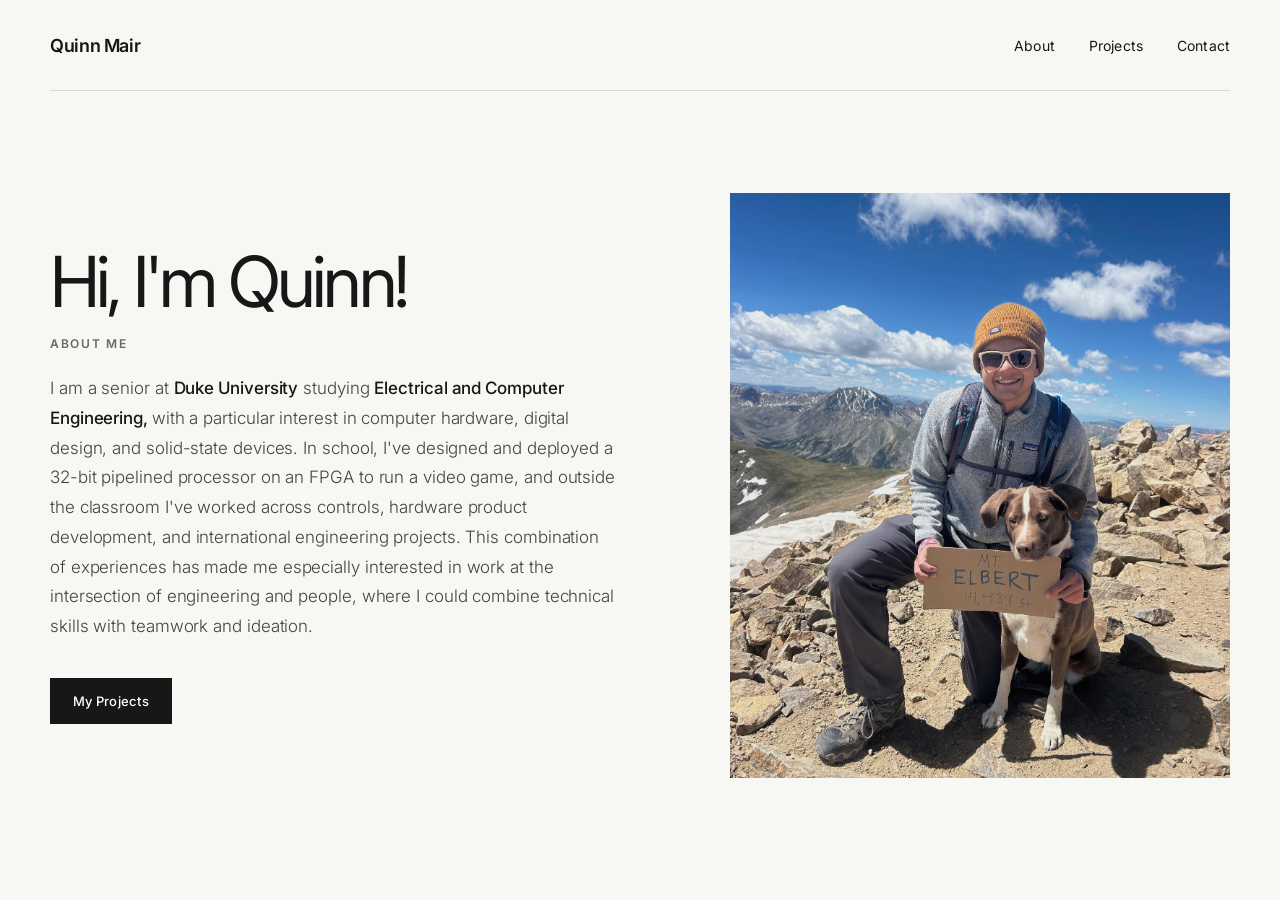
<file: index.html>
<!DOCTYPE html>
<html lang="en">


<head>
    <title>quinnmair.com</title>
    <link rel="stylesheet" href="stylesheetV2.css"> 
    <link href="https://fonts.googleapis.com/css2?family=Inter:wght@300;400;600&display=swap" rel="stylesheet">
    <link rel="icon" type="image/png" href="HDRHeadshot.jpg">
</head>


<body>
 <!--Header-->
    <div class="header" id="homepageHeader">
        <h5>Quinn Mair</h5>
        <div class="bannerButtons">
            <a href="index.html" class="navLink">About</a>
            <a href="projectspage.html" class="navLink">Projects</a>
            <a href="contactlinks.html" class="navLink">Contact</a>    
        </div>
    </div>
<!--About with image-->
    <div class="homepagePanelV2">
        <div class="panelText">
            <h3 class="pageHeadText"> Hi, I'm Quinn!</h3>
            <h4 id="aboutMeTitle">About Me</h4>
            <p id="aboutMeText">
                I am a senior at <strong>Duke University</strong> studying <strong> Electrical and Computer Engineering, </strong> with a particular interest in computer hardware, digital design, and solid-state devices.
                In school, I've designed and deployed a 32-bit pipelined processor on an FPGA to run a video game, and outside the classroom I've worked across controls, hardware product development, and international engineering projects.
                This combination of experiences has made me especially interested in work at the intersection of engineering and people, where I could combine technical skills with teamwork and ideation.

            </p>
            <a href="projectspage.html"> 
                <button class="bannerButton">My Projects</button> 
            </a>
        </div>
        <div class="panelImage">
            <img class="image-fixed" src="mtElbert.jpeg"/>
        </div>
    </div>

</body>


</html>
</file>
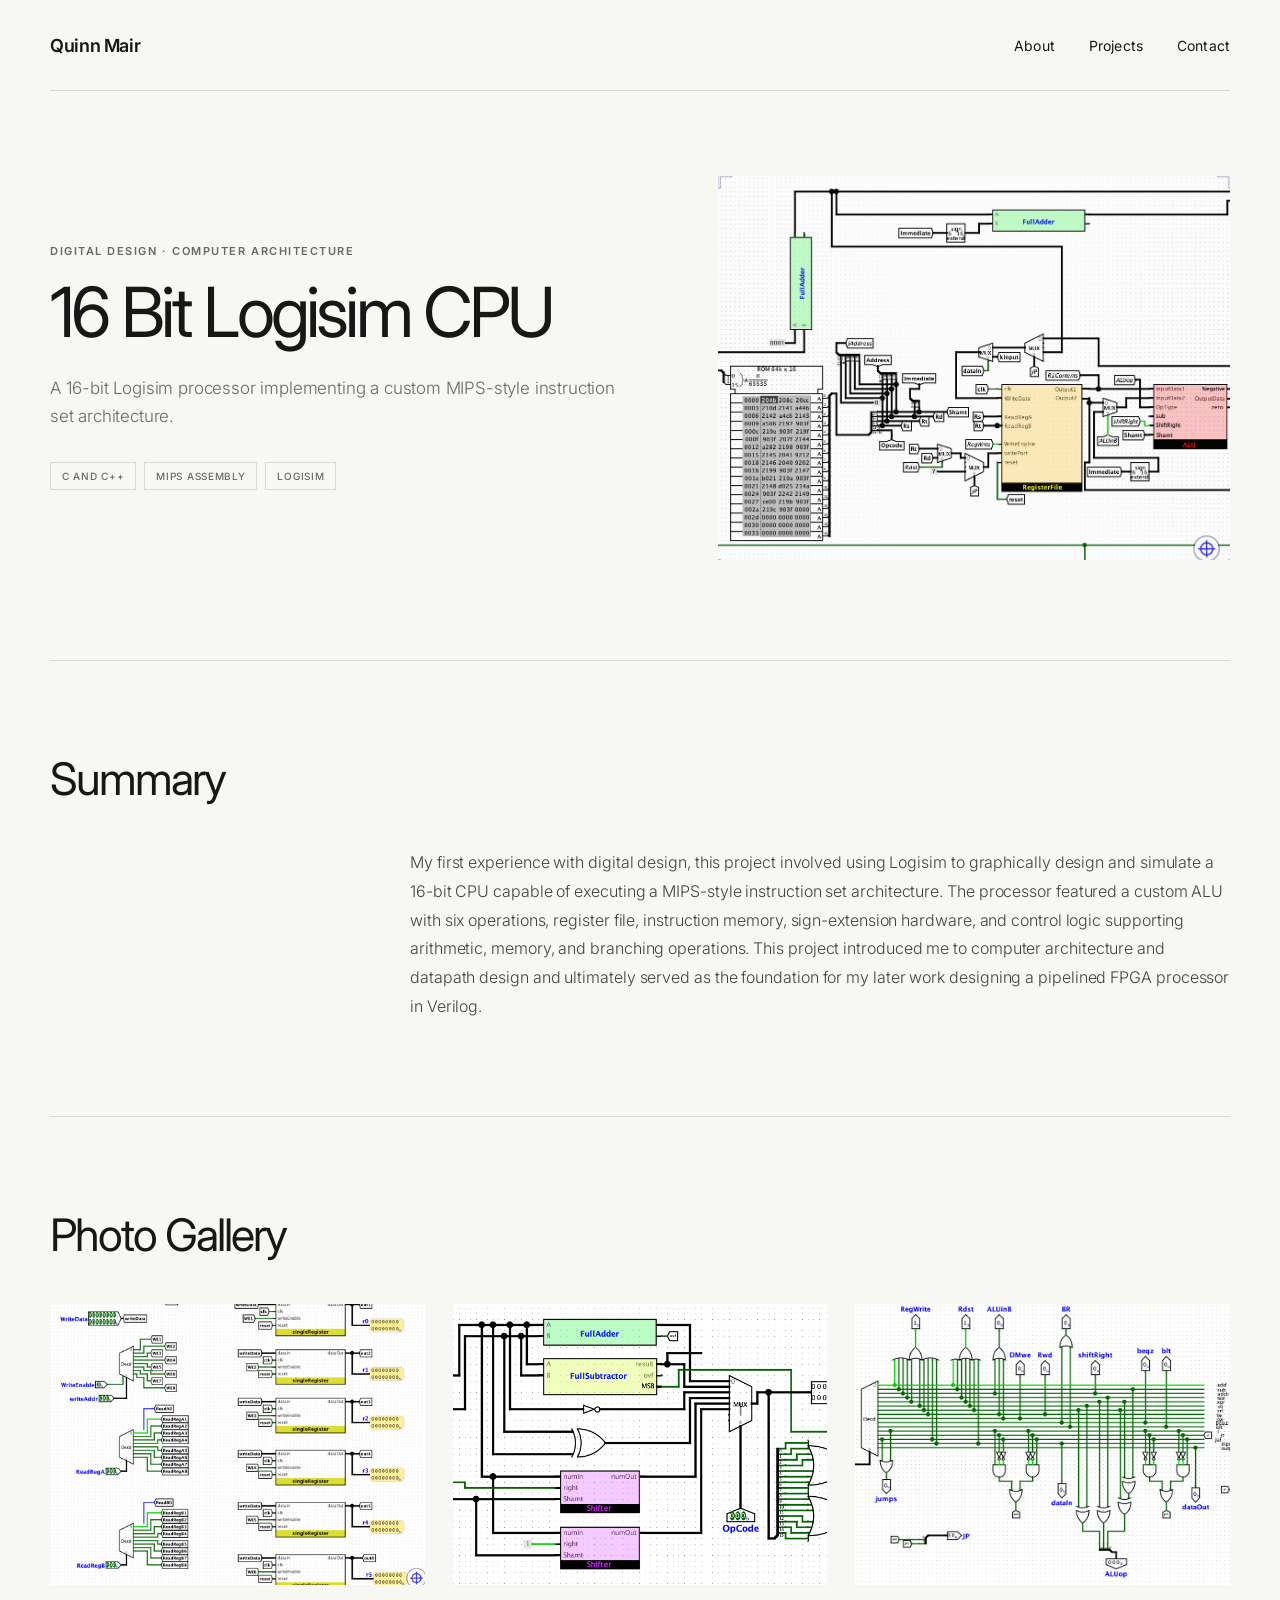
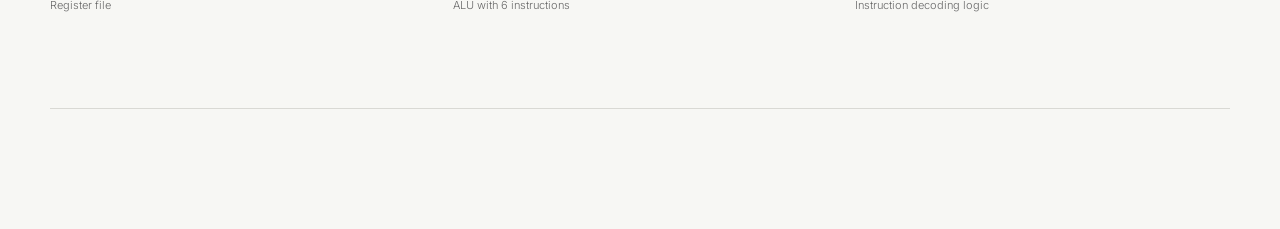
<file: 250CPU.html>
<!DOCTYPE html>
<html lang="en">


<head>
    <title>quinnmair.com</title>
    <link rel="stylesheet" href="stylesheetV2.css"> 
    <link href="https://fonts.googleapis.com/css2?family=Inter:wght@300;400;600&display=swap" rel="stylesheet">
    <link rel="icon" type="image/png" href="HDRHeadshot.jpg">
</head>

<body>
    <!--Header-->
    <div class="header" id="homepageHeader">
        <h5>Quinn Mair</h5>
        <div class="bannerButtons">
            <a href="index.html" class="navLink">About</a>
            <a href="projectspage.html" class="navLink">Projects</a>
            <a href="contactlinks.html" class="navLink">Contact</a>    
        </div>
    </div>
    
    <main>

        <section class="hero">
          <div class="hero-text">
            <p class="eyebrow">Digital Design · Computer Architecture</p>
            <h1>16 Bit Logisim CPU</h1>
            <p class="subtitle">
                A 16-bit Logisim processor implementing a custom MIPS-style instruction set architecture.
            </p>
    
            <div class="tags">
              <span>C and C++</span>
              <span>MIPS Assembly</span>
              <span>Logisim</span>
            </div>
          </div>
    
          <img src="fullCPU.png" alt="Maze game running on FPGA" class="hero-image" />
        </section>
    
        <section class="section">
          <h2>Summary</h2>
          <p class="projectAbstractText">
            My first experience with digital design, this project involved using Logisim to graphically design and simulate a 
            16-bit CPU capable of executing a MIPS-style instruction set architecture. The processor featured a custom ALU with
            six operations, register file, instruction memory, sign-extension hardware, and control logic supporting arithmetic, memory, and 
            branching operations. This project introduced me to computer architecture and datapath design and ultimately served 
            as the foundation for my later work designing a pipelined FPGA processor in Verilog. 
          </p>
    

    
        </section>
          
          <!-- PHOTO GALLERY -->


        <section class="section">
        <h2>Photo Gallery</h2>

        <div class="gallery">

            <figure class="gallery-item">
            <img src="regFile.png" alt="Register File" />
            <figcaption>
                Register file
            </figcaption>
            </figure>

            <figure class="gallery-item">
            <img src="250ALU.png" alt="ALU" />
            <figcaption>
                ALU with 6 instructions
            </figcaption>
            </figure>

            <figure class="gallery-item">
            <img src="250InstructionDecode.png" alt="Decoder Circuit" />
            <figcaption>
                Instruction decoding logic
            </figcaption>
            </figure>

        </div>
        </section>
    
        
    

    
      </main>

</body>


</html>
</file>
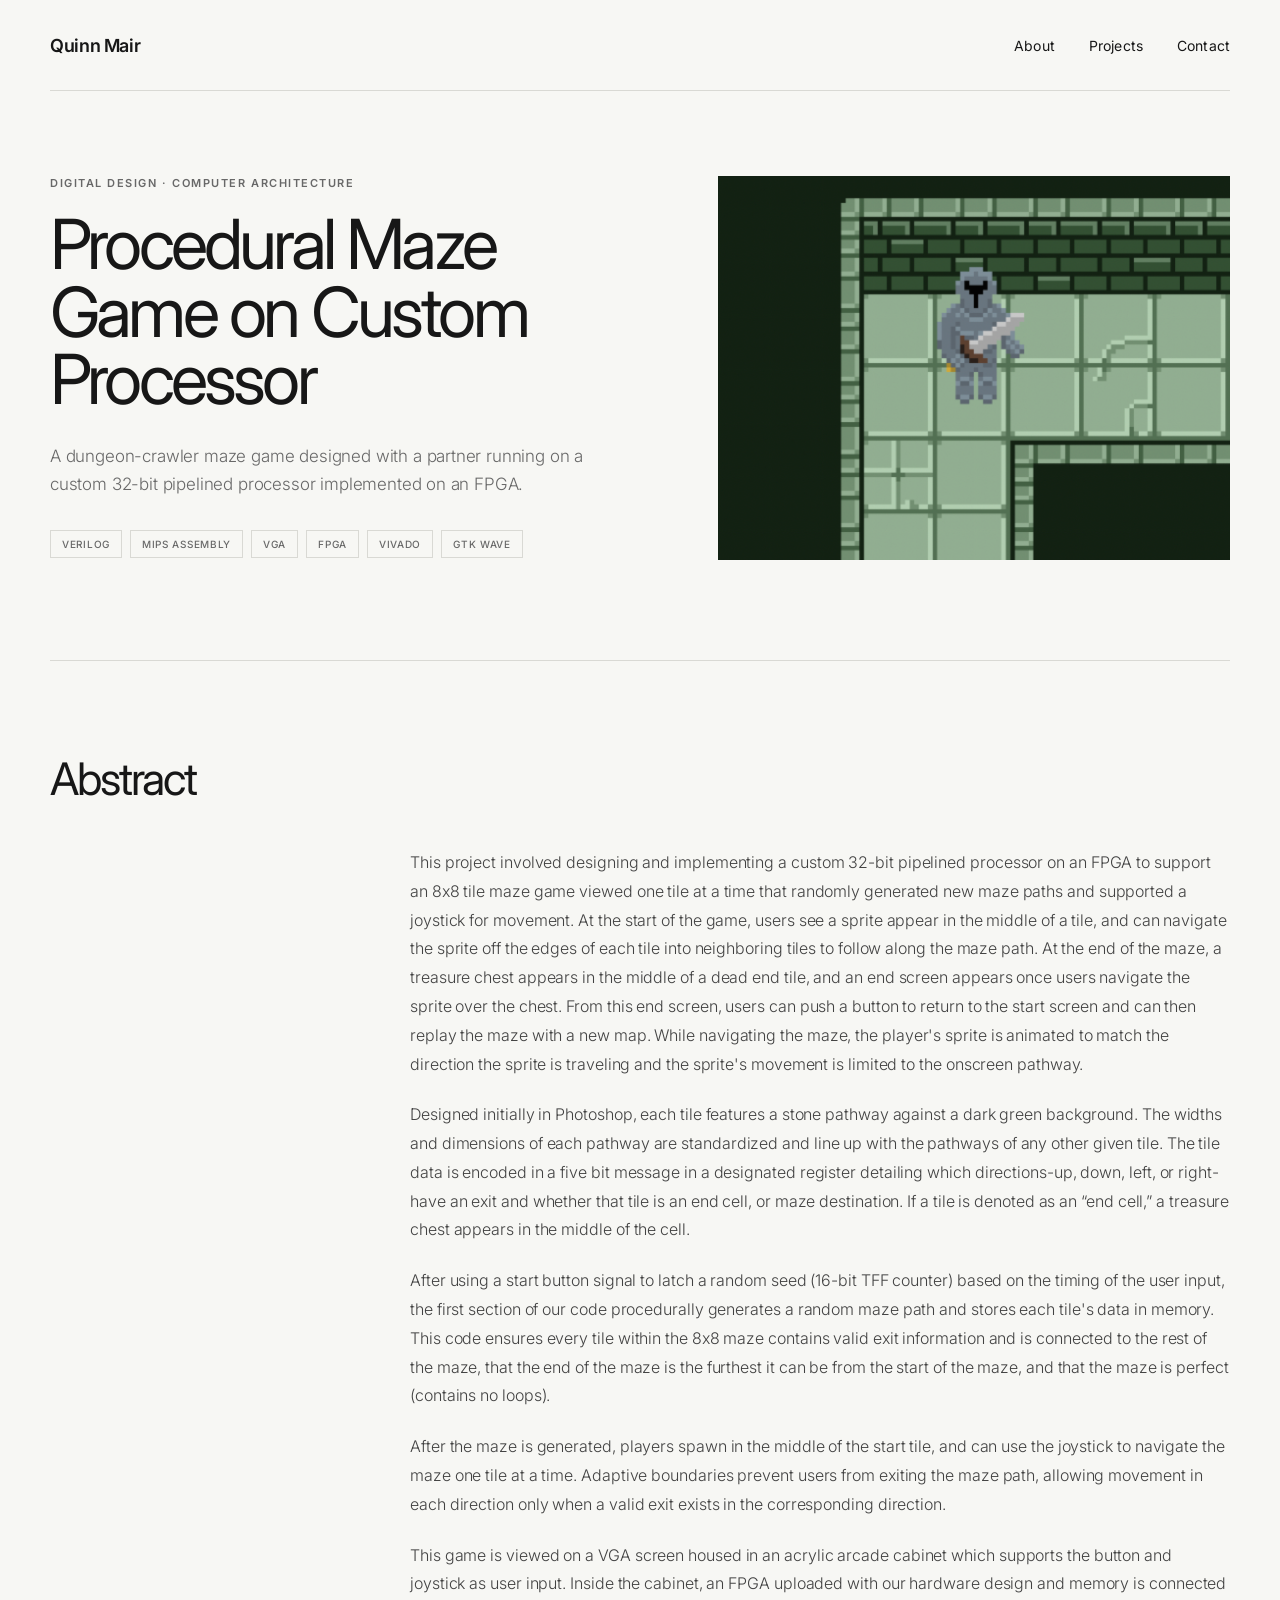
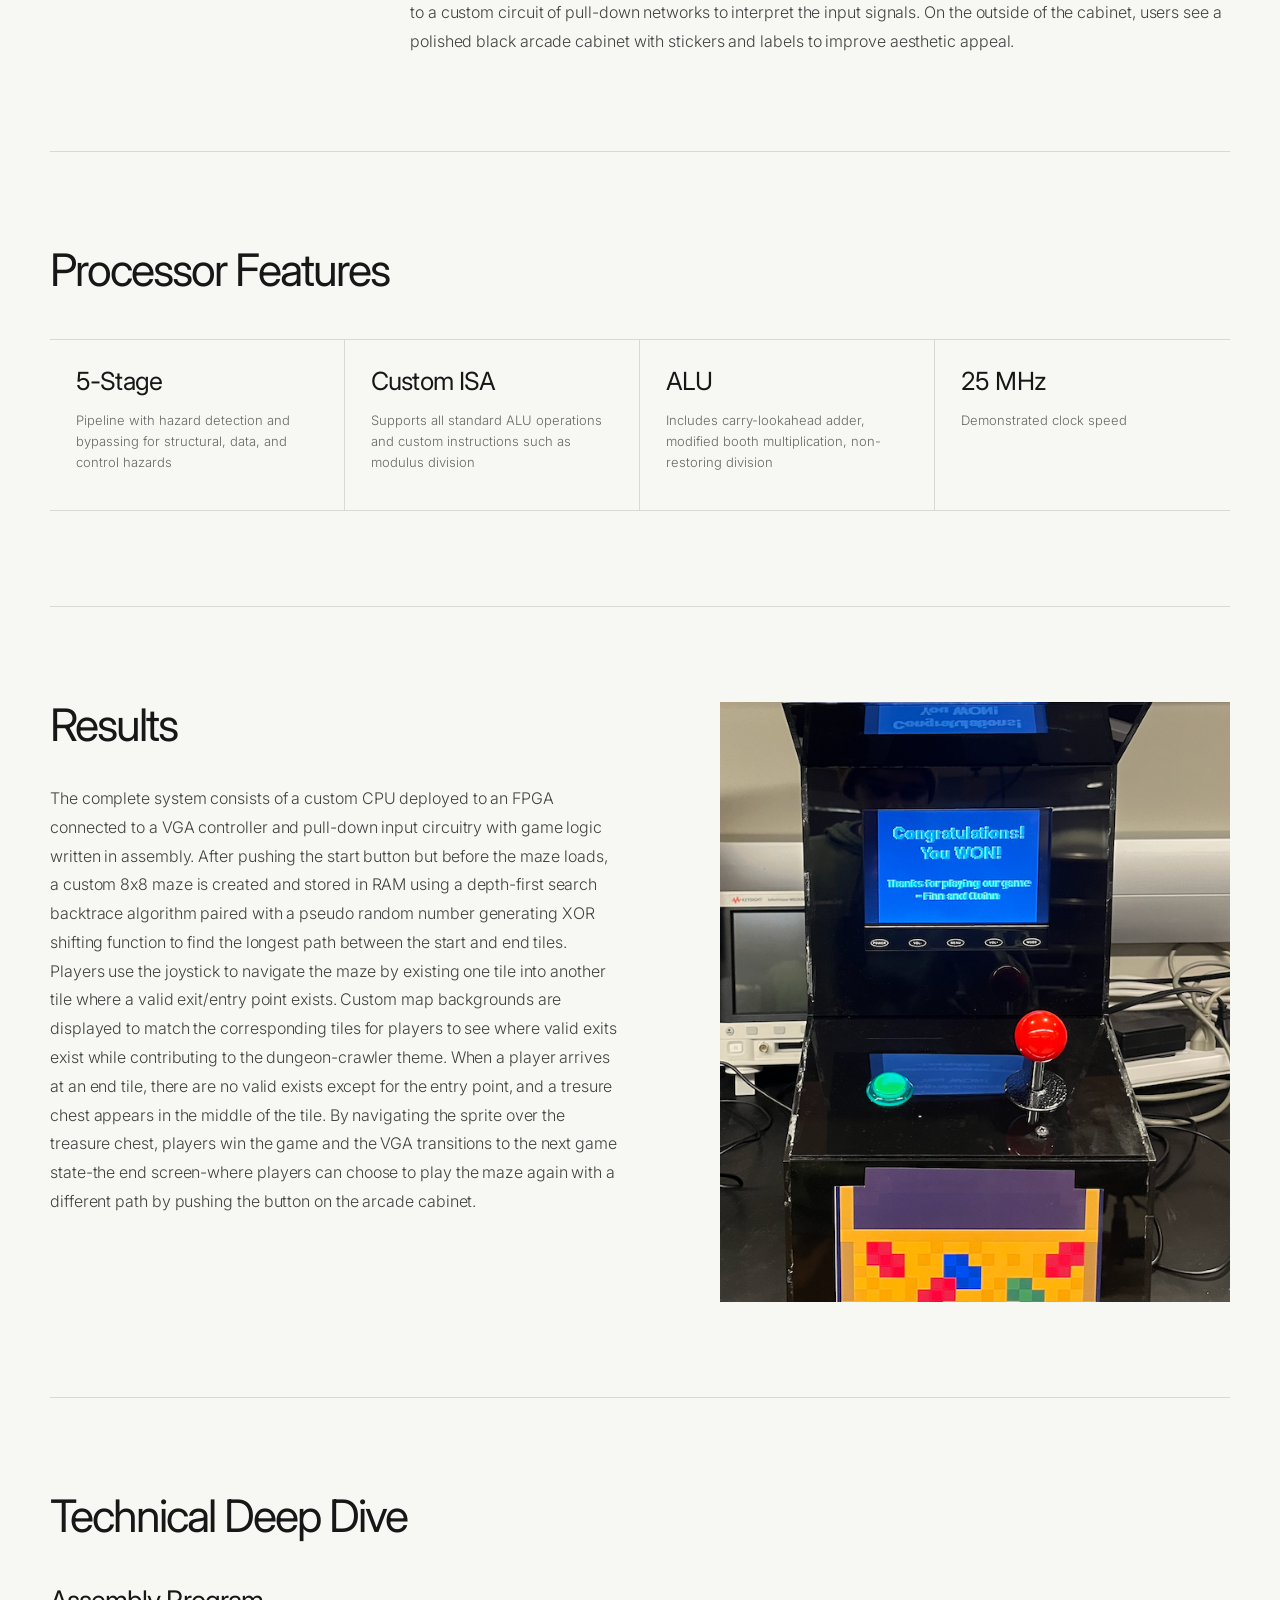
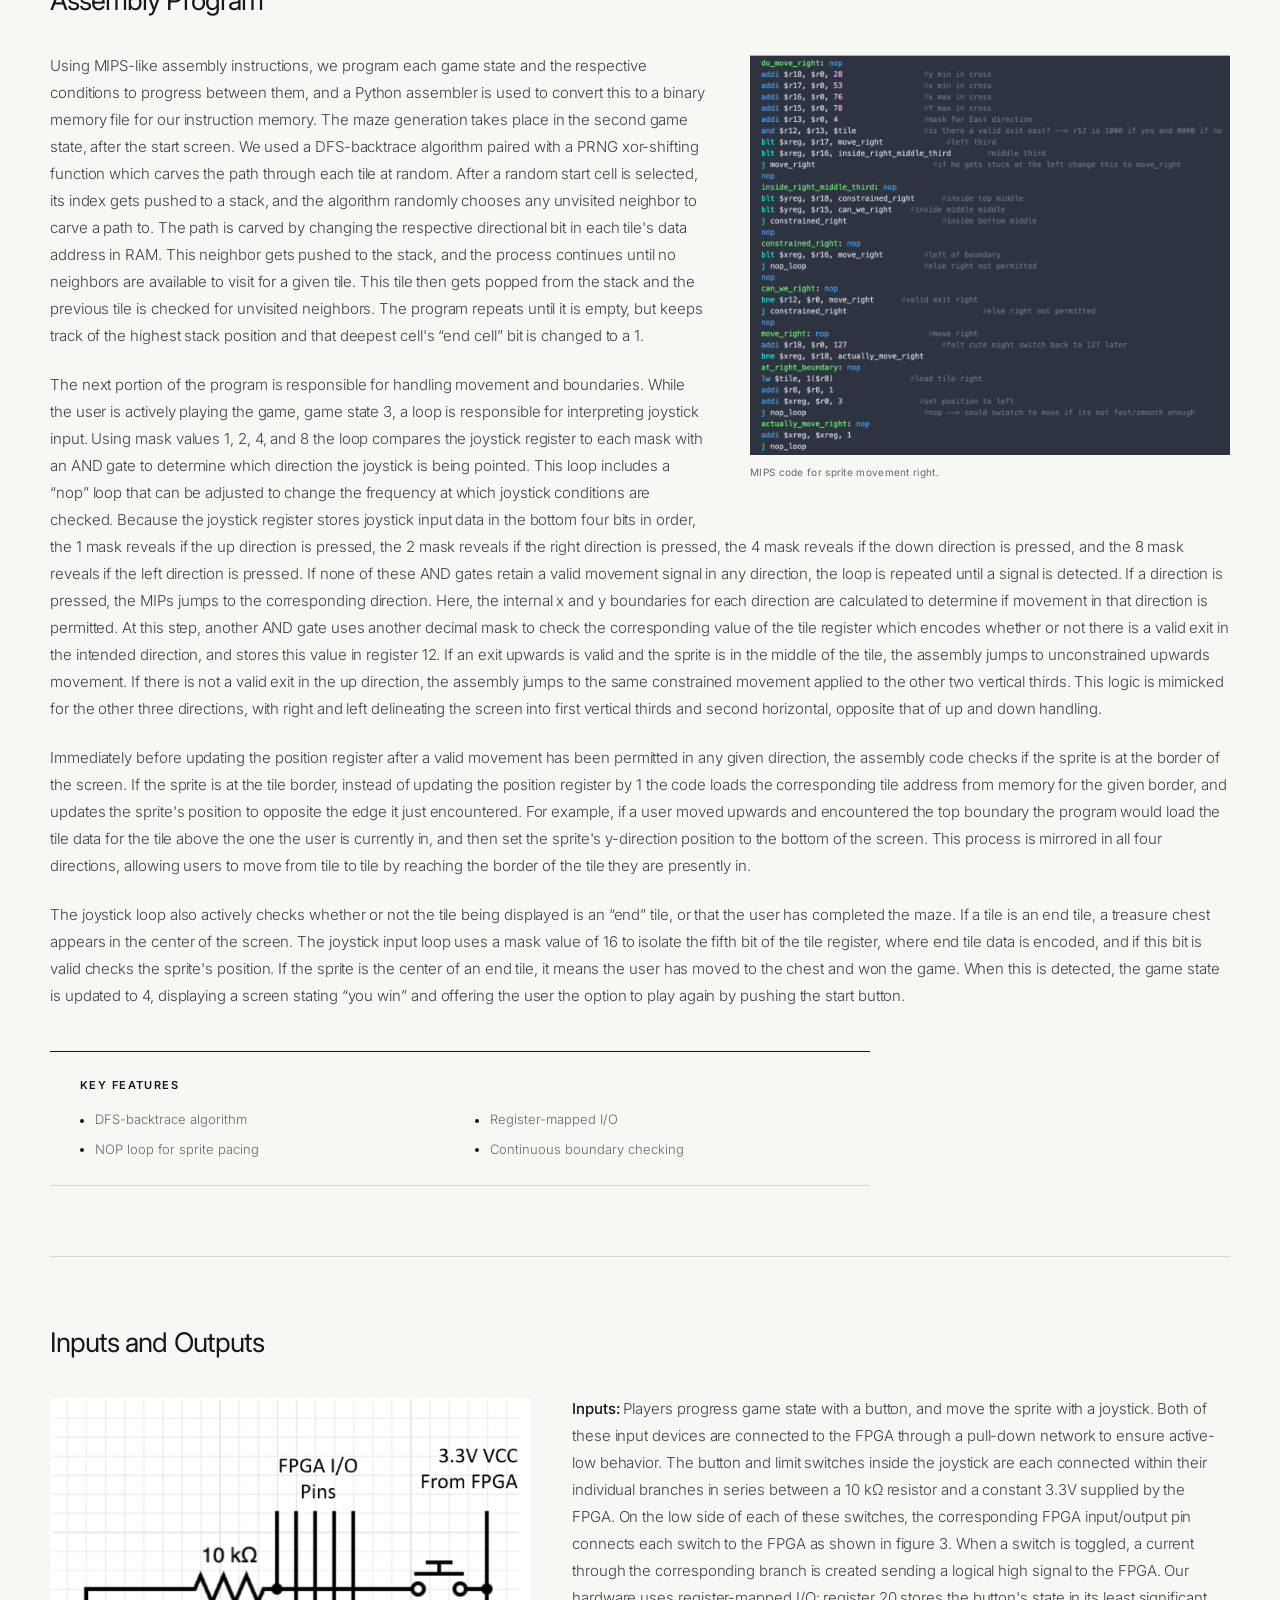
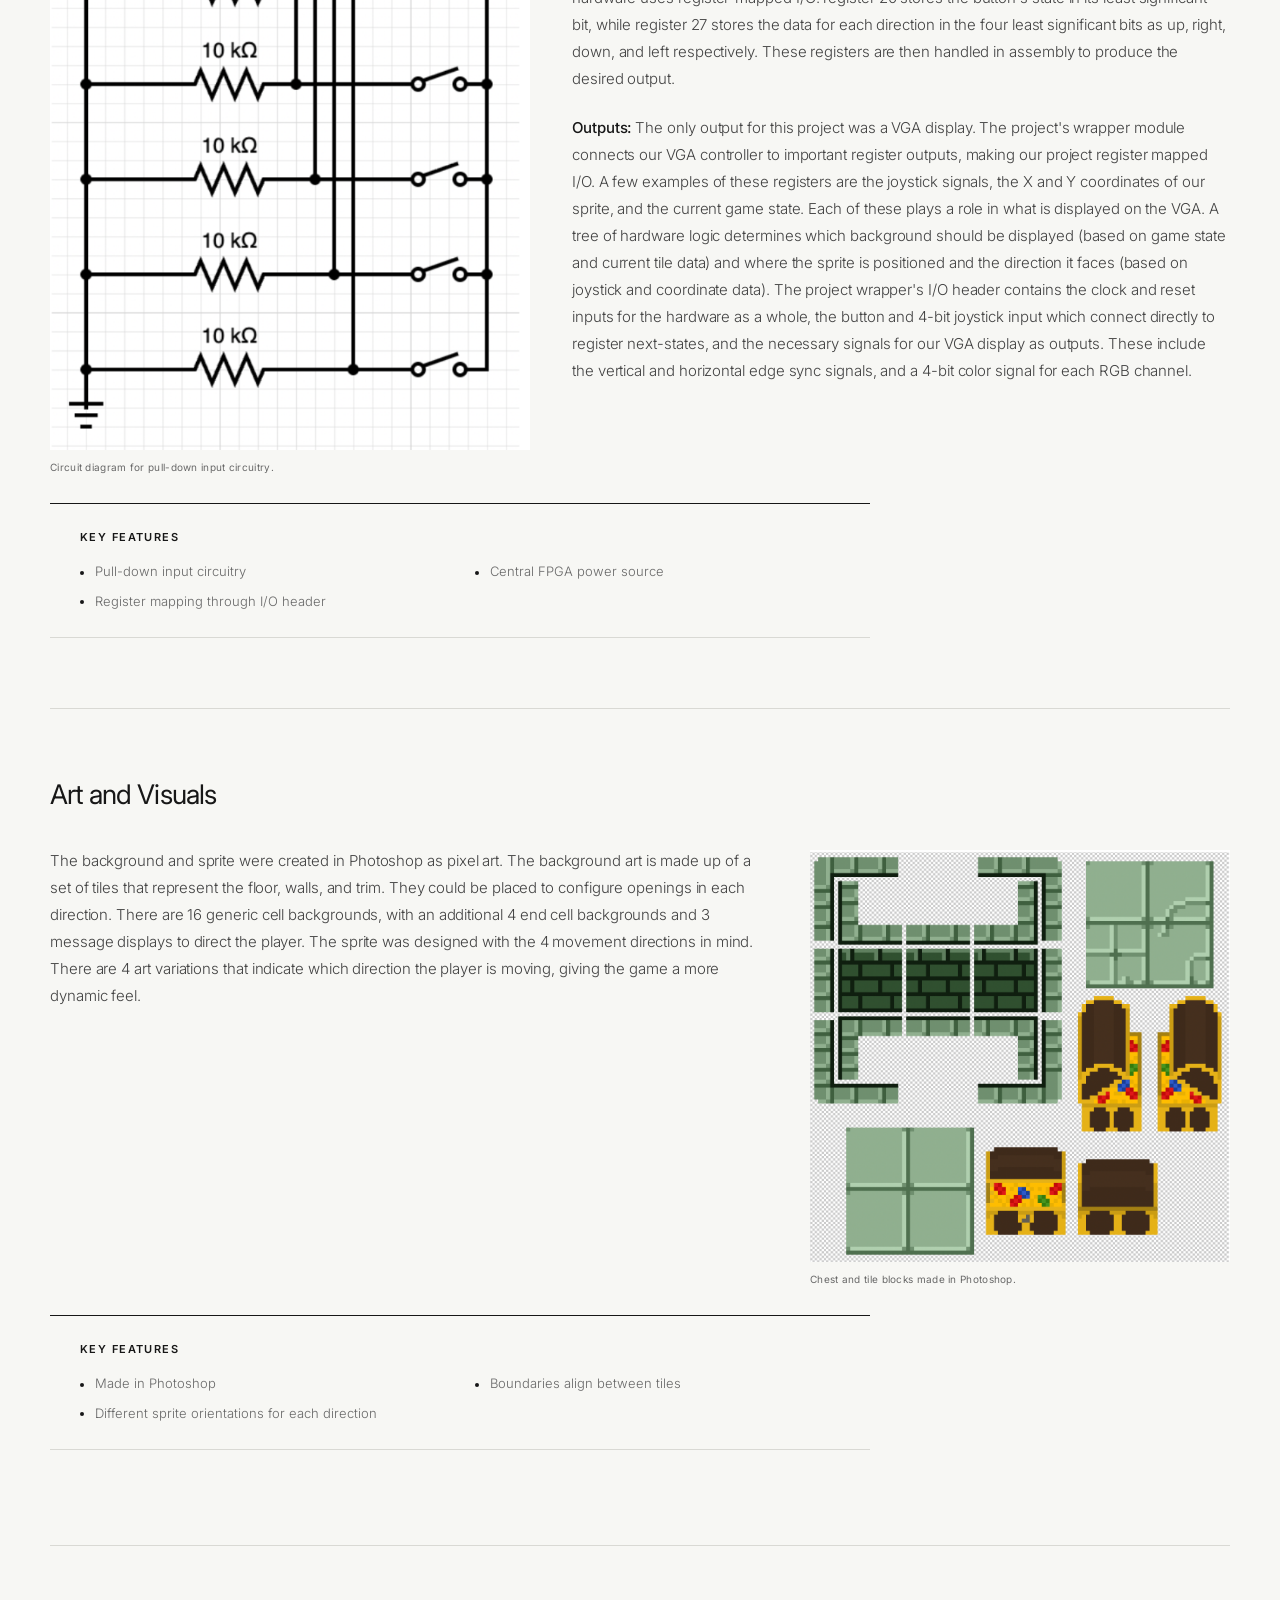
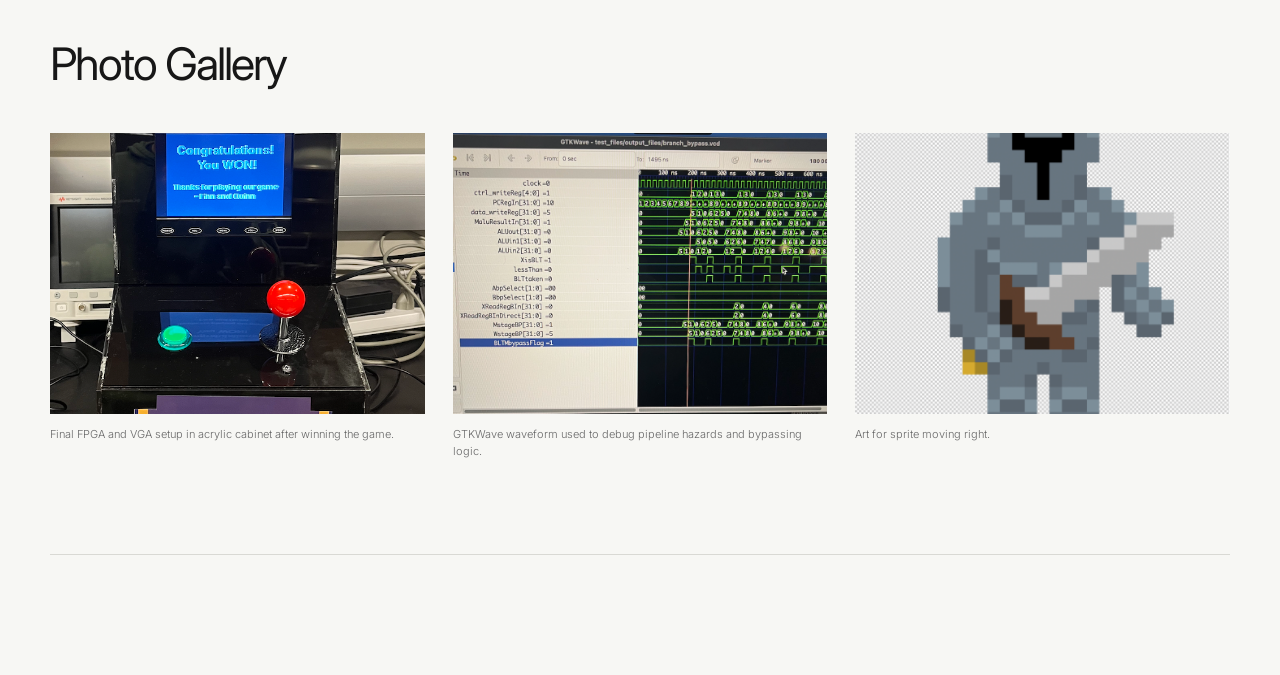
<file: 350CPU.html>
<!DOCTYPE html>
<html lang="en">


<head>
    <title>quinnmair.com</title>
    <link rel="stylesheet" href="stylesheetV2.css"> 
    <link href="https://fonts.googleapis.com/css2?family=Inter:wght@300;400;600&display=swap" rel="stylesheet">
    <link rel="icon" type="image/png" href="HDRHeadshot.jpg">
</head>

<body>
    <!--Header-->
    <div class="header" id="homepageHeader">
        <h5>Quinn Mair</h5>
        <div class="bannerButtons">
            <a href="index.html" class="navLink">About</a>
            <a href="projectspage.html" class="navLink">Projects</a>
            <a href="contactlinks.html" class="navLink">Contact</a>    
        </div>
    </div>
    
    <main>

        <section class="hero">
          <div class="hero-text">
            <p class="eyebrow">Digital Design · Computer Architecture</p>
            <h1>Procedural Maze Game on Custom Processor</h1>
            <p class="subtitle">
              A dungeon-crawler maze game designed with a partner running on a custom 32-bit 
              pipelined processor implemented on an FPGA.
            </p>
    
            <div class="tags">
              <span>Verilog</span>
              <span>MIPS Assembly</span>
              <span>VGA</span>
              <span>FPGA</span>
              <span>Vivado</span>
              <span>GTK Wave</span>
            </div>
          </div>
    
          <img src="mazeTile.ong.png" alt="Maze game running on FPGA" class="hero-image" />
        </section>
    
        <section class="section">
          <h2>Abstract</h2>
          <p class="projectAbstractText">
            This project involved designing and implementing a custom 32-bit pipelined processor on an FPGA to
            support an 8x8 tile maze game viewed one tile at a time that randomly generated new maze paths and 
            supported a joystick for movement. At the start of the game, users see a sprite appear in the 
            middle of a tile, and can navigate the sprite off the edges of each tile into neighboring tiles to follow 
            along the maze path. At the end of the maze, a treasure chest appears in the middle of a dead end tile, and 
            an end screen appears once users navigate the sprite over the chest. From this end screen, users can 
            push a button to return to the start screen and can then replay the maze with a new map. While navigating 
            the maze, the player's sprite is animated to match the direction the sprite is traveling and the sprite's 
            movement is limited to the onscreen pathway.
          </p>
          <p class="projectAbstractText">
            Designed initially in Photoshop, each tile features a stone pathway against a dark green background. 
            The widths and dimensions of each pathway are standardized and line up with the pathways of any other 
            given tile. The tile data is encoded in a five bit message in a designated register detailing which 
            directions-up, down, left, or right-have an exit and whether that tile is an end cell, or maze destination. 
            If a tile is denoted as an “end cell,” a treasure chest appears in the middle of the cell.
          </p>
          <p class="projectAbstractText">
            After using a start button signal to latch a random seed (16-bit TFF counter) based on the timing of the 
            user input, the first section of our code procedurally generates a random maze path and stores each tile's 
            data in memory. This code ensures every tile within the 8x8 maze contains valid exit information and is 
            connected to the rest of the maze, that the end of the maze is the furthest it can be from the start of the 
            maze, and that the maze is perfect (contains no loops). 
          </p>
          <p class="projectAbstractText">
            After the maze is generated, players spawn in the middle of the start tile, and can use the joystick 
            to navigate the maze one tile at a time. Adaptive boundaries prevent users from exiting the maze path, 
            allowing movement in each direction only when a valid exit exists in the corresponding direction. 
          </p>
          <p class="projectAbstractText">
            This game is viewed on a VGA screen housed in an acrylic arcade cabinet which supports the button and 
            joystick as user input. Inside the cabinet, an FPGA uploaded with our hardware design and memory is 
            connected to a custom circuit of pull-down networks to interpret the input signals. On the outside of 
            the cabinet, users see a polished black arcade cabinet with stickers and labels to improve aesthetic appeal. 
          </p>
        </section>
    
        <section class="section">
          <h2>Processor Features</h2>
    
          <div class="results-grid">
            <div class="result-card">
              <h3>5-Stage</h3>
              <p>Pipeline with hazard detection and bypassing for structural, data, and control hazards</p>
            </div>
            <div class="result-card">
              <h3>Custom ISA</h3>
              <p>Supports all standard ALU operations and custom instructions such as modulus division</p>
            </div>
            <div class="result-card">
              <h3>ALU</h3>
              <p>Includes carry-lookahead adder, modified booth multiplication, non-restoring division</p>
            </div>
            <div class="result-card">
              <h3>25 MHz</h3>
              <p>Demonstrated clock speed</p>
            </div>
          </div>
        </section>
    
        <section class="ThreeFiftyresultsSectionSplit">  <!-- class was originally hero-img we think?-->
          <div>
            <h2>Results</h2>
            <p class="projectAbstractText">
              The complete system consists of a custom CPU deployed to an FPGA connected to a VGA controller and
              pull-down input circuitry with game logic written in assembly. After pushing the start button but before the maze loads,
              a custom 8x8 maze is created and stored in RAM using a depth-first search backtrace algorithm paired with a pseudo random 
              number generating XOR shifting function to find the longest path between the start and end tiles. Players use the joystick
              to navigate the maze by existing one tile into another tile where a valid exit/entry point exists. Custom map backgrounds
              are displayed to match the corresponding tiles for players to see where valid exits exist while contributing to the 
              dungeon-crawler theme. When a player arrives at an end tile, there are no valid exists except for the entry point, and a 
              tresure chest appears in the middle of the tile. By navigating the sprite over the treasure chest, players win the game 
              and the VGA transitions to the next game state-the end screen-where players can choose to play the maze again with a 
              different path by pushing the button on the arcade cabinet.
            </p>
            <!-- BULLET POINTS IN RESULTS
            <ul>
              <li>Five-stage instruction pipeline</li>
              <li>Hazard detection and forwarding</li>
              <li>Memory-mapped graphics interface</li>
              <li>VGA timing and pixel generation</li>
            </ul>
            -->
          </div>
    
          <img src="mazePic.png" alt="Full maze arcade cabinet" class="results-image" />
        </section>
    
        <section class="section">
            <h2>Technical Deep Dive</h2>
          
            <div class="deep-dive">
          
              <!-- BLOCK 1 -->
          
              <div class="deep-dive-block">
          
                <div class="deep-dive-text">
                  <h3>Assembly Program</h3>

                  <figure class="wrapped-figure">
                    <img src="movementRightMIPS.png" alt="Assembly code screenshot" />
                    <figcaption>
                      MIPS code for sprite movement right.
                    </figcaption>
                  </figure>
          
                  <p class="techDeepDiveJustify">
                    Using MIPS-like assembly instructions, we program each game state and the respective conditions to progress 
                    between them, and a Python assembler is used to convert this to a binary memory file for our instruction memory. 
                    The maze generation takes place in the second game state, after the start screen. We used a DFS-backtrace algorithm 
                    paired with a PRNG xor-shifting function which carves the path through each tile at random. After a random start 
                    cell is selected, its index gets pushed to a stack, and the algorithm randomly chooses any unvisited neighbor 
                    to carve a path to. The path is carved by changing the respective directional bit in each tile's data address 
                    in RAM. This neighbor gets pushed to the stack, and the process continues until no neighbors are available to 
                    visit for a given tile. This tile then gets popped from the stack and the previous tile is checked for unvisited 
                    neighbors. The program repeats until it is empty, but keeps track of the highest stack position and that deepest 
                    cell's “end cell” bit is changed to a 1.
                  </p>
                  <p class="techDeepDiveJustify">
                    The next portion of the program is responsible for handling movement and boundaries. While the user is actively 
                    playing the game, game state 3, a loop is responsible for interpreting joystick input. Using mask values 1, 2, 4, 
                    and 8 the loop compares the joystick register to each mask with an AND gate to determine which direction the 
                    joystick is being pointed. This loop includes a “nop” loop that can be adjusted to change the frequency at which 
                    joystick conditions are checked. Because the joystick register stores joystick input data in the bottom four bits 
                    in order, the 1 mask reveals if the up direction is pressed, the 2 mask reveals if the right direction is pressed, 
                    the 4 mask reveals if the down direction is pressed, and the 8 mask reveals if the left direction is pressed. If 
                    none of these AND gates retain a valid movement signal in any direction, the loop is repeated until a signal is 
                    detected. If a direction is pressed, the MIPs jumps to the corresponding direction. Here, the internal x and y 
                    boundaries for each direction are calculated to determine if movement in that direction is permitted. At this step, 
                    another AND gate uses another decimal mask to check the corresponding value of the tile register which encodes 
                    whether or not there is a valid exit in the intended direction, and stores this value in register 12.
                    If an exit upwards is valid and the sprite is in the middle of the tile, the assembly jumps to 
                    unconstrained upwards movement. If there is not a valid exit in the up direction, the assembly jumps to the same 
                    constrained movement applied to the other two vertical thirds. This logic is mimicked for the other three directions, 
                    with right and left delineating the screen into first vertical thirds and second horizontal, opposite that of up and 
                    down handling. 
                  </p>
                  <p class="techDeepDiveJustify">
                    Immediately before updating the position register after a valid movement has been permitted in any given direction, 
                    the assembly code checks if the sprite is at the border of the screen. If the sprite is at the tile border, 
                    instead of updating the position register by 1 the code loads the corresponding tile address from memory for the 
                    given border, and updates the sprite's position to opposite the edge it just encountered. For example, if a user 
                    moved upwards and encountered the top boundary the program would load the tile data for the tile above the one the 
                    user is currently in, and then set the sprite's y-direction position to the bottom of the screen. This process is 
                    mirrored in all four directions, allowing users to move from tile to tile by reaching the border of the tile they 
                    are presently in. 
                  </p>
                  <p class="techDeepDiveJustify">
                    The joystick loop also actively checks whether or not the tile being displayed is an “end” tile, or that the user 
                    has completed the maze. If a tile is an end tile, a treasure chest appears in the center of the screen. The joystick 
                    input loop uses a mask value of 16 to isolate the fifth bit of the tile register, where end tile data is encoded, 
                    and if this bit is valid checks the sprite's position. If the sprite is the center of an end tile, it means the user 
                    has moved to the chest and won the game. When this is detected, the game state is updated to 4, displaying a screen 
                    stating “you win” and offering the user the option to play again by pushing the start button. 
                  </p>
          
                  <div class="highlight-box">
                    <h4>Key Features</h4>
                    <ul class="feature-list">
                      <li>DFS-backtrace algorithm</li>
                      <li>Register-mapped I/O</li>
                      <li>NOP loop for sprite pacing</li>
                      <li>Continuous boundary checking</li>
                    </ul>
                  </div>
                </div>
          
          
              </div>
          
              <!-- BLOCK 2 -->
          
              <div class="deep-dive-block reverse">
        
          
                <div class="deep-dive-text">
                  <h3>Inputs and Outputs</h3>

                  <figure class="wrapped-figure left">
                    <img src="350MazeIODiagram.png" alt="I/O circuit diagram" />
                    <figcaption>
                      Circuit diagram for pull-down input circuitry.
                    </figcaption>
                  </figure>
          
                  <p class="techDeepDiveJustify">
                    <strong>Inputs:</strong> Players progress game state with a button, and move the sprite with a joystick. Both of 
                    these input devices are connected to the FPGA through a pull-down network to ensure active-low behavior. The button 
                    and limit switches inside the joystick are each connected within their individual branches in series between a 10 kΩ 
                    resistor and a constant 3.3V supplied by the FPGA. On the low side of each of these switches, the corresponding FPGA 
                    input/output pin connects each switch to the FPGA as shown in figure 3. When a switch is toggled, a current through 
                    the corresponding branch is created sending a logical high signal to the FPGA. Our hardware uses register-mapped I/O: 
                    register 20 stores the button's state in its least significant bit, while register 27 stores the data for each 
                    direction in the four least significant bits as up, right, down, and left respectively. These registers are then 
                    handled in assembly to produce the desired output.
                  </p>
          
                  <p class="techDeepDiveJustify">
                    <strong>Outputs:</strong> The only output for this project was a VGA display. The project's wrapper module 
                    connects our VGA controller to important register outputs, making our project register mapped I/O. A few examples 
                    of these registers are the joystick signals, the X and Y coordinates of our sprite, and the current game state. 
                    Each of these plays a role in what is displayed on the VGA. A tree of hardware logic determines which background 
                    should be displayed (based on game state and current tile data) and where the sprite is positioned and the direction 
                    it faces (based on joystick and coordinate data). The project wrapper's I/O header contains the clock and reset 
                    inputs for the hardware as a whole, the button and 4-bit joystick input which connect directly to register 
                    next-states, and the necessary signals for our VGA display as outputs. These include the vertical and horizontal 
                    edge sync signals, and a 4-bit color signal for each RGB channel.
                  </p>

          
                  <div class="highlight-box">
                    <h4>Key Features</h4>
                    <ul class="feature-list">
                      <li>Pull-down input circuitry</li>
                      <li>Central FPGA power source</li>
                      <li>Register mapping through I/O header</li>
                    </ul>
                  </div>
                </div>

          
              </div>

              <!-- BLOCK 3 -->
          
              <div class="deep-dive-block">
          
                <div class="deep-dive-text">
                  <h3>Art and Visuals</h3>

                  <figure class="wrapped-figure art">
                    <img src="350CPUArt.png" alt="Sample chest and tile blocks" />
                    <figcaption>
                      Chest and tile blocks made in Photoshop.
                    </figcaption>
                  </figure>
          
                  <p>
                    The background and sprite were created in Photoshop as pixel art. The background art is made up of a set of 
                    tiles that represent the floor, walls, and trim. They could be placed to configure openings in each direction. 
                    There are 16 generic cell backgrounds, with an additional 4 end cell backgrounds and 3 message displays to direct 
                    the player. The sprite was designed with the 4 movement directions in mind. There are 4 art variations that 
                    indicate which direction the player is moving, giving the game a more dynamic feel.
                  </p>
          
                  <div class="highlight-box">
                    <h4>Key Features</h4>
                    <ul class="feature-list">
                      <li>Made in Photoshop</li>
                      <li>Boundaries align between tiles</li>
                      <li>Different sprite orientations for each direction</li>
                    </ul>
                  </div>
                </div>
          
          
              </div>

            </div>
          </section>

          
          <!-- PHOTO GALLERY -->


        <section class="section">
        <h2>Photo Gallery</h2>

        <div class="gallery">

            <figure class="gallery-item">
            <img src="mazePic.png" alt="Full VGA setup and display cabinet" />
            <figcaption>
                Final FPGA and VGA setup in acrylic cabinet after winning the game.
            </figcaption>
            </figure>

            <figure class="gallery-item">
            <img src="GTKwaveSS.png" alt="Simulation waveform" />
            <figcaption>
                GTKWave waveform used to debug pipeline hazards and bypassing logic.
            </figcaption>
            </figure>

            <figure class="gallery-item">
            <img src="350SpriteRight.png" alt="Sample sprite image" />
            <figcaption>
                Art for sprite moving right.
            </figcaption>
            </figure>

        </div>
        </section>
    

    
      </main>

</body>


</html>
</file>
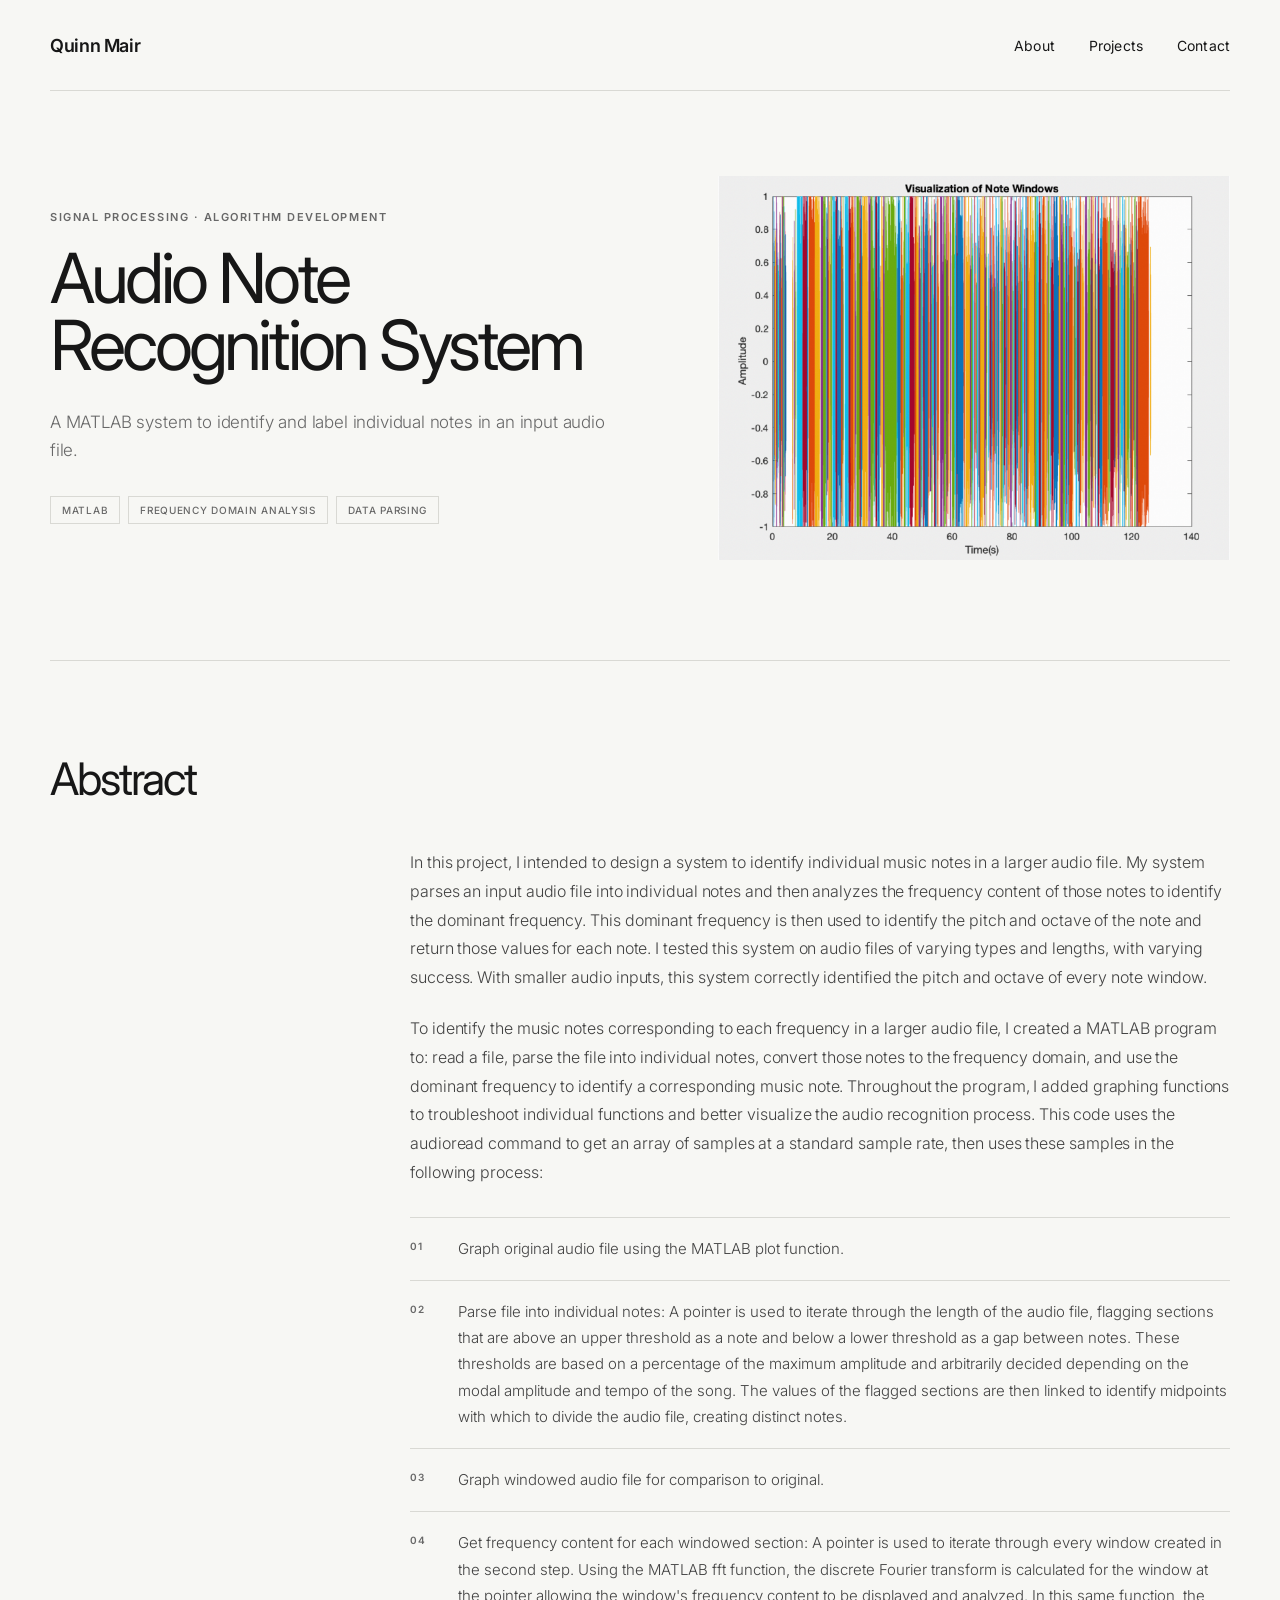
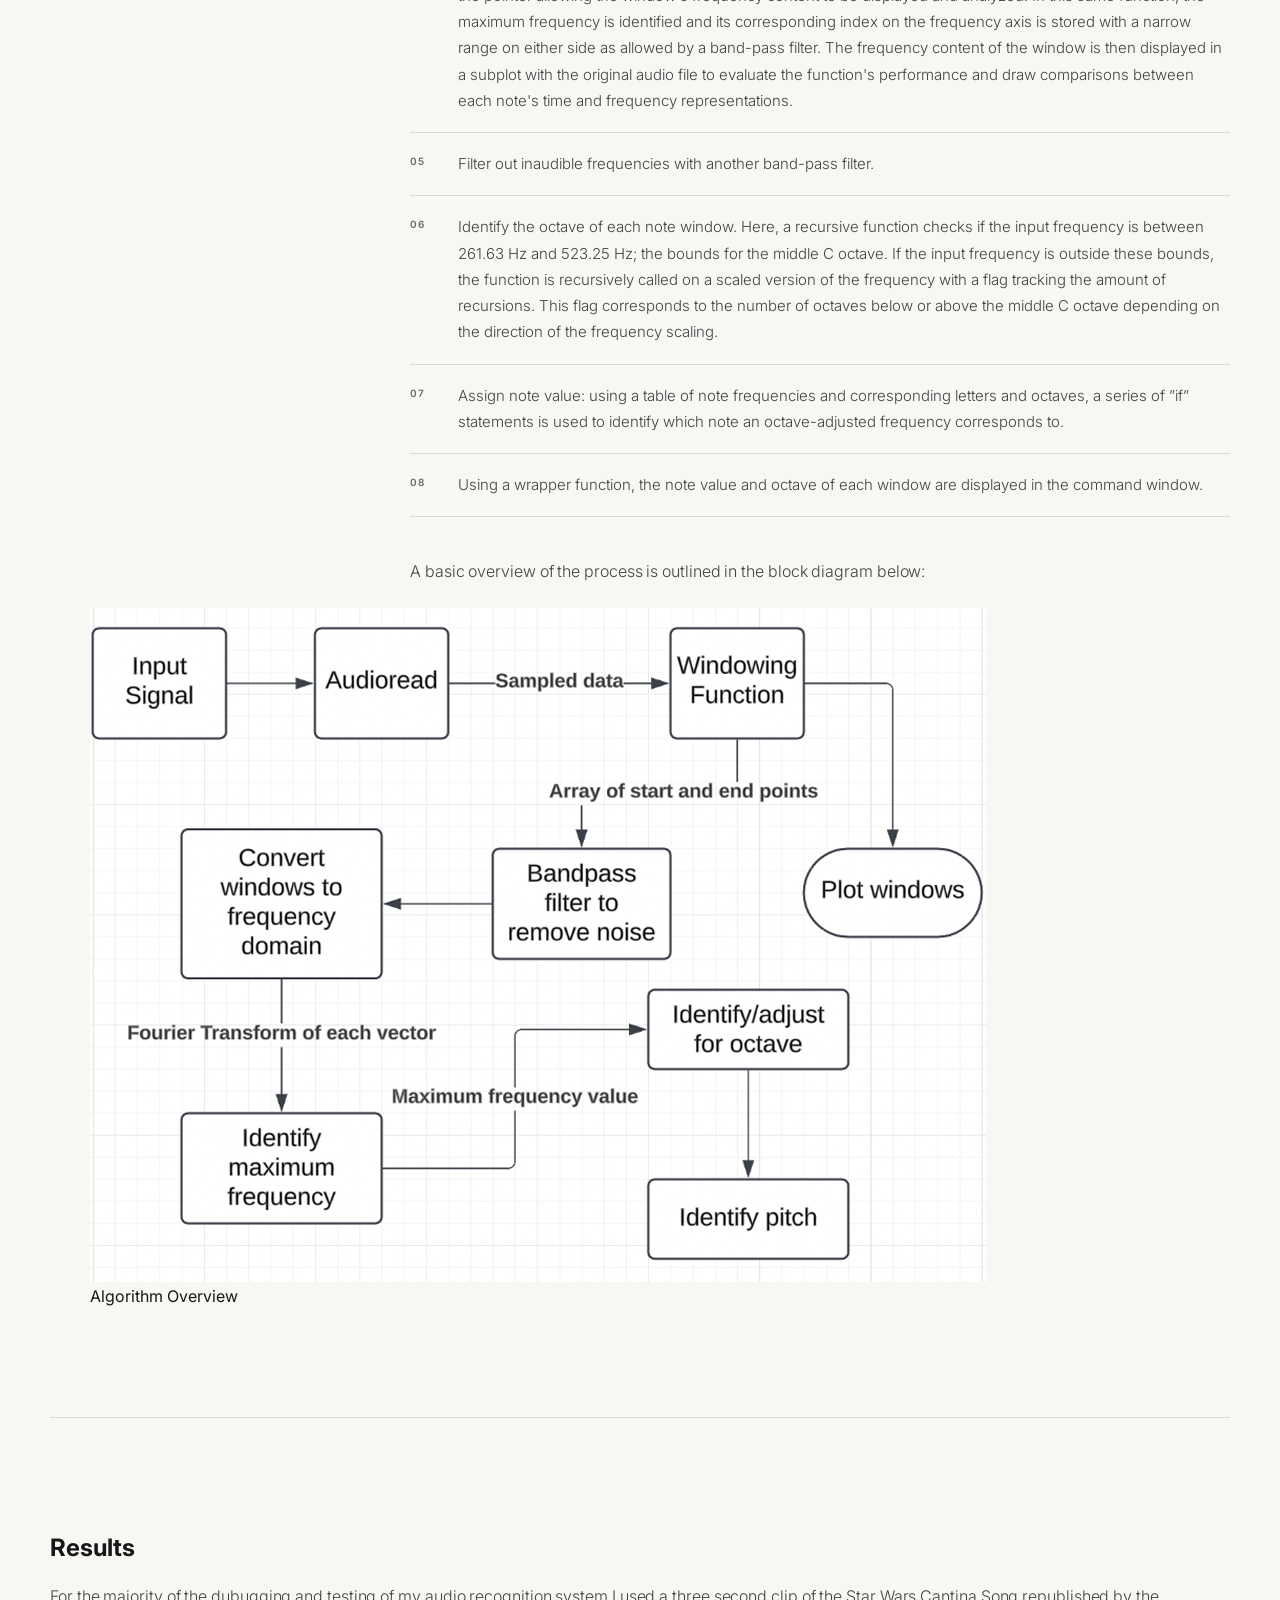
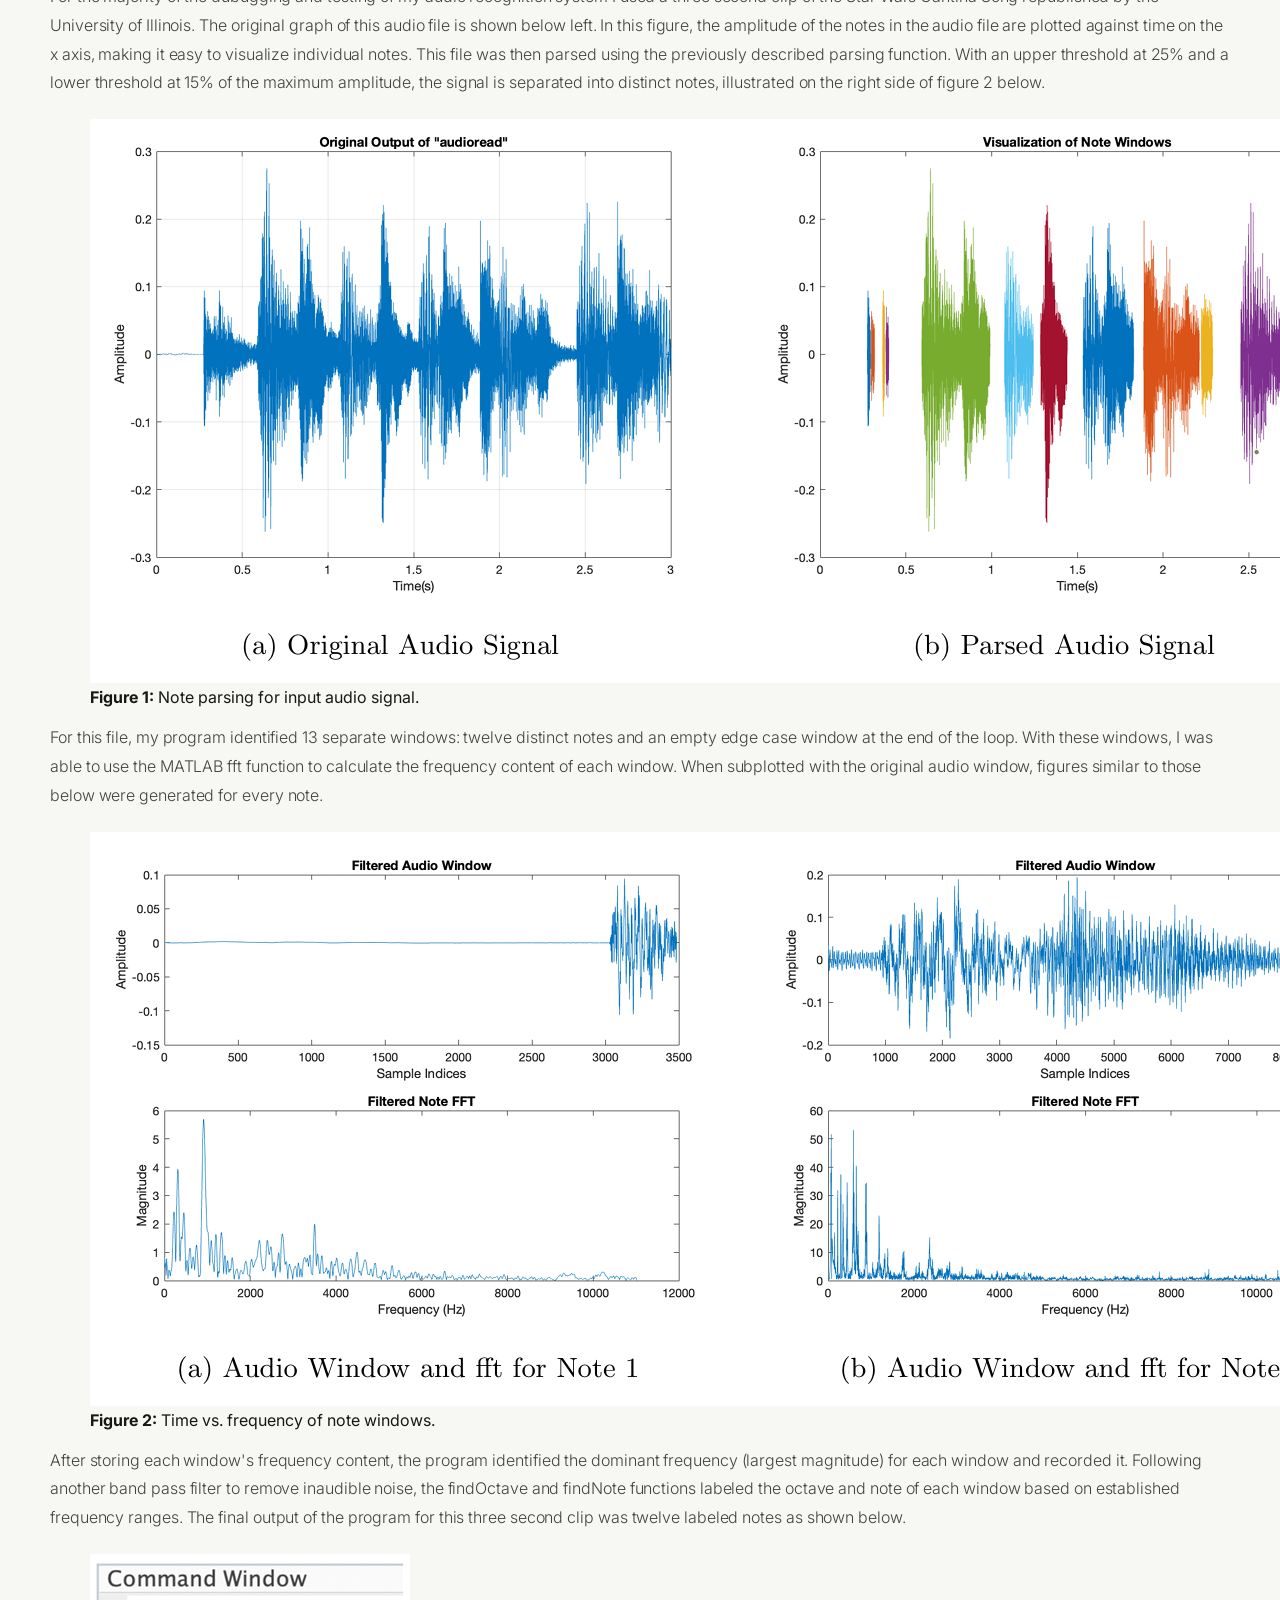
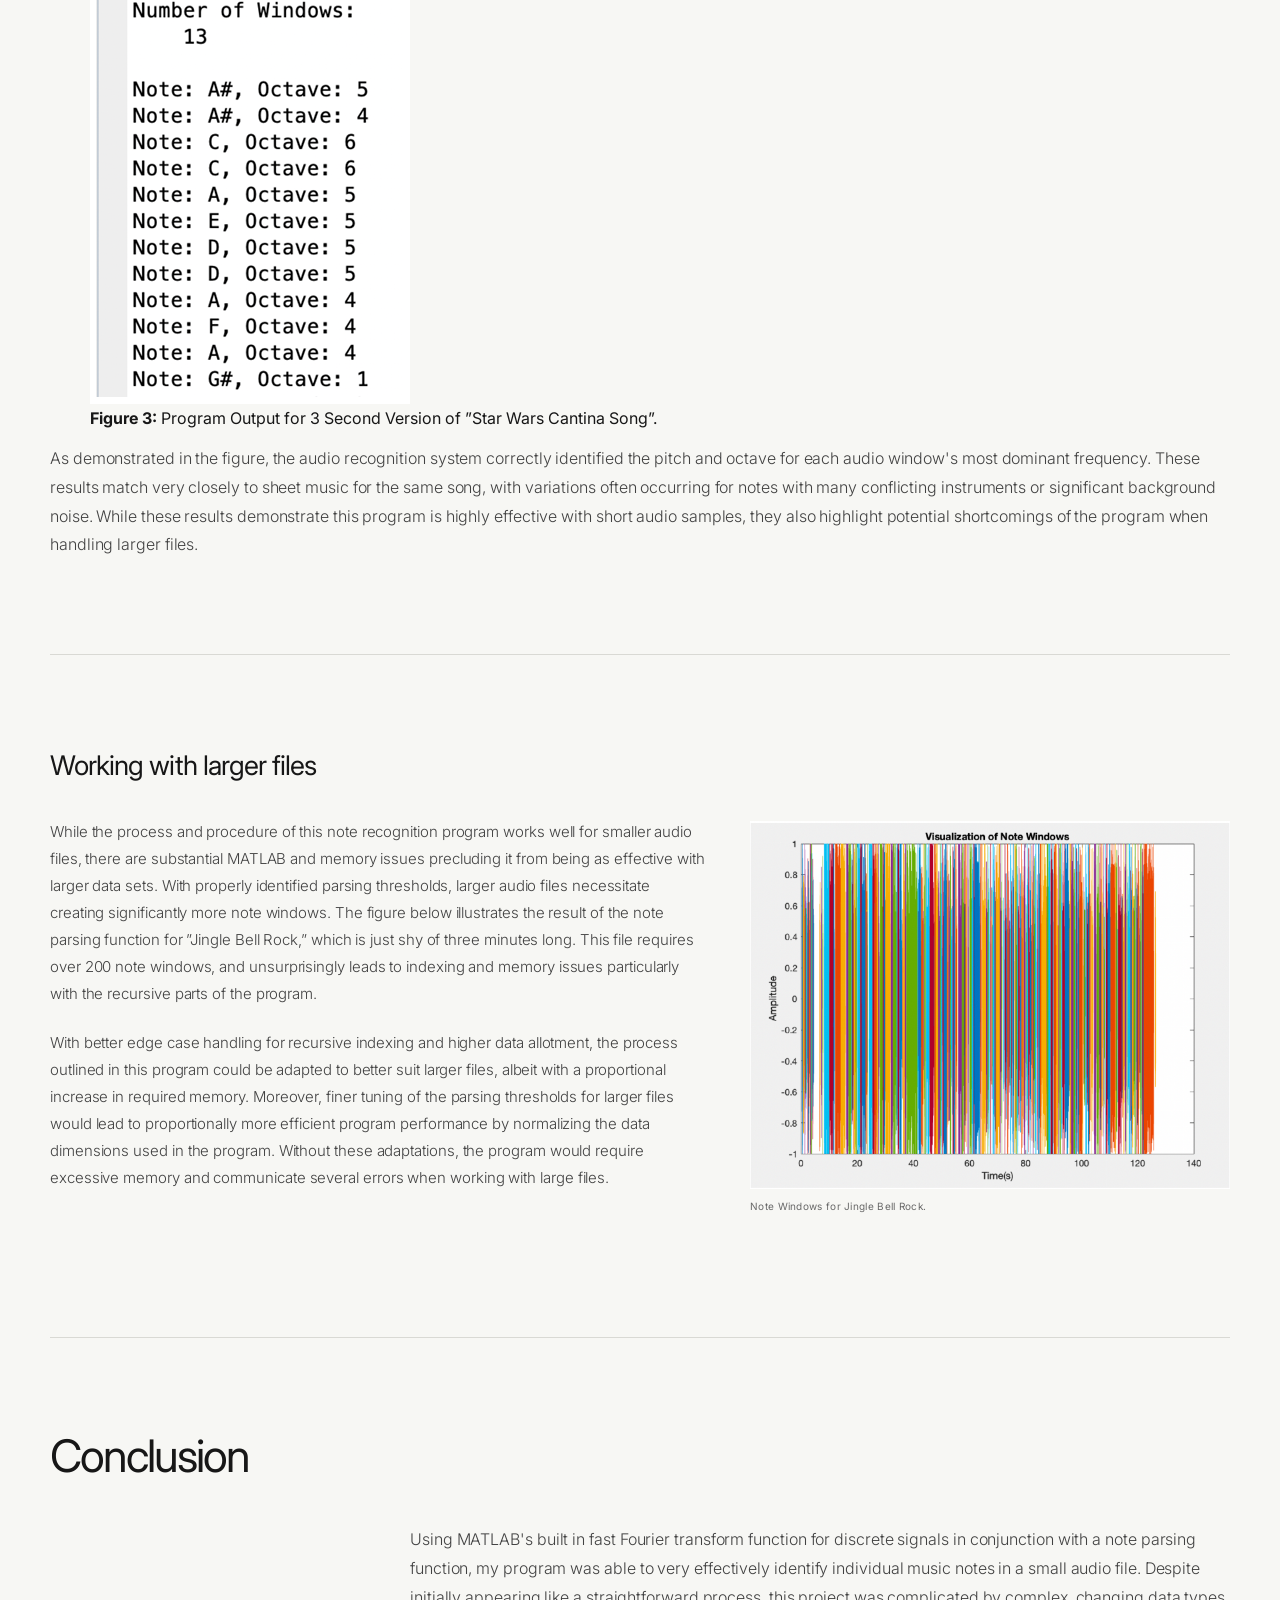
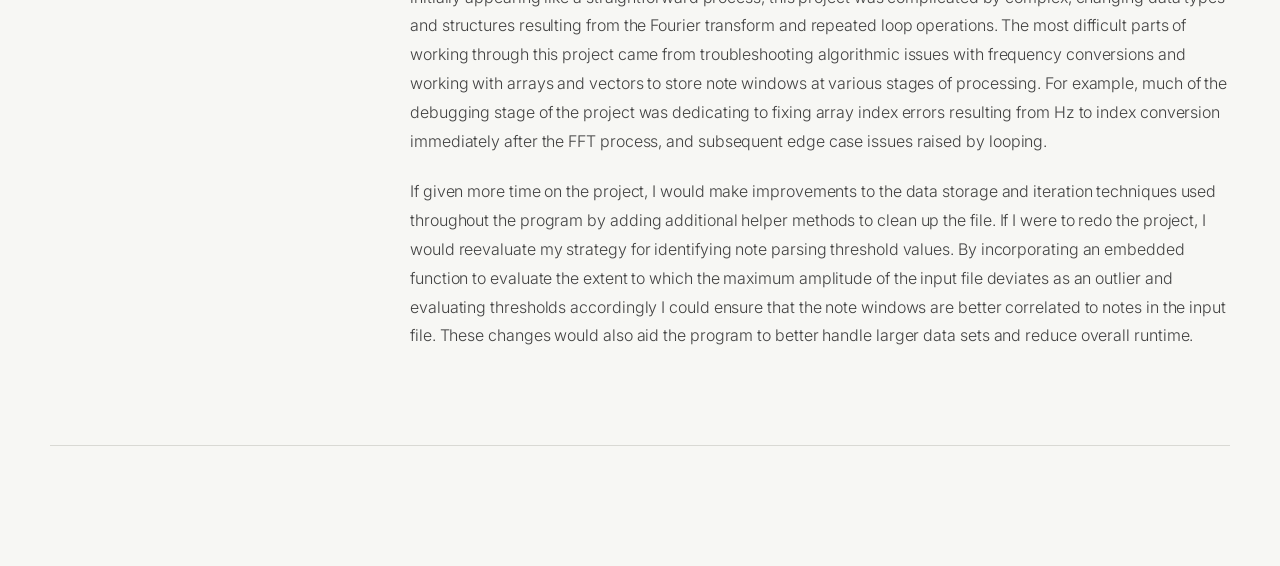
<file: AudioWindow.html>
<!DOCTYPE html>
<html lang="en">


<head>
    <title>quinnmair.com</title>
    <link rel="stylesheet" href="stylesheetV2.css"> 
    <link href="https://fonts.googleapis.com/css2?family=Inter:wght@300;400;600&display=swap" rel="stylesheet">
    <link rel="icon" type="image/png" href="HDRHeadshot.jpg">
</head>

<body>
    <!--Header-->
    <div class="header" id="homepageHeader">
        <h5>Quinn Mair</h5>
        <div class="bannerButtons">
            <a href="index.html" class="navLink">About</a>
            <a href="projectspage.html" class="navLink">Projects</a>
            <a href="contactlinks.html" class="navLink">Contact</a>    
        </div>
    </div>
    
    <main>

        <section class="hero">
          <div class="hero-text">
            <p class="eyebrow">Signal Processing · Algorithm Development</p>
            <h1>Audio Note Recognition System</h1>
            <p class="subtitle">
              A MATLAB system to identify and label individual notes in an input audio file.
            </p>
    
            <div class="tags">
              <span>MATLAB</span>
              <span>Frequency Domain Analysis</span>
              <span>Data Parsing</span>
            </div>
          </div>
    
          <img src="AudioWindow.png" alt="MATLAB windowing output graph" class="hero-image" />
        </section>
    
        <section class="section">
          <h2>Abstract</h2>
          <p class="projectAbstractText">
            In this project, I intended to design a system to identify individual music notes in a larger audio file. 
            My system parses an input audio file into individual notes and then analyzes the frequency content of those 
            notes to identify the dominant frequency. This dominant frequency is then used to identify the pitch and 
            octave of the note and return those values for each note. I tested this system on audio files of varying 
            types and lengths, with varying success. With smaller audio inputs, this system correctly identified the 
            pitch and octave of every note window.
          </p>
          <p class="projectAbstractText">
            To identify the music notes corresponding to each frequency in a larger audio file, I created a MATLAB program 
            to: read a file, parse the file into individual notes, convert those notes to the frequency domain, and use the 
            dominant frequency to identify a corresponding music note. Throughout the program, I added graphing functions 
            to troubleshoot individual functions and better visualize the audio recognition process. This code uses the 
            audioread command to get an array of samples at a standard sample rate, then uses these samples in the following process:
          </p>
            <ul class="audioUL">
                <li>Graph original audio file using the MATLAB plot function.</li>
                <li>Parse file into individual notes: A pointer is used to iterate through the length of the audio file, 
                    flagging sections that are above an upper threshold as a note and below a lower threshold as a gap between 
                    notes. These thresholds are based on a percentage of the maximum amplitude and arbitrarily decided depending 
                    on the modal amplitude and tempo of the song. The values of the flagged sections are then linked to identify 
                    midpoints with which to divide the audio file, creating distinct notes.</li>
                <li>Graph windowed audio file for comparison to original.</li>
                <li>Get frequency content for each windowed section: A pointer is used to iterate through every window created in 
                    the second step. Using the MATLAB fft function, the discrete Fourier transform is calculated for the window at 
                    the pointer allowing the window's frequency content to be displayed and analyzed. In this same function, the 
                    maximum frequency is identified and its corresponding index on the frequency axis is stored with a narrow range 
                    on either side as allowed by a band-pass filter. The frequency content of the window is then displayed in a subplot 
                    with the original audio file to evaluate the function's performance and draw comparisons between each note's time 
                    and frequency representations.</li>
                <li>Filter out inaudible frequencies with another band-pass filter.</li>
                <li>Identify the octave of each note window. Here, a recursive function checks if the input frequency is between 
                    261.63 Hz and 523.25 Hz; the bounds for the middle C octave. If the input frequency is outside these bounds, the 
                    function is recursively called on a scaled version of the frequency with a flag tracking the amount of recursions. 
                    This flag corresponds to the number of octaves below or above the middle C octave depending on the direction of 
                    the frequency scaling.</li>
                <li>Assign note value: using a table of note frequencies and corresponding letters and octaves, a series of ”if” 
                    statements is used to identify which note an octave-adjusted frequency corresponds to.</li>
                <li>Using a wrapper function, the note value and octave of each window are displayed in the command window.</li>

              </ul>
          <p class="projectAbstractText">
            A basic overview of the process is outlined in the block diagram below:
          </p>
            <figure class="audioProcessFigure">
                <img src="audioWProcess.png" alt="Assembly code screenshot" />
                <figcaption>
                  Algorithm Overview
                </figcaption>
              </figure>
        </section>
    
    
        <section class="section">  <!-- class was originally hero-img we think?-->
          <div>
            <h2>Results</h2>
            <p class="projectAbstractText">
                For the majority of the dubugging and testing of my audio recognition system I used a three second clip of the 
                Star Wars Cantina Song republished by the University of Illinois. The original graph of this audio file is shown 
                below left. In this figure, the amplitude of the notes in the audio file are plotted against time on the x axis, 
                making it easy to visualize individual notes. This file was then parsed using the previously described parsing 
                function. With an upper threshold at 25% and a lower threshold at 15% of the maximum amplitude, the signal is 
                separated into distinct notes, illustrated on the right side of figure 2 below.
            </p>
            <figure class="audio-results-figure-single">
                <img src="noteParsingVs.png" alt="Audio note parsing results">
              
                <figcaption>
                  <strong>Figure 1:</strong> Note parsing for input audio signal.
                </figcaption>
            </figure> 
            <p class="projectAbstractText">
                For this file, my program identified 13 separate windows: twelve distinct notes and an empty edge case window at the 
                end of the loop. With these windows, I was able to use the MATLAB fft function to calculate the frequency content of 
                each window. When subplotted with the original audio window, figures similar to those below were generated for every 
                note.
            </p>       
            <figure class="audio-results-figure-single">
                <img src="TvFreq.png" alt="Audio note parsing results">
              
                <figcaption>
                  <strong>Figure 2:</strong> Time vs. frequency of note windows.
                </figcaption>
            </figure>     
            <p class="projectAbstractText">
                After storing each window's frequency content, the program identified the dominant frequency (largest magnitude) for 
                each window and recorded it. Following another band pass filter to remove inaudible noise, the findOctave and findNote 
                functions labeled the octave and note of each window based on established frequency ranges. The 
                final output of the program for this three second clip was twelve labeled notes as shown below.
            </p>  
            <figure class="audio-results-figure-single" id="audioFig4">
                <img src="audioFig4.png" alt="Audio note parsing results">
              
                <figcaption>
                  <strong>Figure 3:</strong> Program Output for 3 Second Version of ”Star Wars Cantina Song”.
                </figcaption>
            </figure>  
            <p class="projectAbstractText">
                As demonstrated in the figure, the audio recognition system correctly identified the pitch and octave for each audio 
                window's most dominant frequency. These results match very closely to sheet music for the same song, with variations 
                often occurring for notes with many conflicting instruments or significant background noise. While these results 
                demonstrate this program is highly effective with short audio samples, they also highlight potential shortcomings of the 
                program when handling larger files.
            </p>             
          </div>
    
        </section>
    
        <section class="section">
            <!--<h2>Working with larger files</h2> -->
          
            <div class="deep-dive">
          
              <!-- BLOCK 1 -->
          
              <div class="deep-dive-block">
          
                <div class="deep-dive-text">
                  <h3>Working with larger files</h3>

                  <figure class="wrapped-figure">
                    <img src="AudioWindow.png" alt="Assembly code screenshot" />
                    <figcaption>
                        Note Windows for Jingle Bell Rock.
                    </figcaption>
                  </figure>
          
                  <p class="projectAbstractText">
                    While the process and procedure of this note recognition program works well for smaller audio files, there are 
                    substantial MATLAB and memory issues precluding it from being as effective with larger data sets. With properly 
                    identified parsing thresholds, larger audio files necessitate creating significantly more note windows. The figure 
                    below illustrates the result of the note parsing function for ”Jingle Bell Rock,” which is just shy of three minutes 
                    long. This file requires over 200 note windows, and unsurprisingly leads to indexing and memory issues particularly 
                    with the recursive parts of the program.
                  </p>
                  <p class="projectAbstractText">
                    With better edge case handling for recursive indexing and higher data allotment, the process outlined in this 
                    program could be adapted to better suit larger files, albeit with a proportional increase in required memory. 
                    Moreover, finer tuning of the parsing thresholds for larger files would lead to proportionally more efficient 
                    program performance by normalizing the data dimensions used in the program. Without these adaptations, the program 
                    would require excessive memory and communicate several errors when working with large files.
                  </p>
        
                </div>
          
          
              </div>        

            </div>
          </section>



    
        <section class="section">
          <h2>Conclusion</h2>
          <p class="projectAbstractText">
            Using MATLAB's built in fast Fourier transform function for discrete signals in conjunction with a note parsing 
            function, my program was able to very effectively identify individual music notes in a small audio file. Despite 
            initially appearing like a straightforward process, this project was complicated by complex, changing data types and 
            structures resulting from the Fourier transform and repeated loop operations. The most difficult parts of working through 
            this project came from troubleshooting algorithmic issues with frequency conversions and working with arrays and vectors 
            to store note windows at various stages of processing. For example, much of the debugging stage of the project was 
            dedicating to fixing array index errors resulting from Hz to index conversion immediately after the FFT process, and 
            subsequent edge case issues raised by looping.
          </p>
          <p class="projectAbstractText">
            If given more time on the project, I would make improvements to the data storage and iteration techniques used throughout 
            the program by adding additional helper methods to clean up the file. If I were to redo the project, I would reevaluate my 
            strategy for identifying note parsing threshold values. By incorporating an embedded function to evaluate the extent to 
            which the maximum amplitude of the input file deviates as an outlier and evaluating thresholds accordingly I could ensure 
            that the note windows are better correlated to notes in the input file. These changes would also aid the program to better 
            handle larger data sets and reduce overall runtime.
          </p>
        </section>
    
    
      </main>

</body>


</html>
</file>
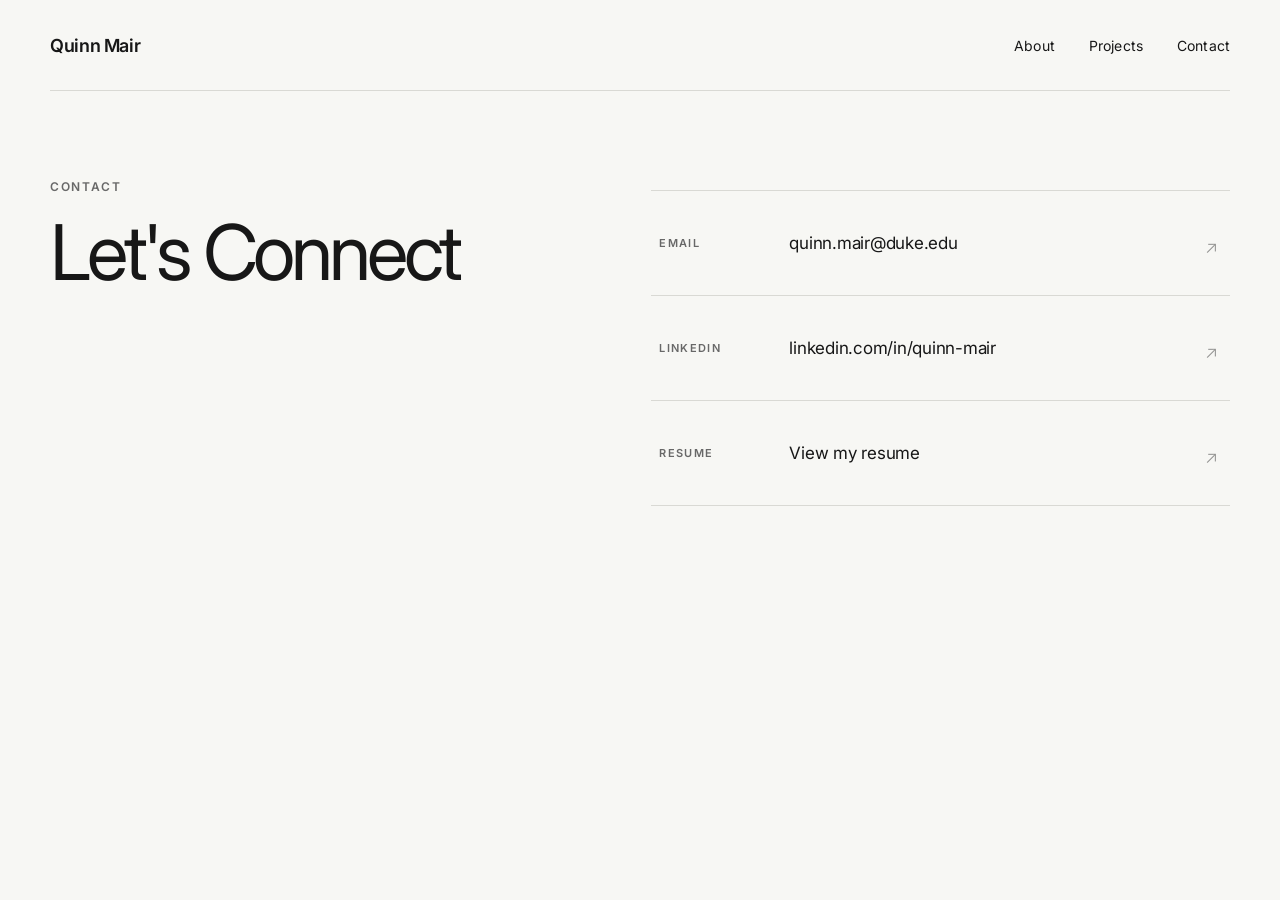
<file: contactlinks.html>
<!DOCTYPE html>
<html lang="en">


<head>
    <title>quinnmair.com</title>
    <link rel="stylesheet" href="stylesheetV2.css"> 
    <link href="https://fonts.googleapis.com/css2?family=Inter:wght@300;400;600&display=swap" rel="stylesheet">
    <link rel="icon" type="image/png" href="HDRHeadshot.jpg">
</head>

<body>
    <!--Header-->
    <div class="header" id="homepageHeader">
        <h5>Quinn Mair</h5>
        <div class="bannerButtons">
            <a href="index.html" class="navLink">About</a>
            <a href="projectspage.html" class="navLink">Projects</a>
            <a href="contactlinks.html" class="navLink">Contact</a>    
        </div>
    </div>

    <main>
            <!--Header-->

        <section class="contact-section">
      
          <div class="contact-text">
            <p class="eyebrow">Contact</p>
            <h1>Let's Connect</h1>
          </div>
      
          <div class="contact-card">
      
            <a href="mailto:quinn.mair@duke.edu" class="contact-link">
              <span>Email</span>
              <p>quinn.mair@duke.edu</p>
            </a>
      
            <a href="https://www.linkedin.com/in/quinn-mair" target="_blank" class="contact-link">
              <span>LinkedIn</span>
              <p>linkedin.com/in/quinn-mair</p>
            </a>
      
            <a href="Quinn.Mair.Resume.pdf" target="_blank" class="contact-link">
              <span>Resume</span>
              <p>View my resume</p>
            </a>
      
          </div>
      
        </section>
      </main>

</body>


</html>
</file>
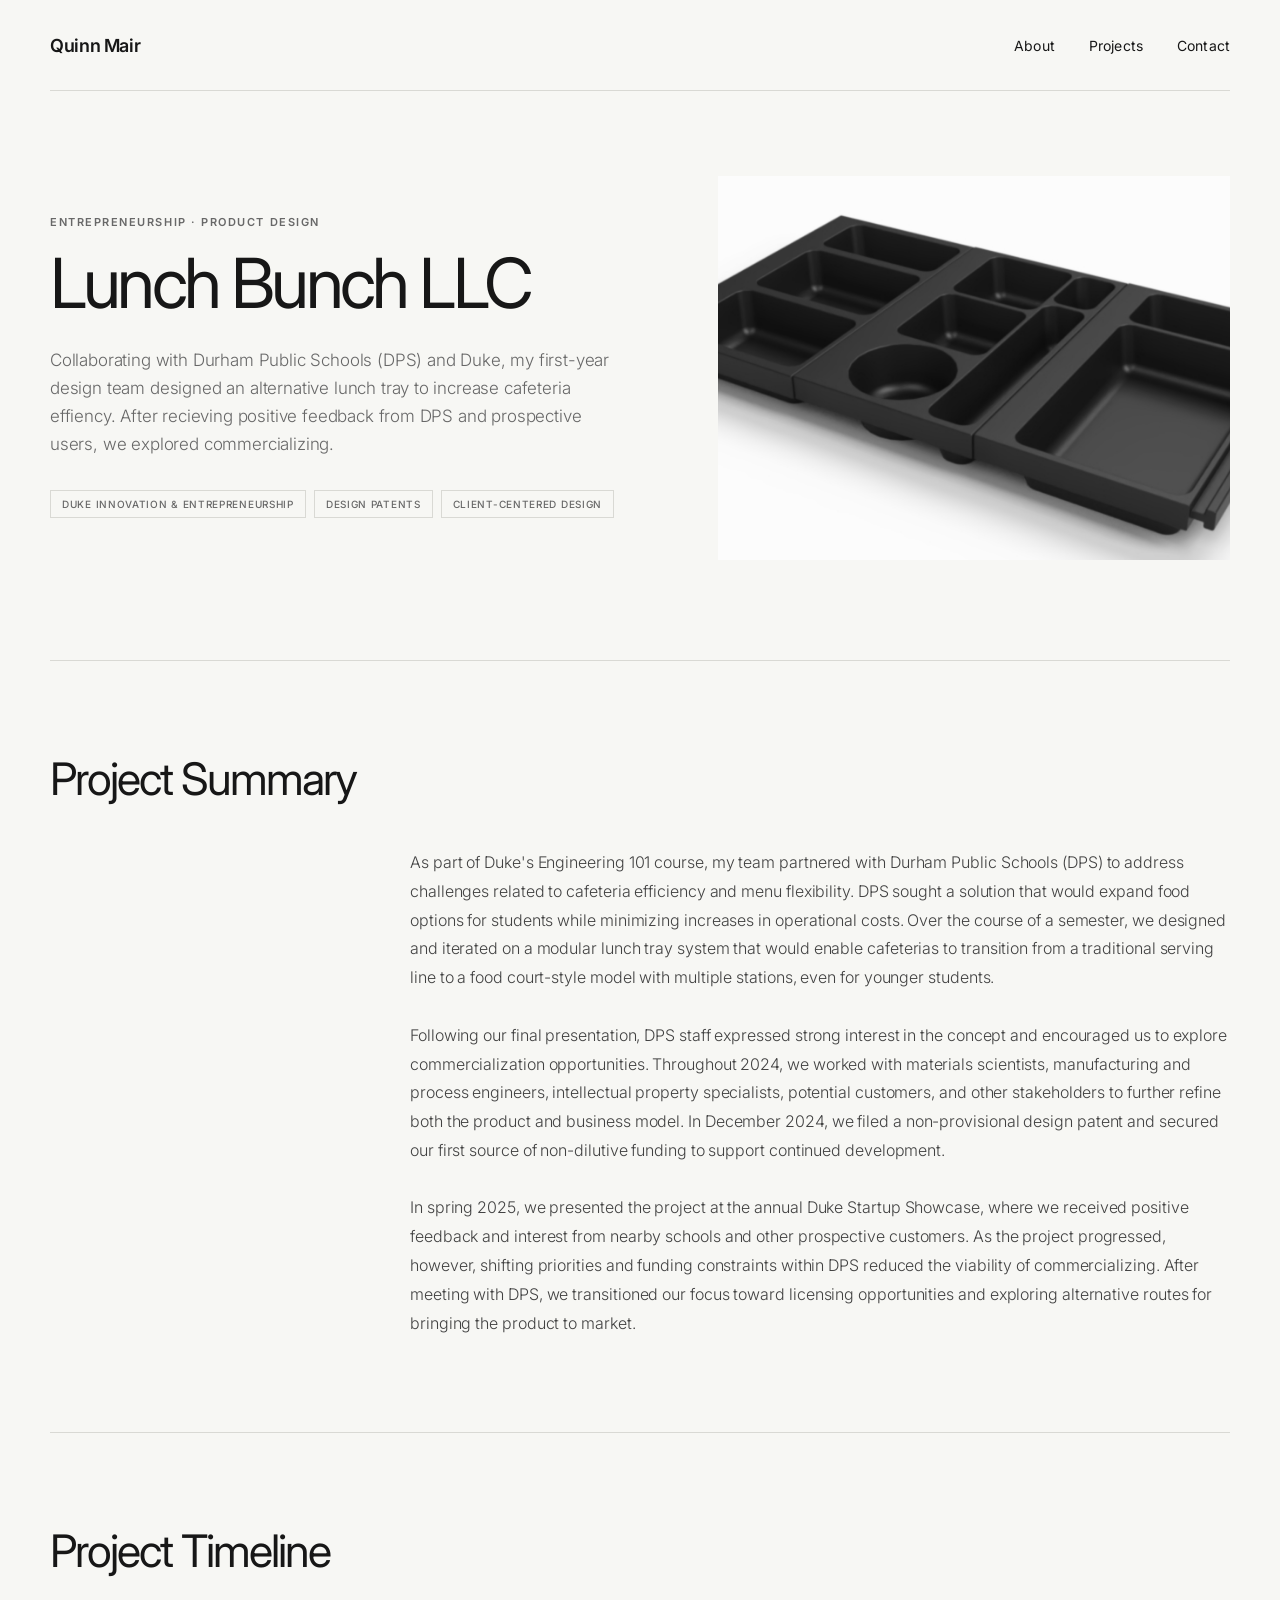
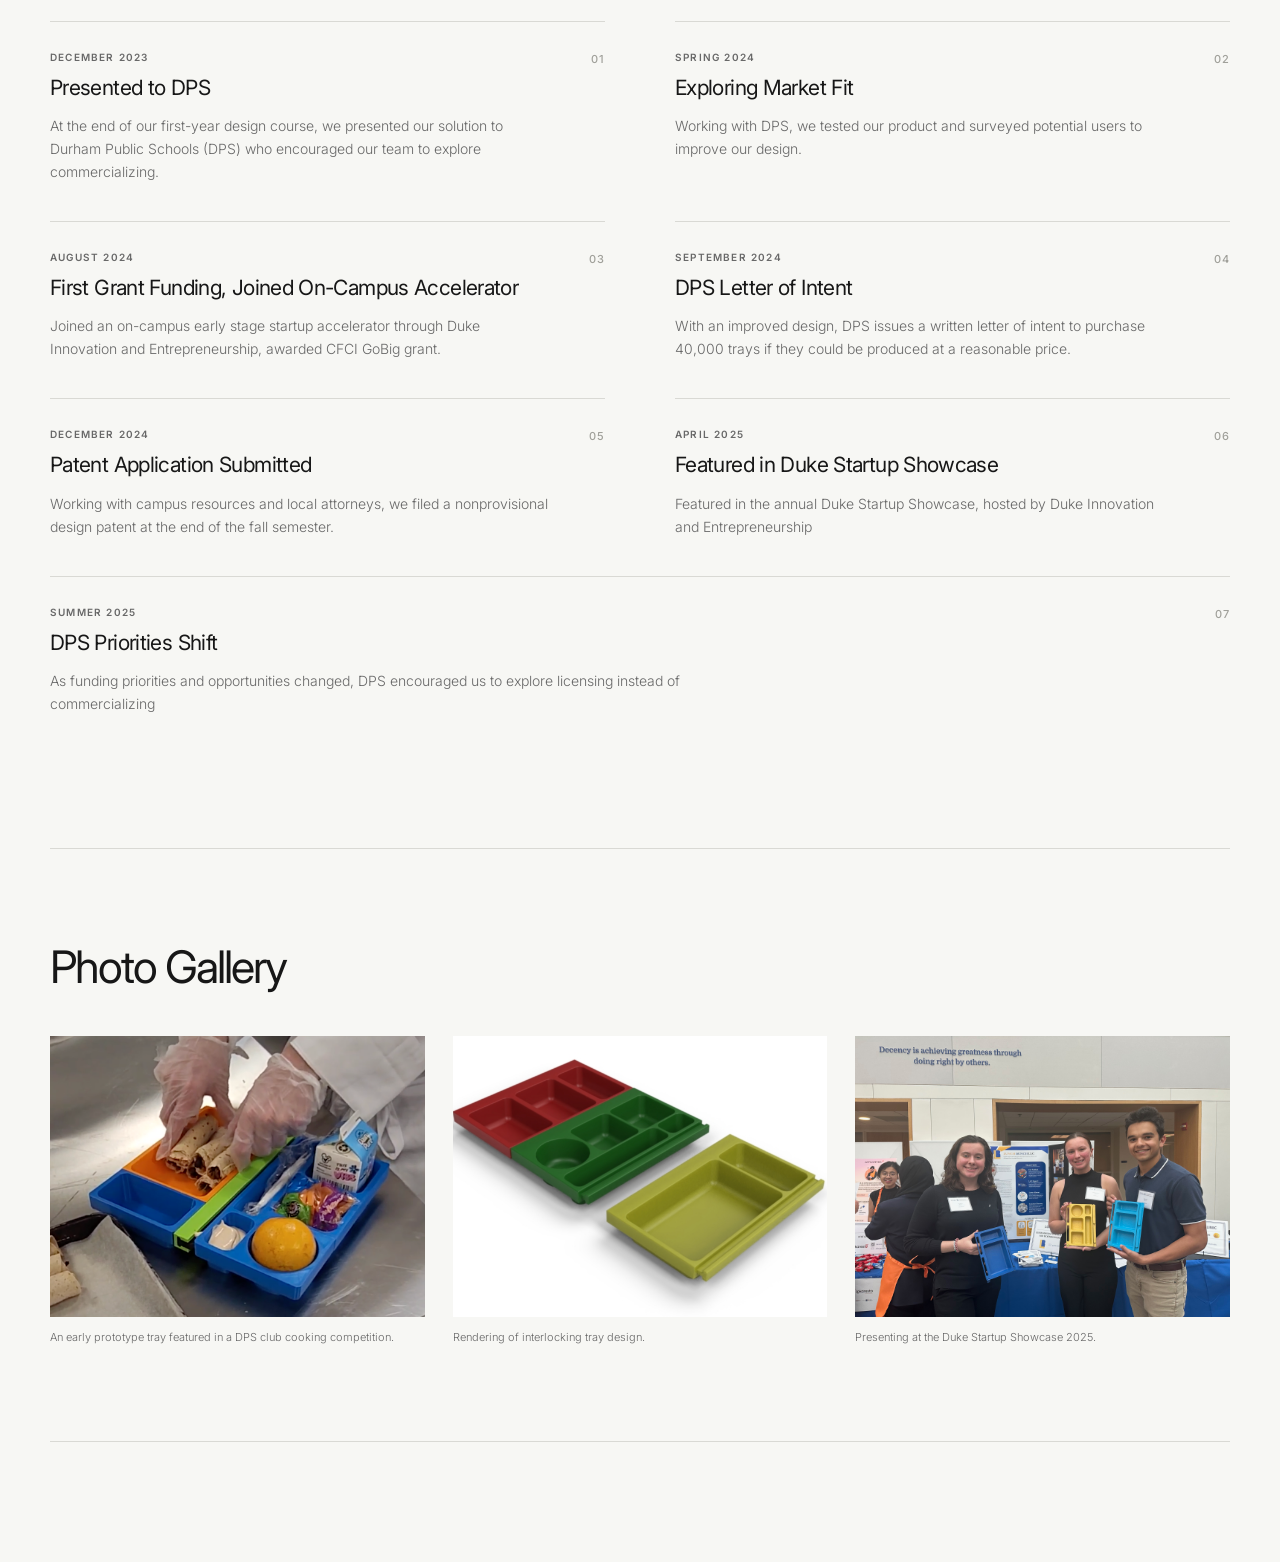
<file: LBLLC.html>
<!DOCTYPE html>
<html lang="en">


<head>
    <title>quinnmair.com</title>
    <link rel="stylesheet" href="stylesheetV2.css"> 
    <link href="https://fonts.googleapis.com/css2?family=Inter:wght@300;400;600&display=swap" rel="stylesheet">
    <link rel="icon" type="image/png" href="HDRHeadshot.jpg">
</head>

<body>
    <!--Header-->
    <div class="header" id="homepageHeader">
        <h5>Quinn Mair</h5>
        <div class="bannerButtons">
            <a href="index.html" class="navLink">About</a>
            <a href="projectspage.html" class="navLink">Projects</a>
            <a href="contactlinks.html" class="navLink">Contact</a>    
        </div>
    </div>
    
    <main>

        <section class="hero">
          <div class="hero-text">
            <p class="eyebrow">Entrepreneurship · Product Design</p>
            <h1>Lunch Bunch LLC</h1>
            <p class="subtitle">
              Collaborating with Durham Public Schools (DPS) and Duke, my first-year design team designed an alternative lunch tray to 
              increase cafeteria effiency. After recieving positive feedback from DPS and prospective users, we explored commercializing.
            </p>
    
            <div class="tags">
              <span>Duke Innovation & Entrepreneurship</span>
              <span>Design Patents</span>
              <span>Client-Centered Design</span>
            </div>

          </div>
    
          <img src="blackTrays.png" alt="Rendered tray design" class="hero-image" />
        </section>

        <section class="section">
            <h2>Project Summary</h2>
            <p class="projectAbstractText">
              As part of Duke's Engineering 101 course, my team partnered with Durham Public Schools (DPS) to address challenges related 
              to cafeteria efficiency and menu flexibility. DPS sought a solution that would expand food options for students while 
              minimizing increases in operational costs. Over the course of a semester, we designed and 
              iterated on a modular lunch tray system that would enable cafeterias to transition from a traditional serving line to a 
              food court-style model with multiple stations, even for younger students. 
              <br>
              <br>
              Following our final presentation, DPS staff expressed strong interest in the concept and encouraged us to explore 
              commercialization opportunities. Throughout 2024, we worked with materials scientists, manufacturing and process 
              engineers, intellectual property specialists, potential customers, and other stakeholders to further refine both 
              the product and business model. In December 2024, we filed a non-provisional design patent and secured our first 
              source of non-dilutive funding to support continued development.
              <br>
              <br>
              In spring 2025, we presented the project at the annual Duke Startup Showcase, where we received positive 
              feedback and interest from nearby schools and other prospective customers. As the project progressed, however, 
              shifting priorities and funding constraints within DPS reduced the viability of commercializing. After meeting with DPS, 
              we transitioned our focus toward licensing opportunities and exploring alternative routes for bringing the 
              product to market.

        </section>

        <section class="section">
            <h2>Project Timeline</h2>
          
            <div class="project-timeline">
          
              <div class="project-timeline-item">
                <div class="project-timeline-dot"></div>
                <div class="project-timeline-content">
                  <p class="project-timeline-date">December 2023</p>
                  <h3>Presented to DPS</h3>
                  <p>
                    At the end of our first-year design course, we presented our solution to Durham Public Schools (DPS) who encouraged our
                    team to explore commercializing. 
                  </p>
                </div>
              </div>
          
              <div class="project-timeline-item">
                <div class="project-timeline-dot"></div>
                <div class="project-timeline-content">
                  <p class="project-timeline-date">Spring 2024</p>
                  <h3>Exploring Market Fit</h3>
                  <p>
                    Working with DPS, we tested our product and surveyed potential users to improve our design.
                  </p>
                </div>
              </div>
            
              <div class="project-timeline-item">
                <div class="project-timeline-dot"></div>
                <div class="project-timeline-content">
                  <p class="project-timeline-date">August 2024</p>
                  <h3>First Grant Funding, Joined On-Campus Accelerator</h3>
                  <p>
                    Joined an on-campus early stage startup accelerator through Duke Innovation and Entrepreneurship, awarded CFCI GoBig grant.
                  </p>
                </div>
              </div>
          
              <div class="project-timeline-item">
                <div class="project-timeline-dot"></div>
                <div class="project-timeline-content">
                  <p class="project-timeline-date">September 2024</p>
                  <h3>DPS Letter of Intent</h3>
                  <p>
                    With an improved design, DPS issues a written letter of intent to purchase 40,000 trays if they could be produced 
                    at a reasonable price. 
                  </p>
                </div>
              </div>
          
              <div class="project-timeline-item">
                <div class="project-timeline-dot"></div>
                <div class="project-timeline-content">
                  <p class="project-timeline-date">December 2024</p>
                  <h3>Patent Application Submitted</h3>
                  <p>
                    Working with campus resources and local attorneys, we filed a nonprovisional design patent at the end of the fall
                    semester.
                  </p>
                </div>
              </div>
              
              <div class="project-timeline-item">
                <div class="project-timeline-dot"></div>
                <div class="project-timeline-content">
                  <p class="project-timeline-date">April 2025</p>
                  <h3>Featured in Duke Startup Showcase</h3>
                  <p>
                    Featured in the annual Duke Startup Showcase, hosted by Duke Innovation and Entrepreneurship
                  </p>
                </div>
              </div>

              <div class="project-timeline-item">
                <div class="project-timeline-dot"></div>
                <div class="project-timeline-content">
                  <p class="project-timeline-date">Summer 2025</p>
                  <h3>DPS Priorities Shift</h3>
                  <p>
                    As funding priorities and opportunities changed, DPS encouraged us to explore licensing instead of commercializing
                  </p>
                </div>
              </div>

            </div>
          </section>

          
          <!-- PHOTO GALLERY -->


        <section class="section">
        <h2>Photo Gallery</h2>

        <div class="gallery">

            <figure class="LBgallery-item">
            <img src="lunchVid.jpeg" alt="Prototype lunch tray" />
            <figcaption>
                An early prototype tray featured in a DPS club cooking competition.
            </figcaption>
            </figure>

            <figure class="LBgallery-item">
              <img src="LBtrayPic1.png" alt="Rendering of interlocking tray design." />
              <figcaption>
                  Rendering of interlocking tray design. 
              </figcaption>
            </figure>

            <figure class="LBgallery-item">
            <img src="startupShowcase.jpeg" alt="My team and I at the Duke startup showcase" />
            <figcaption>
                Presenting at the Duke Startup Showcase 2025.
            </figcaption>
            </figure>

        </div>
        </section>
    
    
      </main>

</body>


</html>
</file>
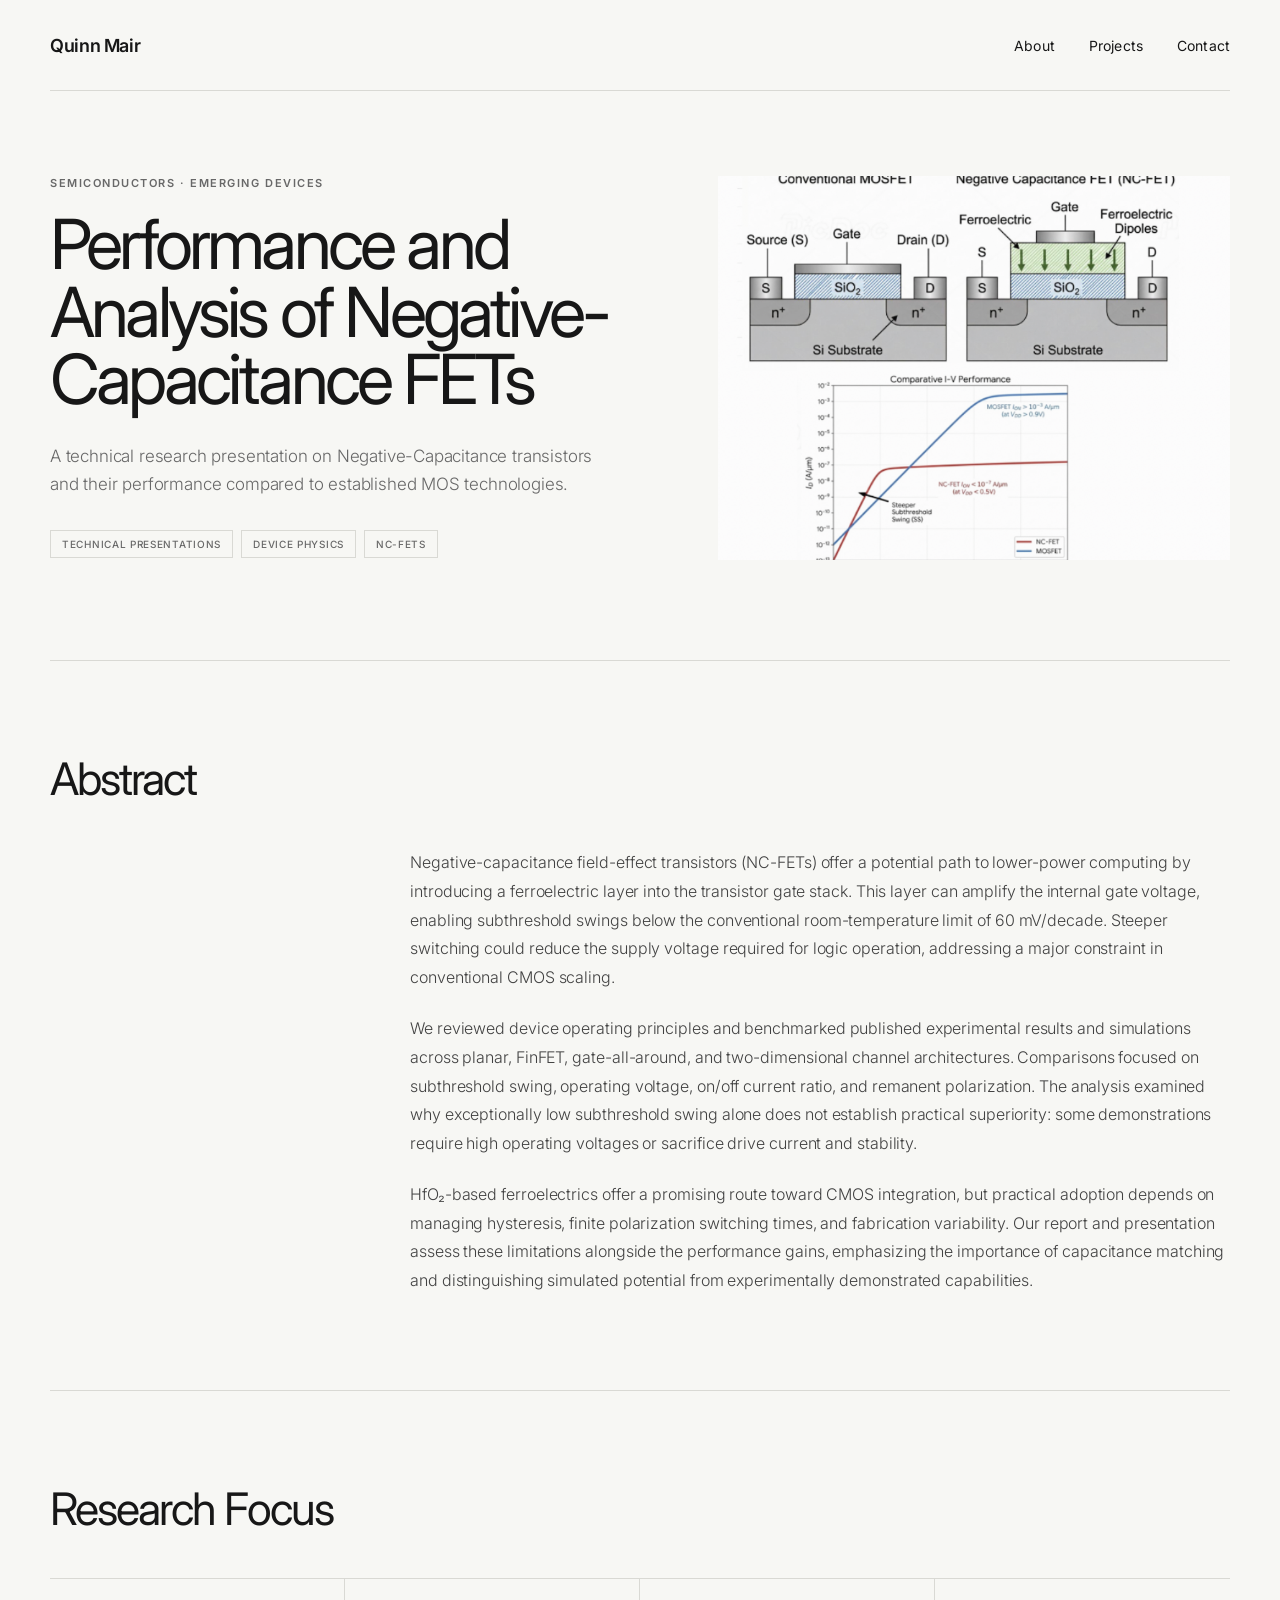
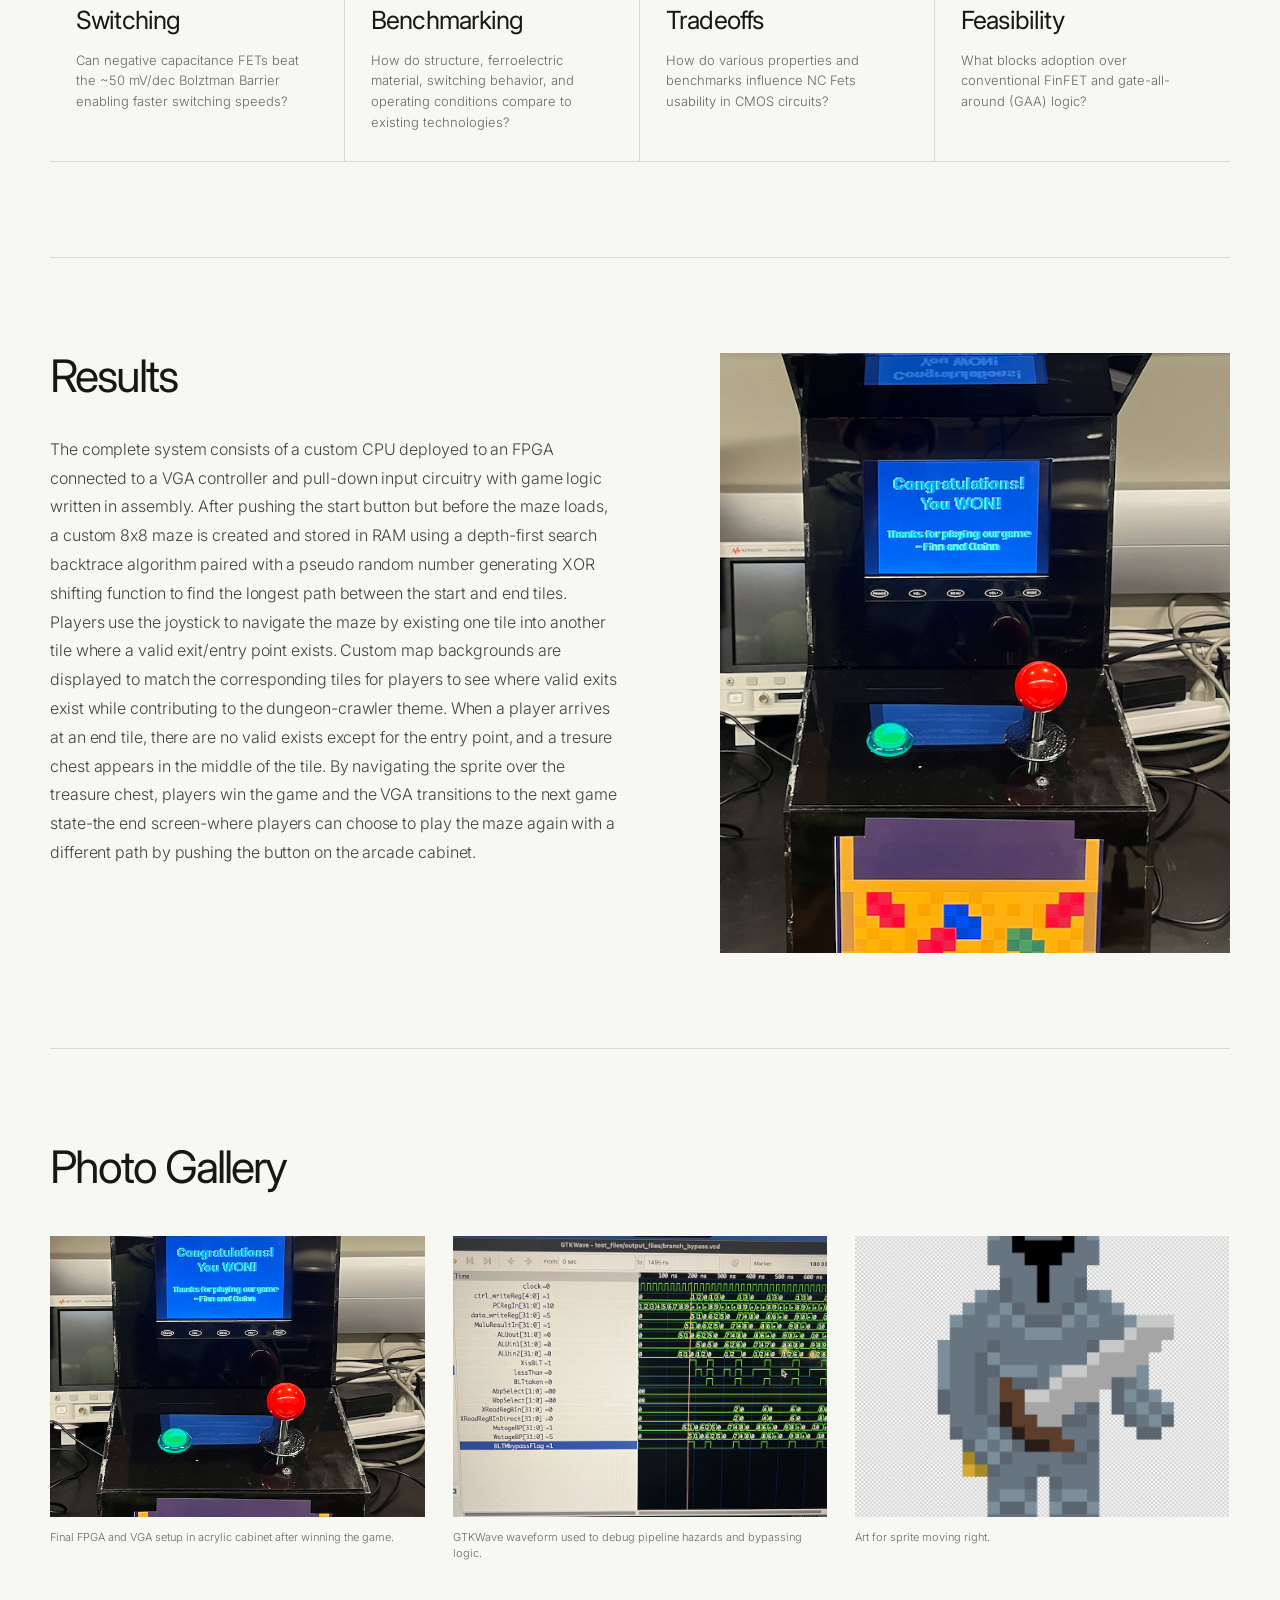
<file: NCFets.html>
<!DOCTYPE html>
<html lang="en">


<head>
    <title>quinnmair.com</title>
    <link rel="stylesheet" href="stylesheetV2.css"> 
    <link href="https://fonts.googleapis.com/css2?family=Inter:wght@300;400;600&display=swap" rel="stylesheet">
    <link rel="icon" type="image/png" href="HDRHeadshot.jpg">
</head>

<body>
    <!--Header-->
    <div class="header" id="homepageHeader">
        <h5>Quinn Mair</h5>
        <div class="bannerButtons">
            <a href="index.html" class="navLink">About</a>
            <a href="projectspage.html" class="navLink">Projects</a>
            <a href="contactlinks.html" class="navLink">Contact</a>    
        </div>
    </div>
    
    <main>

        <section class="hero">
          <div class="hero-text">
            <p class="eyebrow">Semiconductors · Emerging Devices</p>
            <h1>Performance and Analysis of Negative-Capacitance FETs</h1>
            <p class="subtitle">
              A technical research presentation on Negative-Capacitance transistors and their performance compared to established MOS 
              technologies.
            </p>
    
            <div class="tags">
              <span>Technical Presentations</span>
              <span>Device Physics</span>
              <span>NC-FETs</span>
            </div>
          </div>
    
          <img src="NCFet_Overview.png" alt="Comparison of MOSFET and NCFET" class="hero-image" />
        </section>
    
        <section class="section">
          <h2>Abstract</h2>
          <p class="projectAbstractText">
            Negative-capacitance field-effect transistors (NC-FETs) offer a potential path to lower-power computing by 
            introducing a ferroelectric layer into the transistor gate stack. This layer can amplify the internal gate voltage, 
            enabling subthreshold swings below the conventional room-temperature limit of 60 mV/decade. Steeper switching could 
            reduce the supply voltage required for logic operation, addressing a major constraint in conventional CMOS scaling.
          </p>
          <p class="projectAbstractText">
            We reviewed device operating principles and benchmarked published experimental results and simulations across planar, 
            FinFET, gate-all-around, and two-dimensional channel architectures. Comparisons focused on subthreshold swing, operating 
            voltage, on/off current ratio, and remanent polarization. The analysis examined why exceptionally low subthreshold swing 
            alone does not establish practical superiority: some demonstrations require high operating voltages or sacrifice drive 
            current and stability.
          </p>
          <p class="projectAbstractText">
            HfO₂-based ferroelectrics offer a promising route toward CMOS integration, but practical adoption depends on managing 
            hysteresis, finite polarization switching times, and fabrication variability. Our report and presentation assess these 
            limitations alongside the performance gains, emphasizing the importance of capacitance matching and distinguishing simulated 
            potential from experimentally demonstrated capabilities.
          </p>
        </section>
    
        <section class="section">
          <h2>Research Focus</h2>
    
          <div class="results-grid">
            <div class="result-card">
              <h3>Switching</h3>
              <p>Can negative capacitance FETs beat the ~50 mV/dec Bolztman Barrier enabling faster switching speeds?</p>
            </div>
            <div class="result-card">
              <h3>Benchmarking</h3>
              <p>How do structure, ferroelectric material, switching behavior, and operating conditions compare to existing technologies?</p>
            </div>
            <div class="result-card">
              <h3>Tradeoffs</h3>
              <p>How do various properties and benchmarks influence NC Fets usability in CMOS circuits?</p>
            </div>
            <div class="result-card">
              <h3>Feasibility</h3>
              <p>What blocks adoption over conventional FinFET and gate-all-around (GAA) logic?</p>
            </div>
          </div>
        </section>
    
        <section class="ThreeFiftyresultsSectionSplit">  <!-- class was originally hero-img we think?-->
          <div>
            <h2>Results</h2>
            <p class="projectAbstractText">
              The complete system consists of a custom CPU deployed to an FPGA connected to a VGA controller and
              pull-down input circuitry with game logic written in assembly. After pushing the start button but before the maze loads,
              a custom 8x8 maze is created and stored in RAM using a depth-first search backtrace algorithm paired with a pseudo random 
              number generating XOR shifting function to find the longest path between the start and end tiles. Players use the joystick
              to navigate the maze by existing one tile into another tile where a valid exit/entry point exists. Custom map backgrounds
              are displayed to match the corresponding tiles for players to see where valid exits exist while contributing to the 
              dungeon-crawler theme. When a player arrives at an end tile, there are no valid exists except for the entry point, and a 
              tresure chest appears in the middle of the tile. By navigating the sprite over the treasure chest, players win the game 
              and the VGA transitions to the next game state-the end screen-where players can choose to play the maze again with a 
              different path by pushing the button on the arcade cabinet.
            </p>
            <!-- BULLET POINTS IN RESULTS
            <ul>
              <li>Five-stage instruction pipeline</li>
              <li>Hazard detection and forwarding</li>
              <li>Memory-mapped graphics interface</li>
              <li>VGA timing and pixel generation</li>
            </ul>
            -->
          </div>
    
          <img src="mazePic.png" alt="Full maze arcade cabinet" class="results-image" />
        </section>

          
          <!-- PHOTO GALLERY -->


        <section class="section">
        <h2>Photo Gallery</h2>

        <div class="gallery">

            <figure class="gallery-item">
            <img src="mazePic.png" alt="Full VGA setup and display cabinet" />
            <figcaption>
                Final FPGA and VGA setup in acrylic cabinet after winning the game.
            </figcaption>
            </figure>

            <figure class="gallery-item">
            <img src="GTKwaveSS.png" alt="Simulation waveform" />
            <figcaption>
                GTKWave waveform used to debug pipeline hazards and bypassing logic.
            </figcaption>
            </figure>

            <figure class="gallery-item">
            <img src="350SpriteRight.png" alt="Sample sprite image" />
            <figcaption>
                Art for sprite moving right.
            </figcaption>
            </figure>

        </div>
        </section>
    

    
      </main>

</body>


</html>
</file>
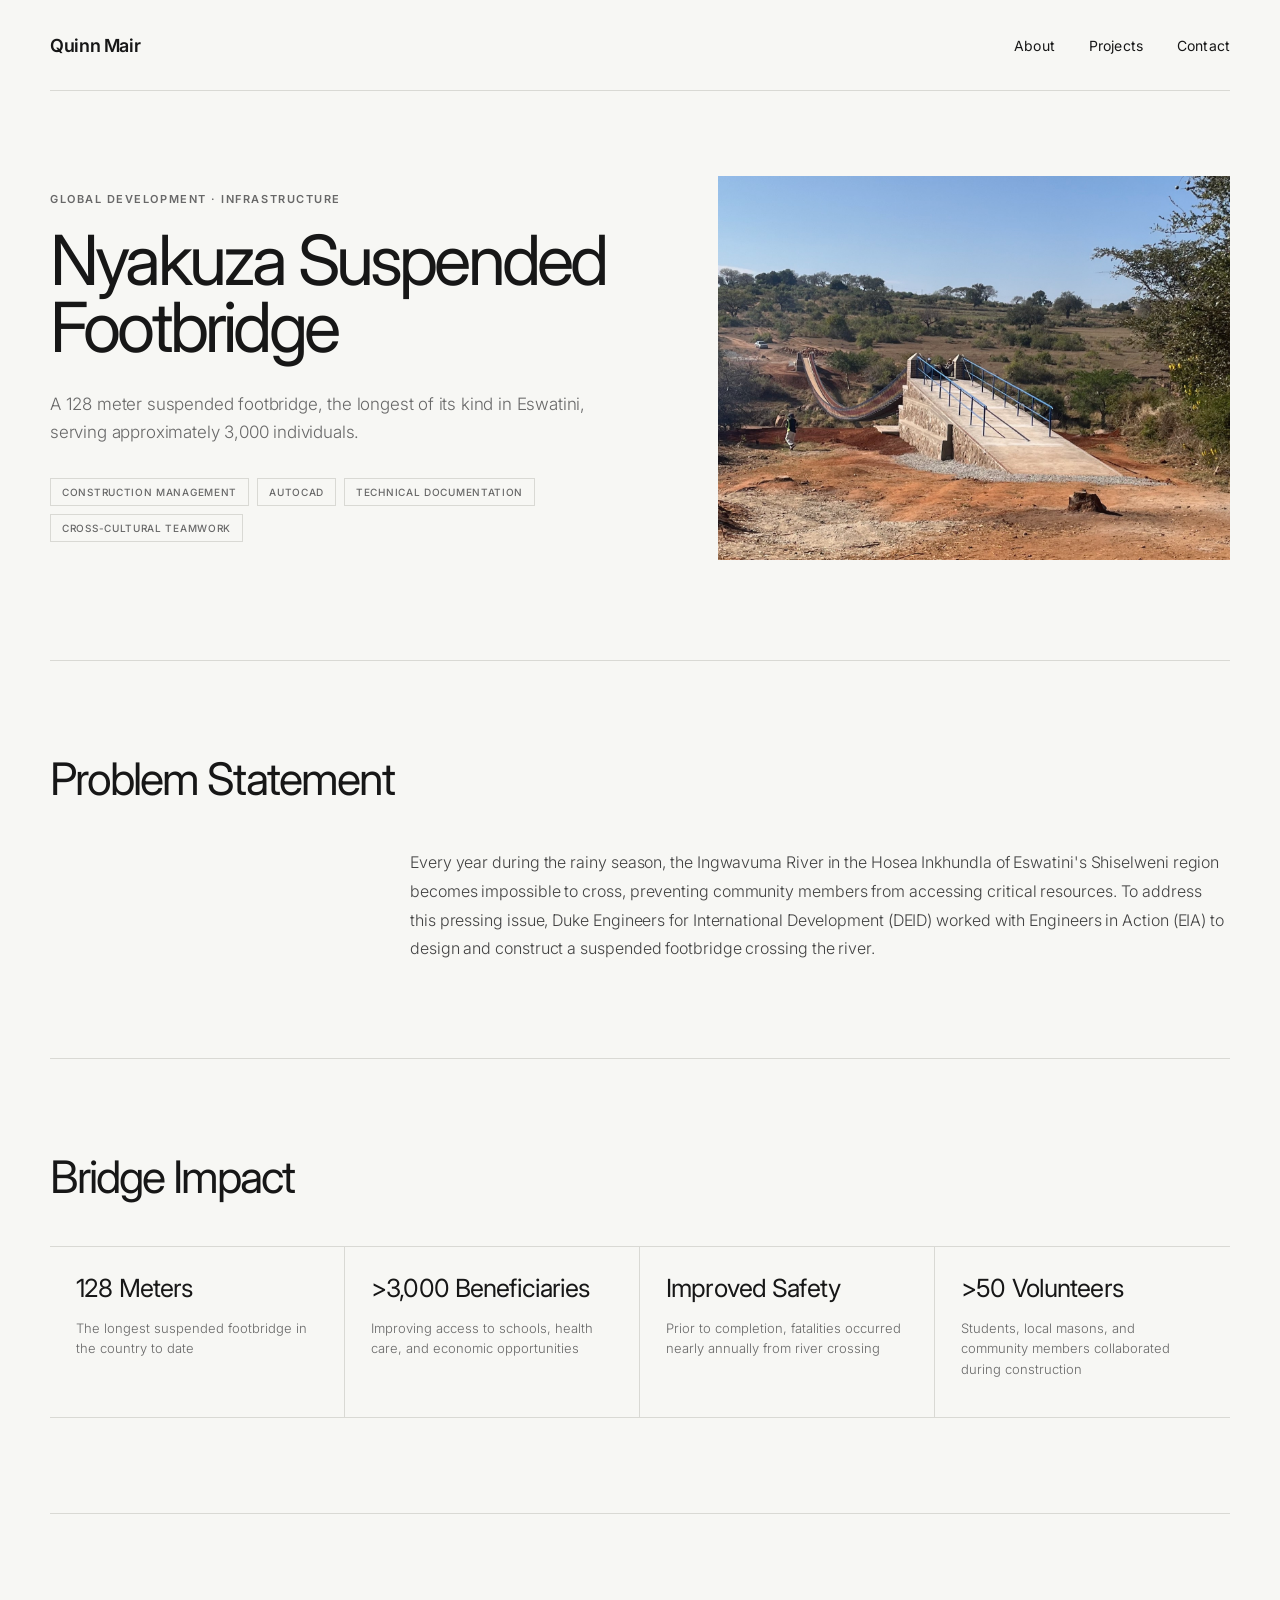
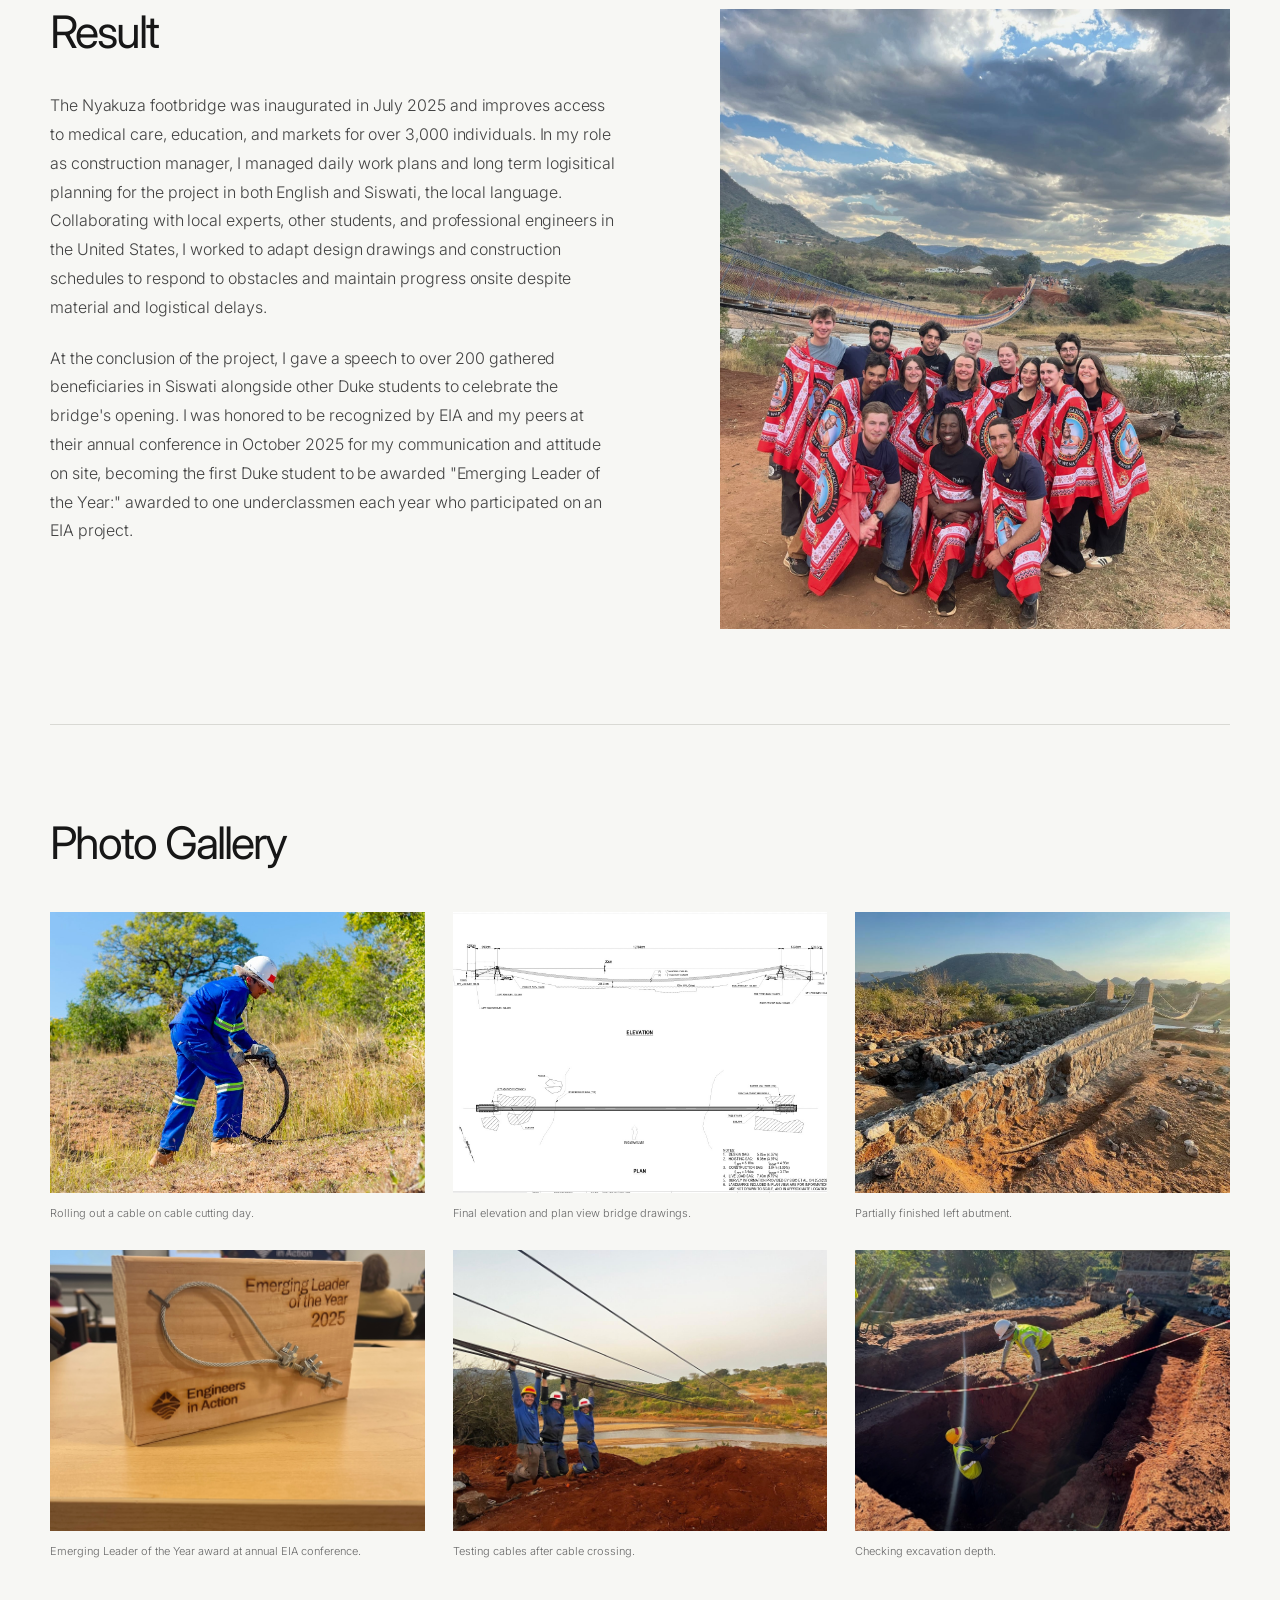
<file: NyakuzaPage.html>
<!DOCTYPE html>
<html lang="en">


<head>
    <title>quinnmair.com</title>
    <link rel="stylesheet" href="stylesheetV2.css"> 
    <link href="https://fonts.googleapis.com/css2?family=Inter:wght@300;400;600&display=swap" rel="stylesheet">
    <link rel="icon" type="image/png" href="HDRHeadshot.jpg">
</head>

<body>
    <!--Header-->
    <div class="header" id="homepageHeader">
        <h5>Quinn Mair</h5>
        <div class="bannerButtons">
            <a href="index.html" class="navLink">About</a>
            <a href="projectspage.html" class="navLink">Projects</a>
            <a href="contactlinks.html" class="navLink">Contact</a>    
        </div>
    </div>
    
    <main>

        <section class="hero">
          <div class="hero-text">
            <p class="eyebrow">Global Development · Infrastructure</p>
            <h1>Nyakuza Suspended Footbridge</h1>
            <p class="subtitle">
              A 128 meter suspended footbridge, the longest of its kind in Eswatini, serving approximately 3,000 individuals. 
            </p>
    
            <div class="tags">
              <span>Construction Management</span>
              <span>AutoCAD</span>
              <span>Technical Documentation</span>
              <span>Cross-Cultural Teamwork</span>
            </div>
          </div>
    
          <img src="NyakuzaBridge.jpg" alt="Maze game running on FPGA" class="hero-image" />
        </section>
    
        <section class="section">
          <h2>Problem Statement</h2>
          <p class="projectAbstractText">
            Every year during the rainy season, the Ingwavuma River in the Hosea Inkhundla of Eswatini's Shiselweni region becomes 
            impossible to cross, preventing community members from accessing critical resources. To address this pressing issue, Duke 
            Engineers for International Development (DEID) worked with Engineers in Action (EIA) to design and construct a suspended 
            footbridge crossing the river.
          </p>
        </section>
    
        <section class="section">
          <h2>Bridge Impact</h2>
    
          <div class="results-grid">
            <div class="result-card">
              <h3>128 Meters</h3>
              <p>The longest suspended footbridge in the country to date</p>
            </div>
            <div class="result-card">
              <h3>>3,000 Beneficiaries</h3>
              <p>Improving access to schools, health care, and economic opportunities</p>
            </div>
            <div class="result-card">
              <h3>Improved Safety</h3>
              <p>Prior to completion, fatalities occurred nearly annually from river crossing</p>
            </div>
            <div class="result-card">
              <h3>>50 Volunteers</h3>
              <p>Students, local masons, and community members collaborated during construction</p>
            </div>
          </div>
        </section>
    
        <section class="ThreeFiftyresultsSectionSplit">  <!-- class was originally hero-img we think?-->
          <div>
            <h2>Result</h2>
            <p class="projectAbstractText">
              The Nyakuza footbridge was inaugurated in July 2025 and improves access to medical care, education, and markets for over 3,000
              individuals. In my role as construction manager, I managed daily work plans and long term logisitical planning for the 
              project in both English and Siswati, the local language. Collaborating with local experts, other students, and 
              professional engineers in the United States, I worked to adapt design drawings and construction schedules to respond to 
              obstacles and maintain progress onsite despite material and logistical delays. 
            </p>
            <p class="projectAbstractText">
              At the conclusion of the project, I gave a speech to over 200 gathered beneficiaries in Siswati alongside other 
              Duke students to celebrate the bridge's opening. I was honored to be recognized by EIA and my peers at their annual 
              conference in October 2025 for my communication and attitude on site, becoming the first Duke student to be awarded 
              "Emerging Leader of the Year:" awarded to one underclassmen each year who participated on an EIA project. 
            </p>
            <!-- BULLET POINTS IN RESULTS
            <ul>
              <li>Five-stage instruction pipeline</li>
              <li>Hazard detection and forwarding</li>
              <li>Memory-mapped graphics interface</li>
              <li>VGA timing and pixel generation</li>
            </ul>
            -->
          </div>
    
          <img src="DEIDteamPic.jpeg" alt="Full maze arcade cabinet" class="results-imageBridge" />
        </section>

          
          <!-- PHOTO GALLERY -->


        <section class="section">
        <h2>Photo Gallery</h2>

        <div class="gallery">

            <figure class="gallery-item-bridge">
            <img src="cableCutting.jpeg" alt="Rolling out a cable on cable cutting day." />
            <figcaption>
                Rolling out a cable on cable cutting day.
            </figcaption>
            </figure>

            <figure class="gallery-item-bridge">
            <img src="bridgePlan.jpg" alt="Bridge drawings" />
            <figcaption>
                Final elevation and plan view bridge drawings.
            </figcaption>
            </figure>

            <figure class="gallery-item-bridge">
            <img src="leftAbutment.jpeg" alt="left abutment" />
            <figcaption>
                Partially finished left abutment. 
            </figcaption>
            </figure>

            <figure class="gallery-item-bridge">
              <img src="bridgeAward.jpeg" alt="EIA award" />
              <figcaption>
                  Emerging Leader of the Year award at annual EIA conference. 
              </figcaption>
            </figure>

            <figure class="gallery-item-bridge">
              <img src="hangingCables.jpeg" alt="Cable testing" />
              <figcaption>
                  Testing cables after cable crossing.
              </figcaption>
            </figure>

            <figure class="gallery-item-bridge">
              <img src="Excavation.jpeg" alt="Checking excavation depth" />
              <figcaption>
                Checking excavation depth.
              </figcaption>
            </figure>

        </div>
        </section>
    

    
      </main>

</body>


</html>
</file>
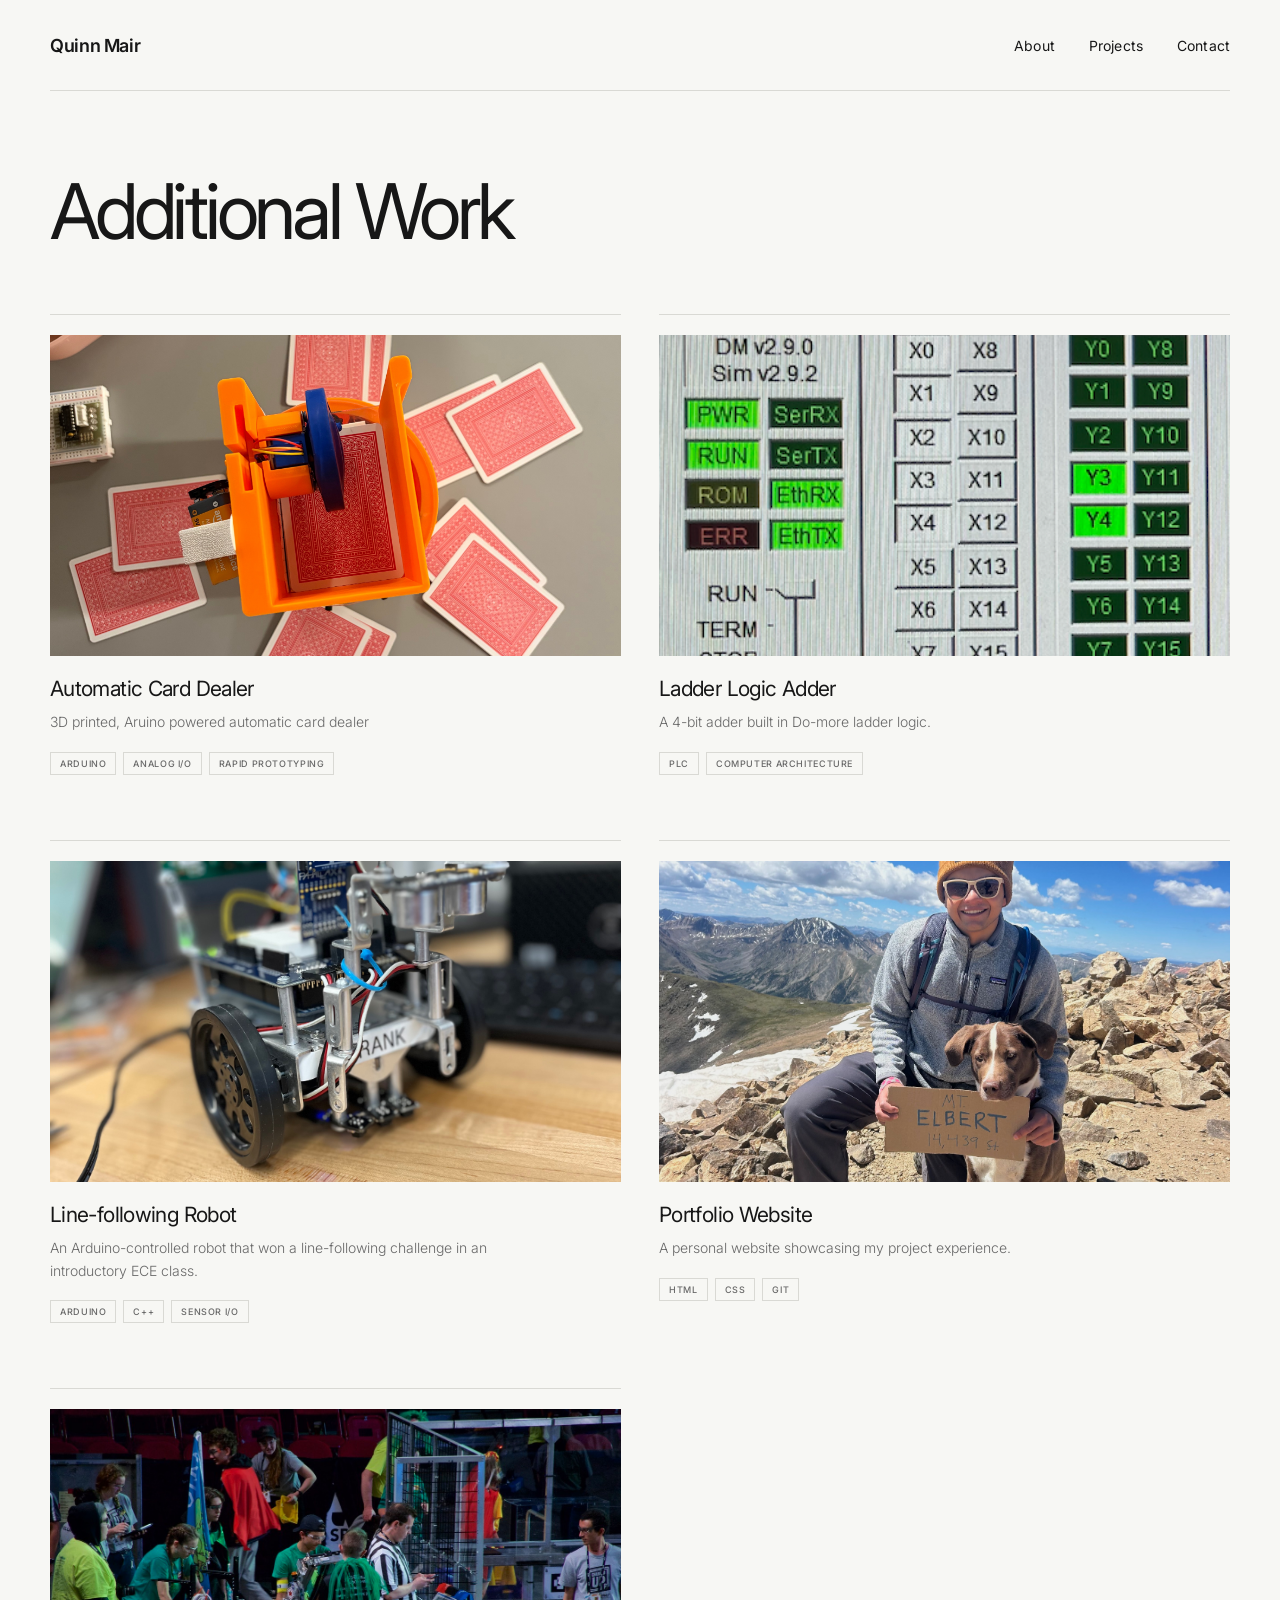
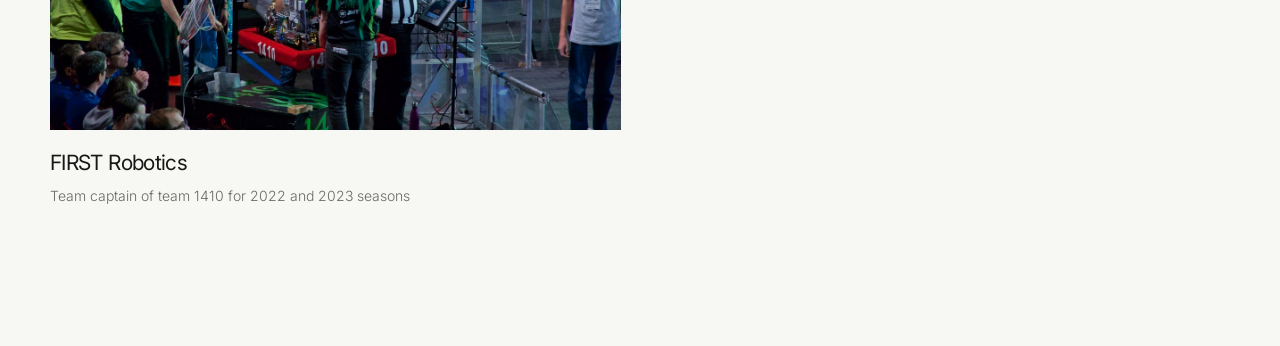
<file: otherProjects.html>
<!DOCTYPE html>
<html lang="en">


<head>
    <title>quinnmair.com</title>
    <link rel="stylesheet" href="stylesheetV2.css"> 
    <link href="https://fonts.googleapis.com/css2?family=Inter:wght@300;400;600&display=swap" rel="stylesheet">
    <link rel="icon" type="image/png" href="HDRHeadshot.jpg">
</head>

<body>
    <!--Header-->
    <div class="header" id="homepageHeader">
        <h5>Quinn Mair</h5>
        <div class="bannerButtons">
            <a href="index.html" class="navLink">About</a>
            <a href="projectspage.html" class="navLink">Projects</a>
            <a href="contactlinks.html" class="navLink">Contact</a>    
        </div>
    </div>
    
    <main>


        <section class="small-projects-hero">
            <h1>Additional Work</h1>
          </section>


          <section class="small-projects-grid">

            <article class="small-project-card">
              <img src="cardDealerTopCropped.jpg" alt="Ladder logic adder">
              <div class="small-project-text">
                <h2>Automatic Card Dealer</h2>
                <p>3D printed, Aruino powered automatic card dealer</p>
                <div class="mini-tags">
                  <span>Arduino</span>
                  <span>Analog I/O</span>
                  <span>Rapid Prototyping</span>
                </div>
              </div>
            </article> 

            <article class="small-project-card">
              <img src="LadderLogic.png" alt="Ladder logic adder">
              <div class="small-project-text">
                <h2>Ladder Logic Adder</h2>
                <p>A 4-bit adder built in Do-more ladder logic.</p>
                <div class="mini-tags">
                  <span>PLC</span>
                  <span>Computer Architecture</span>
                </div>
              </div>
            </article>
<!--
            <article class="small-project-card">
                <img src="Huffprocessor.png" alt="Ladder logic adder">
                <div class="small-project-text">
                  <h2>Huffman Compression Algorithm</h2>
                  <p>Implemented a Huffman encoding and decoding system to compress text files</p>
                  <div class="mini-tags">
                    <span>Java</span>
                    <span>Algorithms</span>
                  </div>
                </div>
            </article>
 -->       
            <article class="small-project-card">
              <img src="110Robot.jpeg" alt="Line following robot">
              <div class="small-project-text">
                <h2>Line-following Robot</h2>
                <p>An Arduino-controlled robot that won a line-following challenge in an introductory ECE class.</p>
                <div class="mini-tags">
                  <span>Arduino</span>
                  <span>C++</span>
                  <span>Sensor I/O</span>
                </div>
              </div>
            </article>

            <article class="small-project-card">
                <img src="mtElbert.jpeg" alt="Homepage image">
                <div class="small-project-text">
                  <h2>Portfolio Website</h2>
                  <p>A personal website showcasing my project experience.</p>
                  <div class="mini-tags">
                    <span>HTML</span>
                    <span>CSS</span>
                    <span>Git</span>
                  </div>
                </div>
              </article>

              <article class="small-project-card">
                <img src="1410.jpeg" alt="Homepage image">
                <div class="small-project-text">
                  <h2>FIRST Robotics</h2>
                  <p>Team captain of team 1410 for 2022 and 2023 seasons</p>
                  <div class="mini-tags">
                  </div>
                </div>
              </article>
        
          </section>
    
      </main>

</body>


</html>
</file>
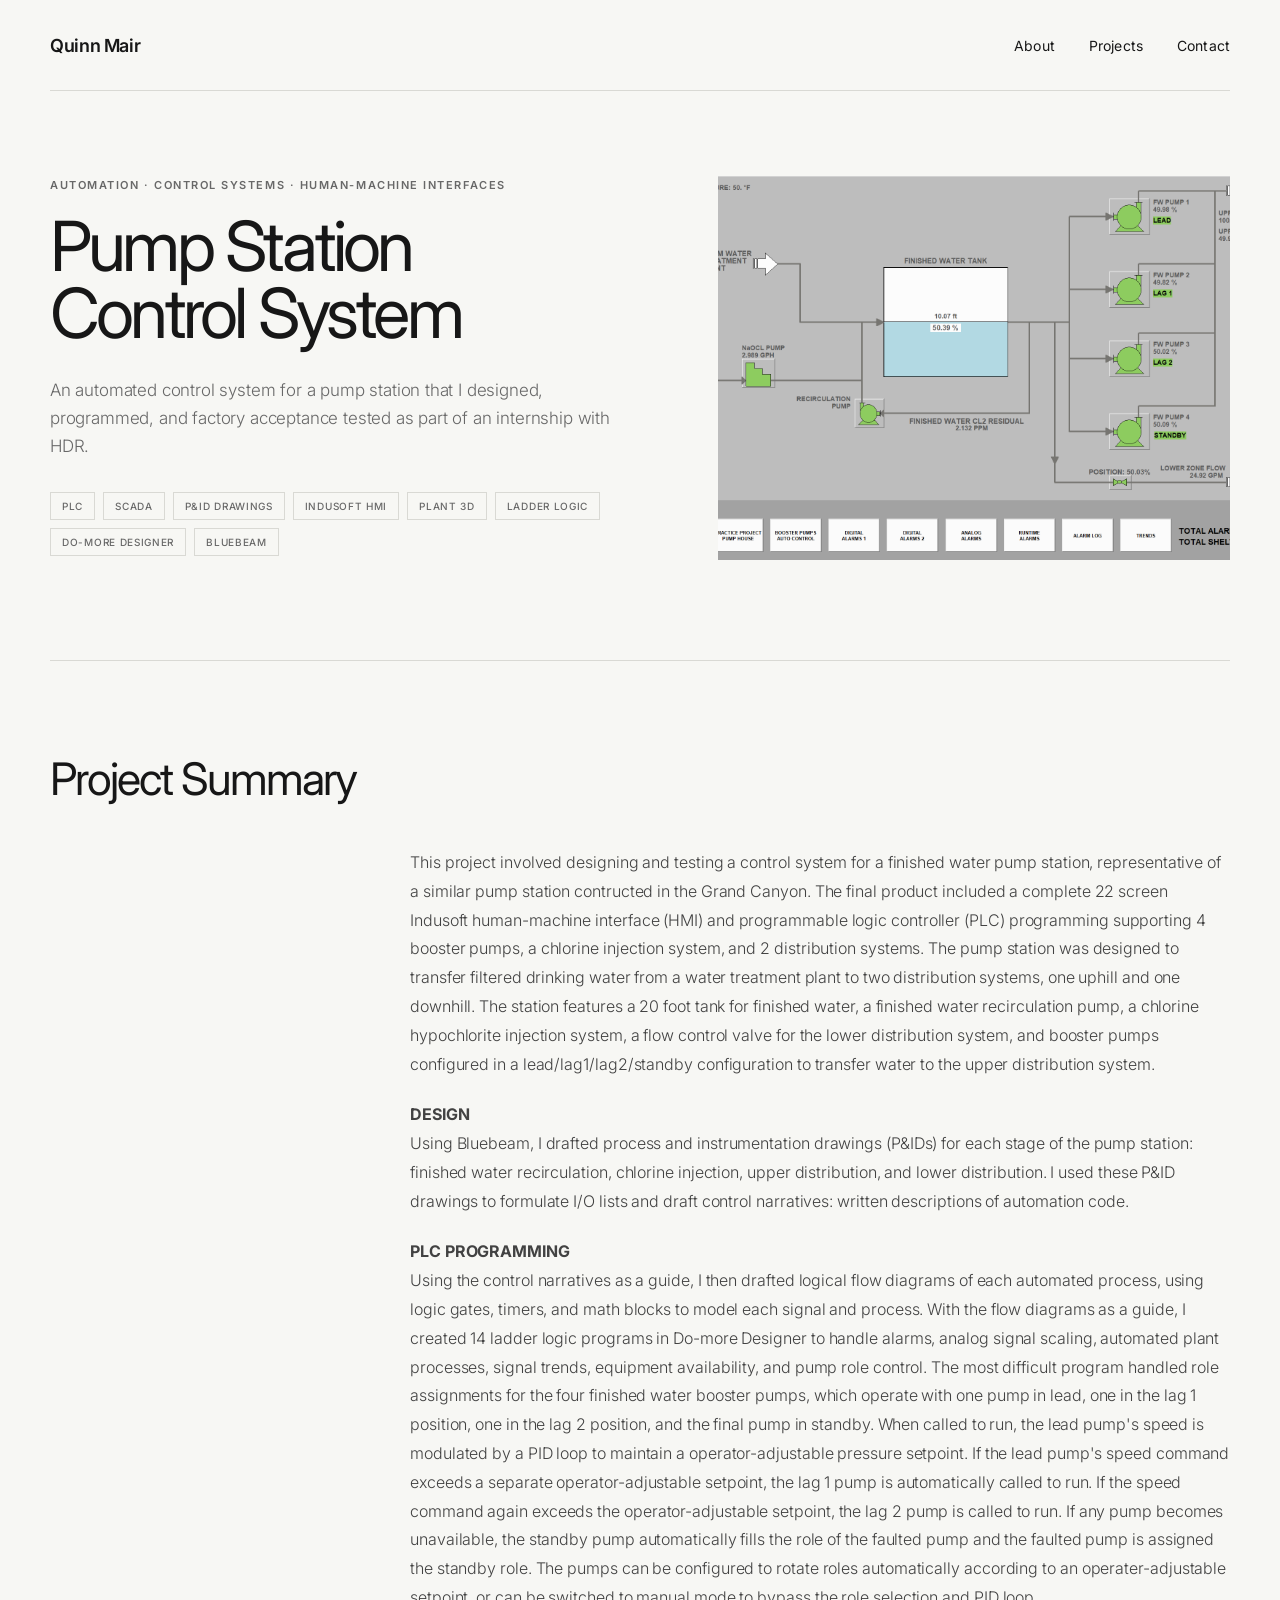
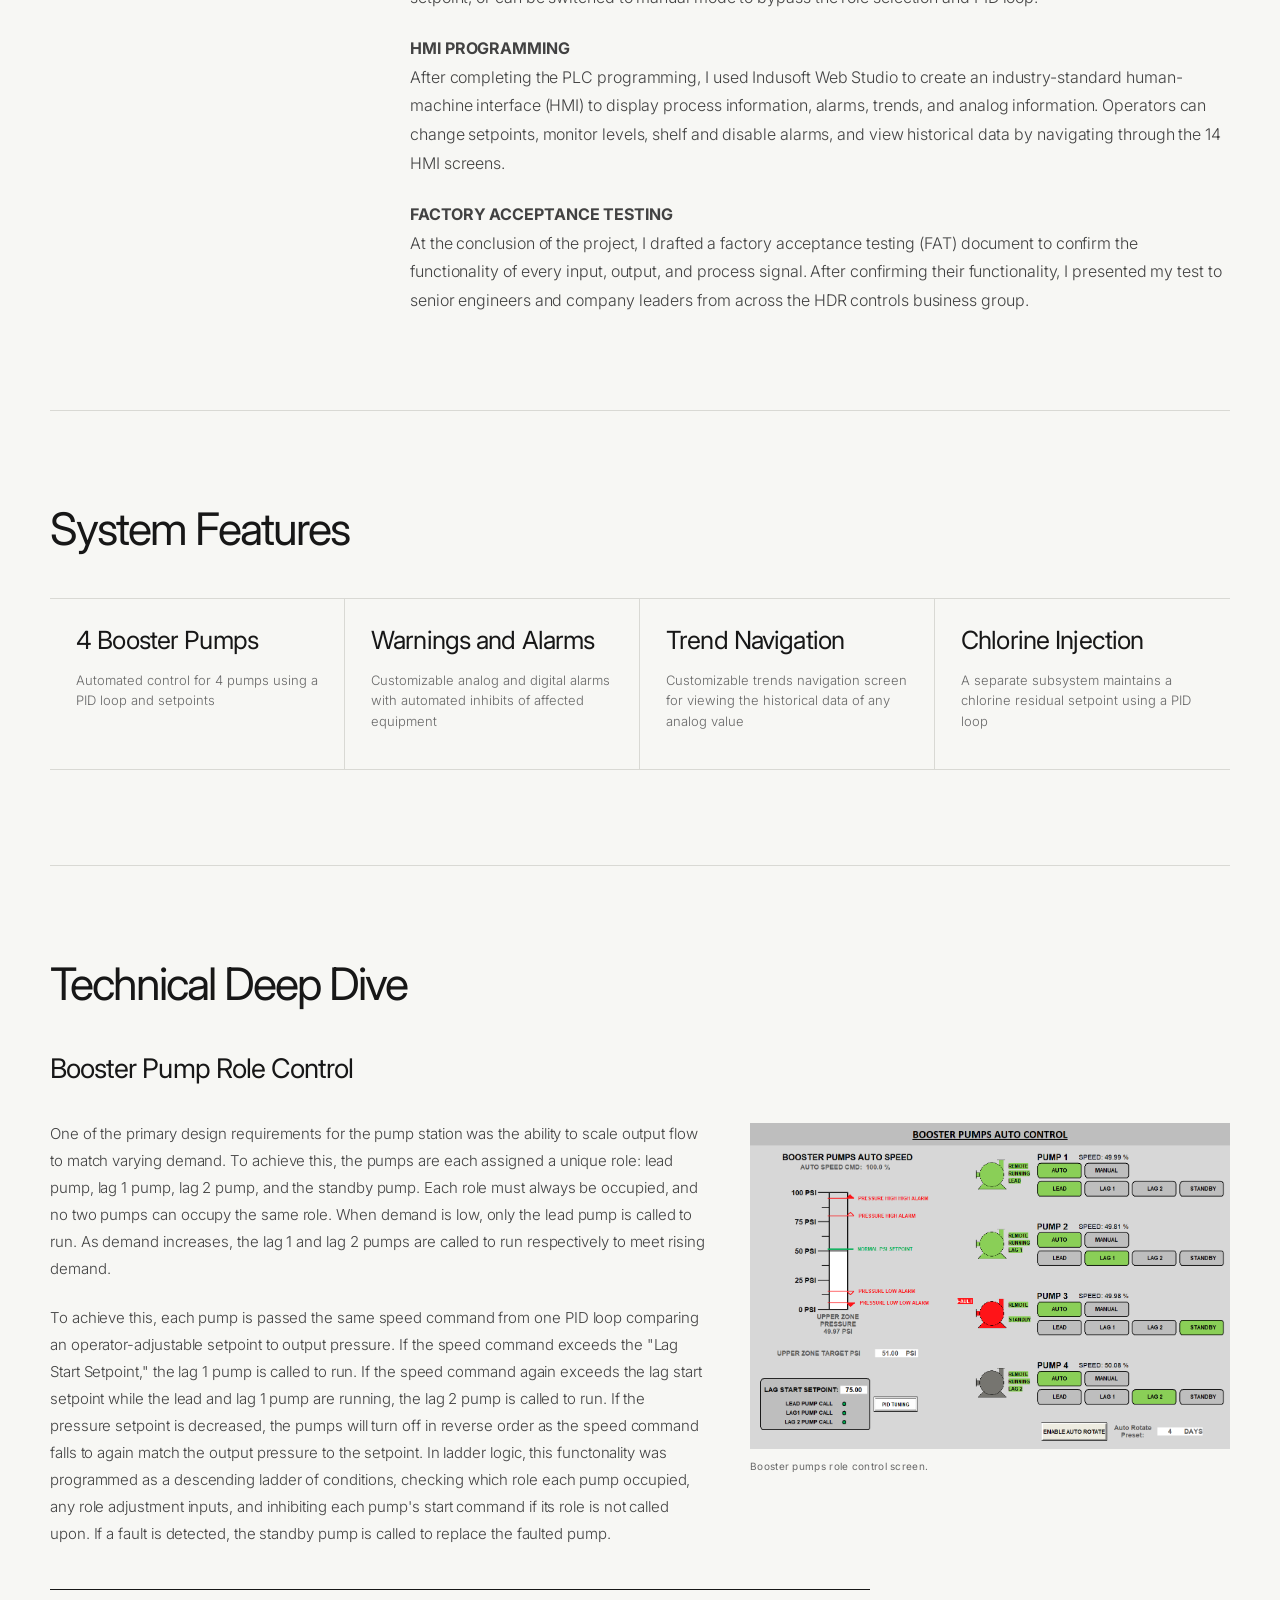
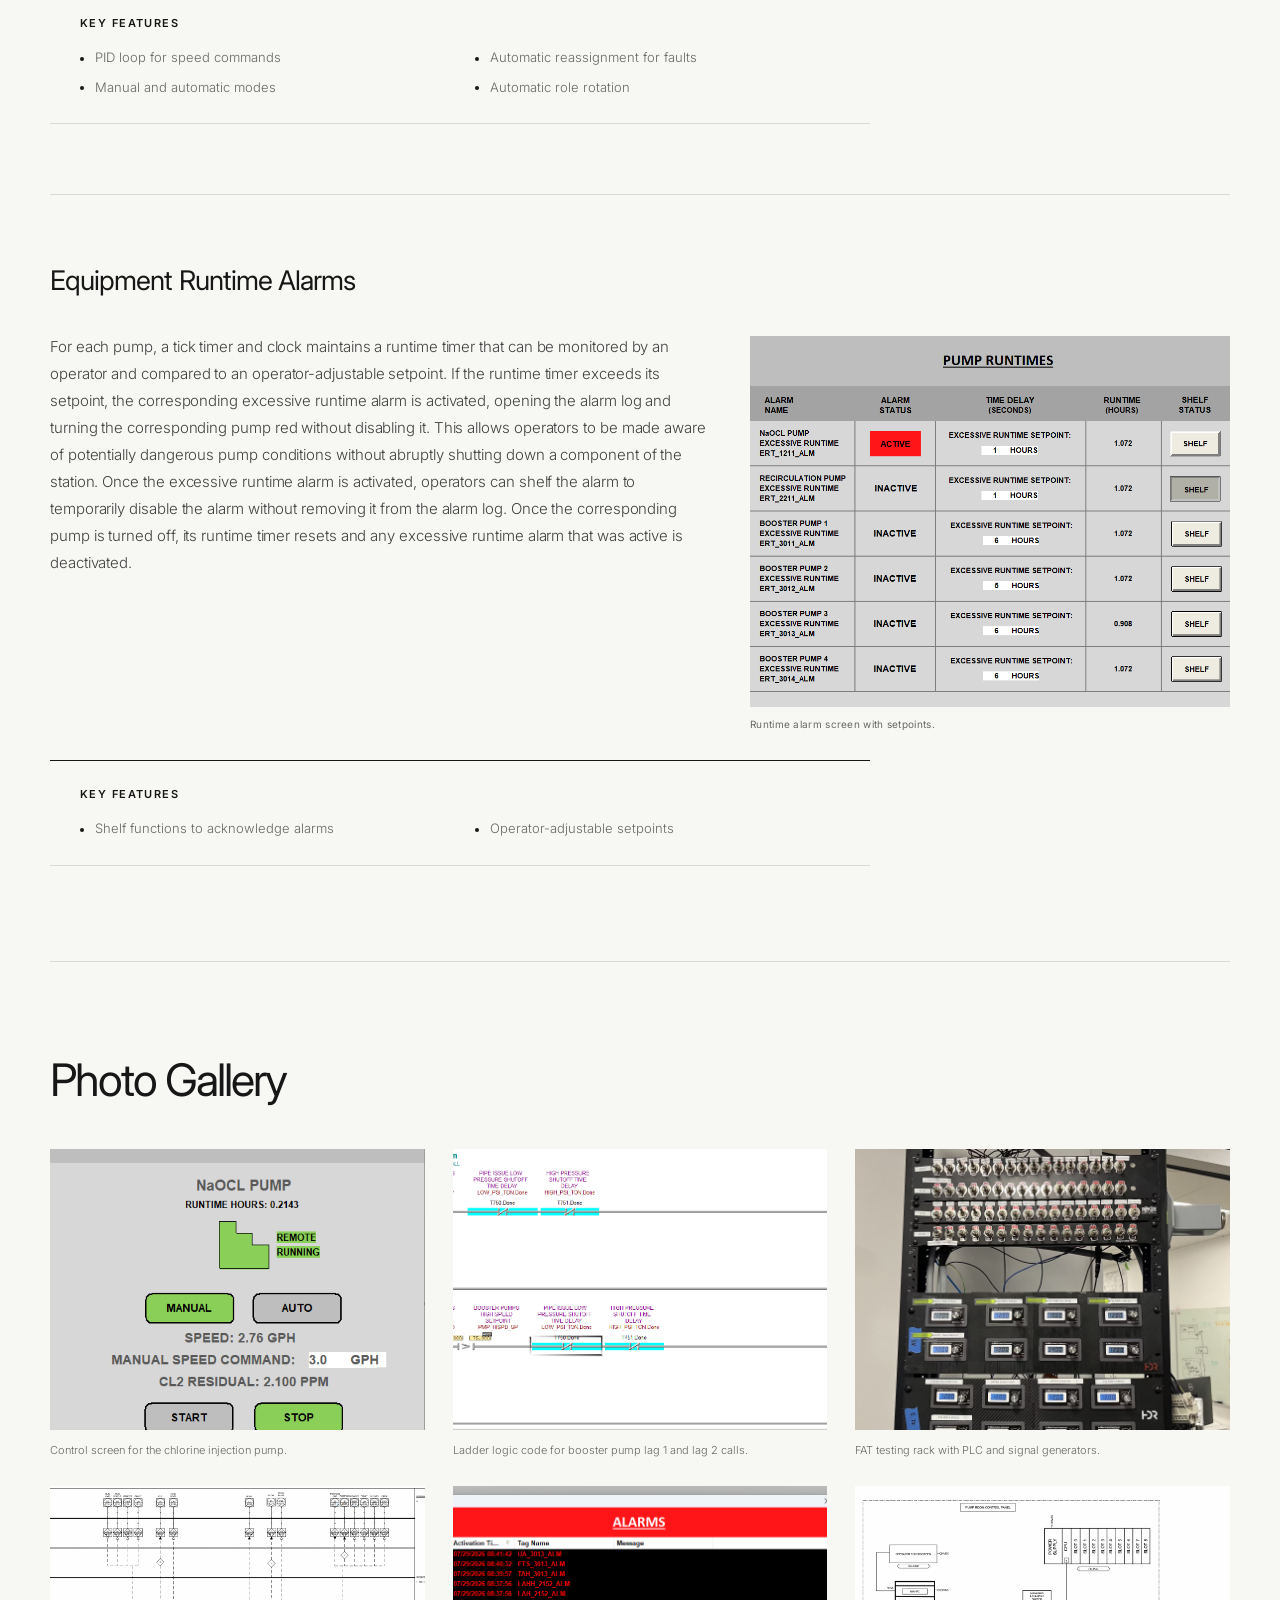
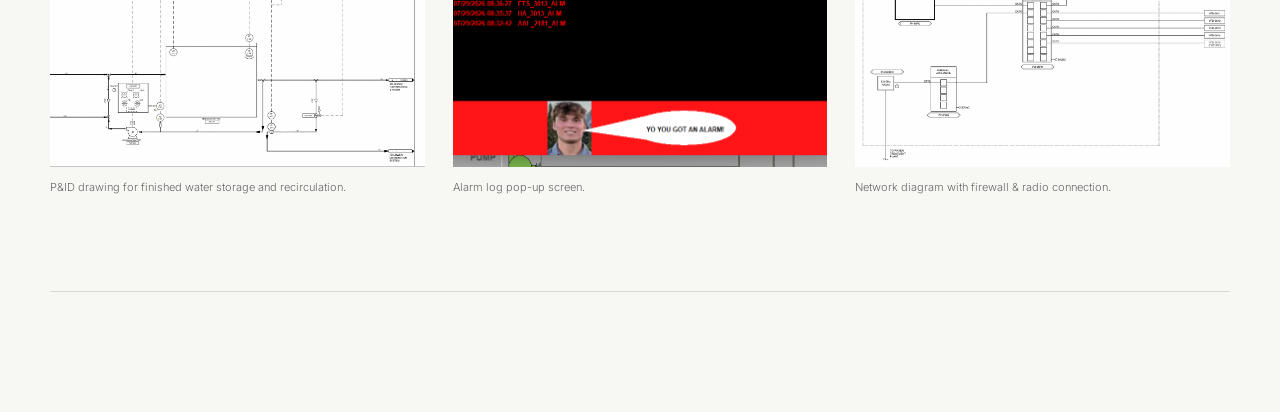
<file: PLCProject.html>
<!DOCTYPE html>
<html lang="en">


<head>
    <title>quinnmair.com</title>
    <link rel="stylesheet" href="stylesheetV2.css"> 
    <link href="https://fonts.googleapis.com/css2?family=Inter:wght@300;400;600&display=swap" rel="stylesheet">
    <link rel="icon" type="image/png" href="HDRHeadshot.jpg">
</head>

<body>
    <!--Header-->
    <div class="header" id="homepageHeader">
        <h5>Quinn Mair</h5>
        <div class="bannerButtons">
            <a href="index.html" class="navLink">About</a>
            <a href="projectspage.html" class="navLink">Projects</a>
            <a href="contactlinks.html" class="navLink">Contact</a>    
        </div>
    </div>
    
    <main>

        <section class="hero">
          <div class="hero-text">
            <p class="eyebrow">Automation · Control Systems · Human-Machine Interfaces</p>
            <h1>Pump Station Control System</h1>
            <p class="subtitle">
              An automated control system for a pump station that I designed, programmed, and factory acceptance tested as part of an internship  
              with HDR.
            </p>
    
            <div class="tags">
              <span>PLC</span>
              <span>SCADA</span>
              <span>P&ID Drawings</span>
              <span>Indusoft HMI</span>
              <span>Plant 3D</span>
              <span>Ladder Logic</span>
              <span>Do-more Designer</span>
              <span>Bluebeam</span>
            </div>
          </div>
    
          <img src="MainScreen.png" alt="Maze game running on FPGA" class="hero-image" />
        </section>
    
        <section class="section">
          <h2>Project Summary</h2>
          <p class="projectAbstractText">
            This project involved designing and testing a control system for a finished water pump station, representative of 
            a similar pump station contructed in the Grand Canyon. The final product included a complete 22 screen Indusoft 
            human-machine interface (HMI) and programmable logic controller (PLC) programming supporting 4 booster pumps, a chlorine injection system, and 2
            distribution systems. The pump station was designed to transfer filtered drinking water from a water treatment plant 
            to two distribution systems, one uphill and one downhill. The station features a 20 foot tank for finished water, a 
            finished water recirculation pump, a chlorine hypochlorite injection system, a flow control valve for the lower 
            distribution system, and booster pumps configured in a lead/lag1/lag2/standby 
            configuration to transfer water to the upper distribution system. 
          </p>
          <p class="projectAbstractText">
            <strong>DESIGN</strong>
            <br>
            Using Bluebeam, I drafted process and instrumentation drawings (P&IDs) for each stage of the pump station: finished 
            water recirculation, chlorine injection, upper distribution, and lower distribution. I used these P&ID drawings to 
            formulate I/O lists and draft control narratives: written descriptions of automation code.
          </p>
          <p class="projectAbstractText">
            <strong>PLC PROGRAMMING</strong>
            <br>
            Using the control narratives as a guide, I then drafted logical flow diagrams of each automated process, using logic gates, 
            timers, and math blocks to model each signal and process. With the flow diagrams as a guide, I created 14 ladder logic 
            programs in Do-more Designer to handle alarms, analog signal scaling, automated plant processes, signal trends, equipment 
            availability, and pump role control. The most difficult program handled role assignments for the four finished water booster 
            pumps, which operate with one pump in lead, one in the lag 1 position, one in the lag 2 position, and the final pump in standby. 
            When called to run, the lead pump's speed is modulated by a PID loop to maintain a operator-adjustable pressure setpoint. If the lead 
            pump's speed command exceeds a separate operator-adjustable setpoint, the lag 1 pump is automatically called to run. If the speed command 
            again exceeds the operator-adjustable setpoint, the lag 2 pump is called to run. If any pump becomes unavailable, the standby pump 
            automatically fills the role of the faulted pump and the faulted pump is assigned the standby role. The pumps can be configured to rotate 
            roles automatically according to an operater-adjustable setpoint, or can be switched to manual mode to bypass the role selection and 
            PID loop. 
        </p>
          <p class="projectAbstractText">
            <strong>HMI PROGRAMMING</strong>
            <br>
            After completing the PLC programming, I used Indusoft Web Studio to create an industry-standard human-machine interface (HMI) to display 
            process information, alarms, trends, and analog information. Operators can change setpoints, monitor levels, shelf and disable alarms, and 
            view historical data by navigating through the 14 HMI screens. 
          </p>
          <p class="projectAbstractText">
            <strong>FACTORY ACCEPTANCE TESTING</strong>
            <br>
            At the conclusion of the project, I drafted a factory acceptance testing (FAT) document to confirm the functionality of every input, output,
            and process signal. After confirming their functionality, I presented my test to senior engineers and company leaders from across the HDR 
            controls business group. 
          </p>
        </section>
    
        <section class="section">
          <h2>System Features</h2>
    
          <div class="results-grid">
            <div class="result-card">
              <h3>4 Booster Pumps</h3>
              <p>Automated control for 4 pumps using a PID loop and setpoints</p>
            </div>
            <div class="result-card">
              <h3>Warnings and Alarms</h3>
              <p>Customizable analog and digital alarms with automated inhibits of affected equipment</p>
            </div>
            <div class="result-card">
              <h3>Trend Navigation</h3>
              <p>Customizable trends navigation screen for viewing the historical data of any analog value</p>
            </div>
            <div class="result-card">
              <h3>Chlorine Injection</h3>
              <p>A separate subsystem maintains a chlorine residual setpoint using a PID loop</p>
            </div>
          </div>
        </section>
    
        <section class="section">
            <h2>Technical Deep Dive</h2>
          
            <div class="deep-dive">
          
              <!-- BLOCK 1 -->
          
              <div class="deep-dive-block">
          
                <div class="deep-dive-text">
                  <h3>Booster Pump Role Control</h3>

                  <figure class="wrapped-figure">
                    <img src="PumpControl.png" alt="Pump Role Control Screen" />
                    <figcaption>
                      Booster pumps role control screen.
                    </figcaption>
                  </figure>
          
                  <p class="techDeepDiveJustify">
                    One of the primary design requirements for the pump station was the ability to scale output flow to match varying 
                    demand. To achieve this, the pumps are each assigned a unique role: lead pump, lag 1 pump, lag 2 pump, and the standby 
                    pump. Each role must always be occupied, and no two pumps can occupy the same role. When demand is low, only the lead 
                    pump is called to run. As demand increases, the lag 1 and lag 2 pumps are called to run respectively to meet rising 
                    demand. 
                  </p>
                  <p class="techDeepDiveJustify">
                    To achieve this, each pump is passed the same speed command from one PID loop comparing an operator-adjustable setpoint 
                    to output pressure. If the speed command exceeds the "Lag Start Setpoint," the lag 1 pump is called to run. If the speed 
                    command again exceeds the lag start setpoint while the lead and lag 1 pump are running, the lag 2 pump is called to run. If the 
                    pressure setpoint is decreased, the pumps will turn off in reverse order as the speed command falls to again match the output 
                    pressure to the setpoint. In ladder logic, this functonality was programmed as a descending ladder of conditions, checking which role 
                    each pump occupied, any role adjustment inputs, and inhibiting each pump's start command if its role is not called upon. If a fault 
                    is detected, the standby pump is called to replace the faulted pump.    
                  </p>
          
                  <div class="highlight-box">
                    <h4>Key Features</h4>
                    <ul class="feature-list">
                      <li>PID loop for speed commands</li>
                      <li>Automatic reassignment for faults</li>
                      <li>Manual and automatic modes</li>
                      <li>Automatic role rotation</li>
                    </ul>
                  </div>
                </div>
          
          
              </div>
          
              <!-- BLOCK 2 -->
          
              <div class="deep-dive-block reverse">
        
          
                <div class="deep-dive-text">
                  <h3>Equipment Runtime Alarms</h3>

                  <figure class="wrapped2">
                    <img src="PumpRuntimes.png" alt="Pump runtime alarms" class="wrapped3" />
                    <figcaption>
                      Runtime alarm screen with setpoints.
                    </figcaption>
                  </figure>
          
                  <p class="techDeepDiveJustify">
                    For each pump, a tick timer and clock maintains a runtime timer that can be monitored by an operator and compared to an 
                    operator-adjustable setpoint. If the runtime timer exceeds its setpoint, the corresponding excessive runtime alarm is 
                    activated, opening the alarm log and turning the corresponding pump red without disabling it. This allows 
                    operators to be made aware of potentially dangerous pump conditions without abruptly shutting down a component 
                    of the station. Once the excessive 
                    runtime alarm is activated, operators can shelf the alarm to temporarily disable the alarm without removing it from the alarm 
                    log. Once the corresponding pump is turned off, its runtime timer resets and any excessive runtime alarm that was active 
                    is deactivated. 
                  </p>
          
                  <div class="highlight-box">
                    <h4>Key Features</h4>
                    <ul class="feature-list">
                      <li>Shelf functions to acknowledge alarms</li>
                      <li>Operator-adjustable setpoints</li>
                    </ul>
                  </div>
                </div>

          
              </div>

          </section>

          
          <!-- PHOTO GALLERY -->


        <section class="section">
        <h2>Photo Gallery</h2>

        <div class="gallery">


         
            <figure class="gallery-item">
            <img src="ChlorinePump.png" alt="Chlorine pump control" />
            <figcaption>
                Control screen for the chlorine injection pump.
            </figcaption>
            </figure>

            <figure class="gallery-item">
            <img src="PLCLagCall.png" alt="Lag call ladder logic" />
            <figcaption>
                Ladder logic code for booster pump lag 1 and lag 2 calls.
            </figcaption>
            </figure>

            <figure class="gallery-item">
            <img src="PLCRack.avif" alt="Testing rack" />
            <figcaption>
                FAT testing rack with PLC and signal generators.
            </figcaption>
            </figure>

            <figure class="gallery-item">
            <img src="FWTankPID.png" alt="P&ID drawing" />
            <figcaption>
                P&ID drawing for finished water storage and recirculation.
            </figcaption>
            </figure>

            <figure class="gallery-item">
            <img src="AlarmLog.png" alt="Alarm log pop up" />
            <figcaption>
                Alarm log pop-up screen.
            </figcaption>
            </figure>

            <figure class="gallery-item">
            <img src="NetworkDiagram.png" alt="Network diagram" />
            <figcaption>
                Network diagram with firewall & radio connection.
            </figcaption>
            </figure>

        </div>
        </section>
    

    
      </main>

</body>


</html>
</file>
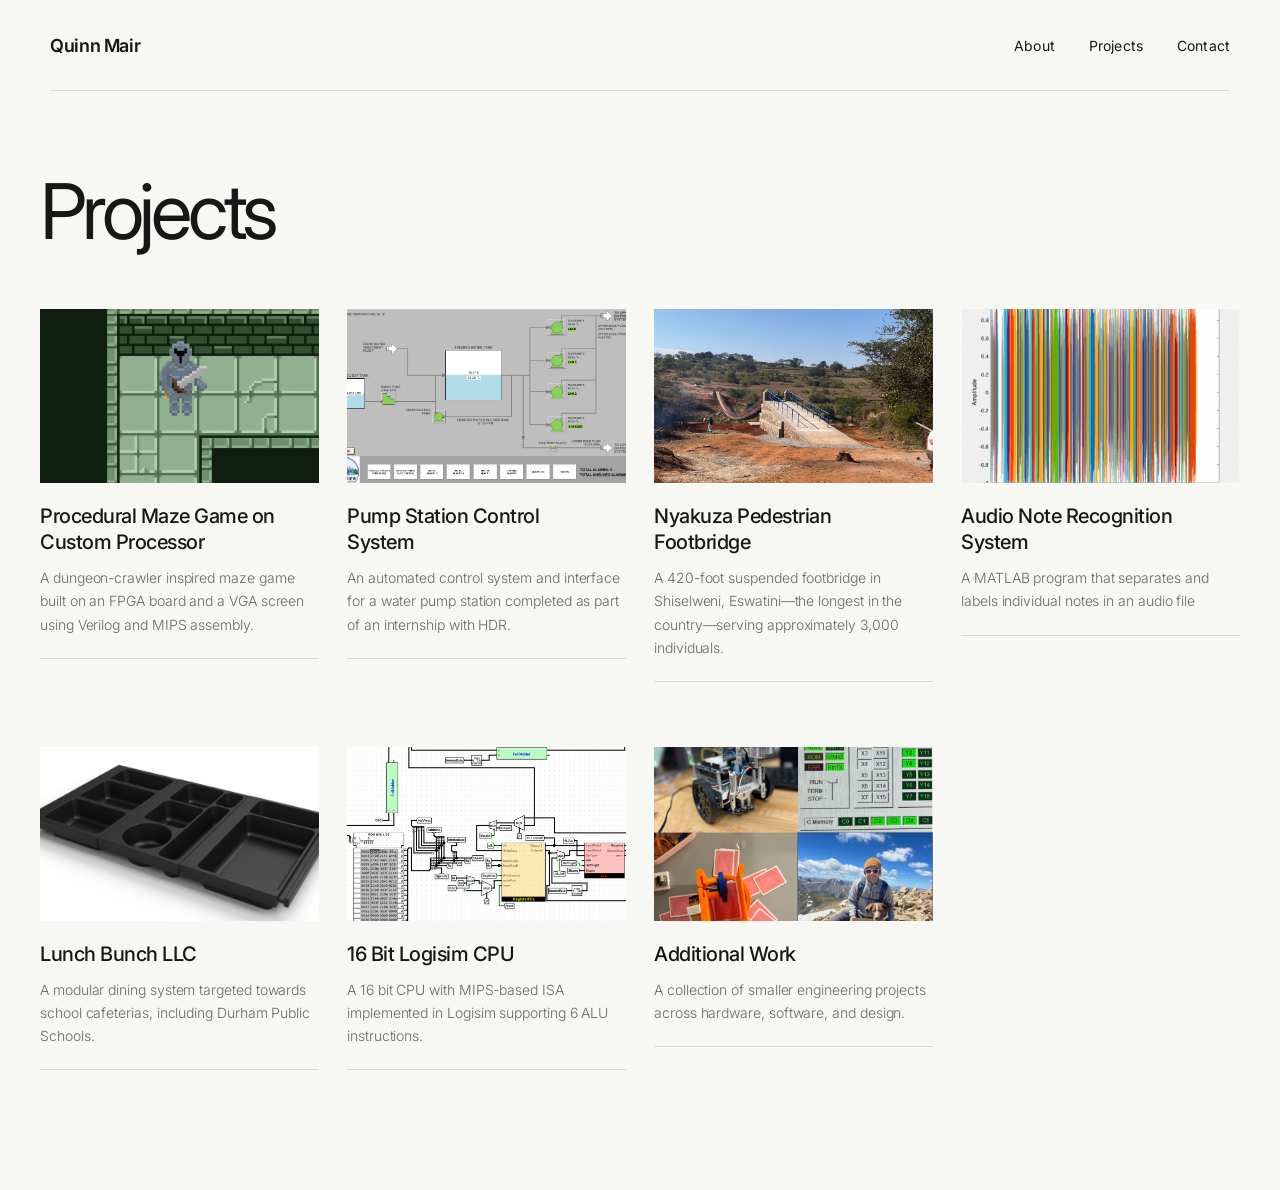
<file: projectspage.html>
<!DOCTYPE html>
<html lang="en">


<head>
    <title>quinnmair.com</title>
    <link rel="stylesheet" href="stylesheetV2.css"> 
    <link href="https://fonts.googleapis.com/css2?family=Inter:wght@300;400;600&display=swap" rel="stylesheet">
    <link rel="icon" type="image/png" href="HDRHeadshot.jpg">
</head>

<body>
  <!--Header-->
  <div class="header" id="homepageHeader">
    <h5>Quinn Mair</h5>
    <div class="bannerButtons">
        <a href="index.html" class="navLink">About</a>
        <a href="projectspage.html" class="navLink">Projects</a>
        <a href="contactlinks.html" class="navLink">Contact</a>    
    </div>
</div>

<div class="homepagePanel">
    <div class="panelText">
        <h3 id="ProjPageHeadText">Projects</h3>
        <div class="projectGrid">
            <a href="350CPU.html" class="projectCard">
                <div class="projectImageBox">
                    <img src="mazeTile.ong.png" alt="Procedural maze game built on custom processor">
                </div>
                <div class="projectCardText">
                  <h3>Procedural Maze Game on Custom Processor</h3>
                  <p>A dungeon-crawler inspired maze game built on an FPGA board and a VGA screen using Verilog and MIPS assembly.</p>
                </div>
            </a>

            <a href="PLCProject.html" class="projectCard">
                <div class="projectImageBox">
                    <img src="MainScreen.png" alt="16 Bit Logisim CPU">
                </div>
                <div class="projectCardText">
                  <h3>Pump Station Control System</h3>
                    <p>An automated control system and interface for a water pump station completed as part of an internship with HDR.</p>
                </div>
            </a>

            <a href="NyakuzaPage.html" class="projectCard">
                <div class="projectImageBox">
                    <img src="NyakuzaBridge.jpg" alt="Nyakuza Suspended Footbridge">
                </div>
                <div class="projectCardText">
                  <h3>Nyakuza Pedestrian Footbridge</h3>
                  <p>A 420-foot suspended footbridge in Shiselweni, Eswatini—the longest in the country—serving approximately 3,000 individuals. </p>
                </div>
            </a>
<!--
            <a href="NCFets.html" class="projectCard">
                <div class="projectImageBox">
                    <img src="NCFet_Overview.png" alt="NCFet presentation diagram">
                </div>
                <div class="projectCardText">
                  <h3>Performance and Analysis of Negative-Capacitance FETs</h3>
                    <p>A technical research presentation on Negative-Capacitance transistors and their performance compared to established MOS 
                        technologies.</p>
                </div>
            </a>
     --> 
            <a href="AudioWindow.html" class="projectCard">
                <div class="projectImageBox">
                    <img src="AudioWindow.png" alt="Audio Windowing MATLAB Program">
                </div>
                <div class="projectCardText">
                  <h3>Audio Note Recognition System</h3>
                  <p>A MATLAB program that separates and labels individual notes in an audio file</p>
                </div>
            </a>

            <a href="LBLLC.html" class="projectCard">
                <div class="projectImageBox">
                    <img src="blackTrays.png" alt="Modular Lunch Tray">
                </div>
                <div class="projectCardText">
                  <h3>Lunch Bunch LLC</h3>
                  <p>A modular dining system targeted towards school cafeterias, including Durham Public Schools.</p>
                </div>
            </a>

            <a href="250CPU.html" class="projectCard">
                <div class="projectImageBox">
                    <img src="fullCPU.png" alt="16 Bit Logisim CPU">
                </div>
                <div class="projectCardText">
                  <h3>16 Bit Logisim CPU</h3>
                  <p>A 16 bit CPU with MIPS-based ISA implemented in Logisim supporting 6 ALU instructions.</p>
                </div>
            </a>

            <a href="otherProjects.html" class="projectCard">
                <div class="projectImageBox">
                    <img src="additlCoverV2.png" alt="Additional Work Photo">
                </div>
                <div class="projectCardText">
                  <h3>Additional Work</h3>
                    <p>A collection of smaller engineering projects across hardware, software, and design.</p>
                </div>
            </a>
   
  

        </div>
    </div>
</div>

</body>


</html>
</file>
<file: stylesheetV2.css>
/*=======================================================*/
/* INDEX */
/*=======================================================*/

:root {
    --v2-background: #f7f7f4;
    --v2-surface: #ffffff;
    --v2-text: #171717;
    --v2-muted: #686868;
    --v2-line: #d9d9d4;
    --v2-accent: #263b32;
}

/* -------------------------
   PAGE
------------------------- */

body {
    margin: 0;
    background-color: var(--v2-background);
    color: var(--v2-text);
    font-family: "Inter", sans-serif;
    -webkit-font-smoothing: antialiased;
}

/* -------------------------
   HEADER
------------------------- */

.header {
    width: min(1180px, calc(100% - 80px));
    height: 90px;

    margin: 0 auto;

    display: flex;
    align-items: center;
    justify-content: space-between;

    border-bottom: 1px solid var(--v2-line);
}

.header h5 {
    margin: 0;

    font-size: 18px;
    font-weight: 600;
    letter-spacing: -0.02em;
}

#homepageHeader {
    background: transparent;
}

/* -------------------------
   NAVIGATION
------------------------- */

.bannerButtons {
    display: flex;
    align-items: center;
    gap: 34px;
}

.navLink {
    position: relative;

    color: var(--v2-text);
    text-decoration: none;

    font-size: 14px;
    font-weight: 400;
    letter-spacing: 0.01em;

    transition: opacity 0.2s ease;
}

.navLink::after {
    content: "";

    position: absolute;
    left: 0;
    bottom: -7px;

    width: 0;
    height: 1px;

    background: var(--v2-text);

    transition: width 0.25s ease;
}

.navLink:hover::after {
    width: 100%;
}

.navLink:hover {
    opacity: 0.7;
}

/* -------------------------
   HOMEPAGE HERO / ABOUT
------------------------- */

.homepagePanelV2 {
    width: min(1180px, calc(100% - 80px));
    min-height: calc(100vh - 91px);

    margin: 0 auto;

    display: grid;
    grid-template-columns: 1.05fr 0.95fr;
    gap: clamp(60px, 8vw, 120px);
    align-items: center;

    padding: 70px 0 90px;
    box-sizing: border-box;
}

/* -------------------------
   TEXT COLUMN
------------------------- */

.panelText {
    max-width: 610px;
}

.pageHeadText {
    margin: 0 0 22px;

    font-size: clamp(46px, 5.5vw, 78px);
    line-height: 0.98;

    font-weight: 400;
    letter-spacing: -0.055em;

    color: var(--v2-text);
}

#aboutMeTitle {
    margin: 0 0 24px;

    color: var(--v2-muted);

    font-size: 12px;
    line-height: 1;

    font-weight: 600;

    letter-spacing: 0.14em;
    text-transform: uppercase;
}

#aboutMeText {
    max-width: 580px;

    margin: 0 0 36px;

    color: #424242;

    font-size: 17px;
    font-weight: 300;
    line-height: 1.75;

    letter-spacing: -0.005em;
}

#aboutMeText strong {
    color: var(--v2-text);
    font-weight: 500;
}

/* -------------------------
   PROJECT BUTTON
------------------------- */

.bannerButton {
    appearance: none;

    padding: 14px 22px;

    border: 1px solid var(--v2-text);
    border-radius: 0;

    background: var(--v2-text);
    color: var(--v2-surface);

    font-family: "Inter", sans-serif;
    font-size: 13px;
    font-weight: 500;
    letter-spacing: 0.02em;

    cursor: pointer;

    transition:
        background-color 0.2s ease,
        color 0.2s ease,
        transform 0.2s ease;
}

.bannerButton:hover {
    background: transparent;
    color: var(--v2-text);
    transform: translateY(-2px);
}

/* -------------------------
   IMAGE COLUMN
------------------------- */

.panelImage {
    position: relative;

    width: 100%;
    max-width: 500px;

    justify-self: end;
}

.image-fixed {
    display: block;

    width: 100%;
    height: min(65vh, 650px);

    object-fit: cover;
    object-position: center;

    filter: saturate(0.88) contrast(0.98);
}

/* Small editorial detail beneath image */

/*.panelImage::after {
    content: "ENGINEERING · DESIGN · LEADERSHIP";

    display: block;

    margin-top: 13px;

    color: var(--v2-muted);

    font-size: 10px;
    font-weight: 500;
    letter-spacing: 0.14em;
}
*/

/* -------------------------
   TABLET
------------------------- */

@media (max-width: 900px) {

    .header {
        width: min(100% - 48px, 1180px);
    }

    .homepagePanelV2 {
        width: min(100% - 48px, 1180px);

        grid-template-columns: 1fr;
        gap: 55px;

        padding: 70px 0;
    }

    .panelText {
        max-width: 700px;
    }

    .panelImage {
        justify-self: start;

        width: min(100%, 650px);
        max-width: none;
    }

    .image-fixed {
        height: min(70vw, 600px);
    }
}

/* -------------------------
   MOBILE
------------------------- */

@media (max-width: 600px) {

    .header {
        width: calc(100% - 36px);
        height: 72px;
    }

    .header h5 {
        font-size: 16px;
    }

    .bannerButtons {
        gap: 18px;
    }

    .navLink {
        font-size: 12px;
    }

    .homepagePanelV2 {
        width: calc(100% - 36px);

        min-height: auto;

        gap: 45px;

        padding: 55px 0 65px;
        grid-template-columns: 1fr;
    }

    .pageHeadText {
        margin-bottom: 18px;

        font-size: clamp(44px, 14vw, 62px);
    }

    #aboutMeTitle {
        margin-bottom: 20px;
    }

    #aboutMeText {
        margin-bottom: 30px;

        font-size: 15px;
        line-height: 1.7;
    }

    .image-fixed {
        height: 110vw;
        max-height: 570px;
    }
}

@media (max-width: 600px) {
    .homepagePanelV2 {
      min-height: 0 !important;
      height: auto !important;
      padding-top: 20px !important;
      padding-bottom: 40px !important;
      margin-top: 0 !important;
  
      display: block !important;
    }
  
    .panelText {
      margin-top: 0 !important;
      padding-top: 0 !important;
    }
  
    .panelImage {
      margin-top: 20px !important;
    }
  
    main {
      margin-top: 0 !important;
      padding-top: 0 !important;
    }
  }

/* =========================================================
   PROJECTS PAGE
   Matches V2 homepage design
   Uses existing class + ID names exactly as provided
   ========================================================= */


/* -------------------------
   PAGE
   ------------------------- */

   body {
    margin: 0;
    background-color: var(--v2-background);
    color: var(--v2-text);
    font-family: "Inter", sans-serif;
    -webkit-font-smoothing: antialiased;
}


/* -------------------------
   HEADER
   ------------------------- */

.header {
    width: min(1180px, calc(100% - 80px));
    height: 90px;

    margin: 0 auto;

    display: flex;
    align-items: center;
    justify-content: space-between;

    border-bottom: 1px solid var(--v2-line);
}

.header h5 {
    margin: 0;

    font-size: 18px;
    font-weight: 600;
    letter-spacing: -0.02em;
}

#homepageHeader {
    background: transparent;
}

.bannerButtons {
    display: flex;
    align-items: center;
    gap: 34px;
}

.navLink {
    position: relative;

    color: var(--v2-text);
    text-decoration: none;

    font-size: 14px;
    font-weight: 400;
    letter-spacing: 0.01em;

    transition: opacity 0.2s ease;
}

.navLink::after {
    content: "";

    position: absolute;
    left: 0;
    bottom: -7px;

    width: 0;
    height: 1px;

    background: var(--v2-text);

    transition: width 0.25s ease;
}

.navLink:hover {
    opacity: 0.7;
}

.navLink:hover::after {
    width: 100%;
}


/* -------------------------
   PROJECTS PAGE CONTAINER
   ------------------------- */

   .homepagePanel {
    width: min(1400px, calc(100% - 80px));

    margin: 0 auto;
    padding: 85px 0 120px;

    display: block;  /* IMPORTANT: overrides homepage grid */

    min-height: auto;
    box-sizing: border-box;
}

.panelText {
    width: 100%;
    max-width: none;

}


/* -------------------------
   PAGE TITLE
   ------------------------- */

#ProjPageHeadText {
    margin: 0 0 60px;

    font-size: clamp(52px, 6vw, 82px);
    line-height: 0.95;

    font-weight: 400;
    letter-spacing: -0.055em;

    color: var(--v2-text);
}


/* -------------------------
   PROJECT GRID
   ------------------------- */

.projectGrid {
    width: 100%;

    display: grid;
    grid-template-columns: repeat(4, minmax(0, 1fr));

    column-gap: 28px;
    row-gap: 65px;
}


/* -------------------------
   PROJECT CARD
   ------------------------- */

.projectCard {
    display: block;

    color: inherit;
    text-decoration: none;

    min-width: 0;
}

.projectImageBox {
    position: relative;

    width: 100%;
    aspect-ratio: 16 / 10;

    overflow: hidden;

    background: #ecece8;
}

.projectImageBox img {
    display: block;

    width: 100%;
    height: 100%;

    object-fit: cover;

    transition:
        transform 0.45s ease,
        filter 0.45s ease;
}

.projectCard:hover .projectImageBox img {
    transform: scale(1.025);
    filter: brightness(0.94);
}


/* -------------------------
   PROJECT TEXT
   ------------------------- */

.projectCardText {
    padding-top: 20px;
}

.projectCardText h3 {
    position: relative;

    margin: 0 0 11px;
    padding-right: 30px;

    font-size: 20px;
    line-height: 1.3;

    font-weight: 500;
    letter-spacing: -0.025em;

    color: var(--v2-text);
}


/* subtle arrow indicating the card is clickable */

.projectCardText h3::after {
    content: "\2197";

    position: absolute;
    right: 0;
    top: 0;

    font-size: 16px;
    font-weight: 300;

    opacity: 0;

    transform: translate(-5px, 5px);

    transition:
        opacity 0.2s ease,
        transform 0.2s ease;
}

.projectCard:hover .projectCardText h3::after {
    opacity: 1;
    transform: translate(0, 0);
}


.projectCardText p {
    max-width: 500px;

    margin: 0;

    color: var(--v2-muted);

    font-size: 14px;
    font-weight: 300;
    line-height: 1.65;

    letter-spacing: -0.005em;
}


/* -------------------------
   SUBTLE CARD DIVIDER
   ------------------------- */

.projectCardText::after {
    content: "";

    display: block;

    width: 100%;
    height: 1px;

    margin-top: 22px;

    background: var(--v2-line);

    transition: background-color 0.2s ease;
}

.projectCard:hover .projectCardText::after {
    background: var(--v2-text);
}


/* -------------------------
   TABLET
   ------------------------- */

@media (max-width: 900px) {

    .header {
        width: min(100% - 48px, 1180px);
    }

    .homepagePanel {
        width: min(100% - 48px, 1180px);

        padding: 70px 0 90px;
    }

    #ProjPageHeadText {
        margin-bottom: 50px;
    }

    .projectGrid {
        column-gap: 28px;
        row-gap: 55px;
    }

}


/* -------------------------
   MOBILE
   ------------------------- */

@media (max-width: 650px) {

    .header {
        width: calc(100% - 36px);
        height: 72px;
    }

    .header h5 {
        font-size: 16px;
    }

    .bannerButtons {
        gap: 18px;
    }

    .navLink {
        font-size: 12px;
    }

    .homepagePanel {
        width: calc(100% - 36px);

        padding: 55px 0 75px;
    }

    #ProjPageHeadText {
        margin-bottom: 42px;

        font-size: clamp(48px, 15vw, 68px);
    }

    .projectGrid {
        grid-template-columns: 1fr;

        gap: 52px;
    }

    .projectCardText {
        padding-top: 16px;
    }

    .projectCardText h3 {
        margin-bottom: 9px;

        font-size: 18px;
    }

    .projectCardText p {
        font-size: 14px;
        line-height: 1.6;
    }

}

/* =========================================================
   CONTACT PAGE
   Matches V2 visual system
   Scoped so it will not affect other pages
   ========================================================= */


/* -------------------------
   CONTACT LAYOUT
   ------------------------- */

   .contact-section {
    width: min(1180px, calc(100% - 80px));
    min-height: calc(100vh - 91px);

    margin: 0 auto;
    padding: 90px 0 120px;

    display: grid;
    grid-template-columns: 0.9fr 1.1fr;
    gap: clamp(70px, 10vw, 150px);
    align-items: start;

    box-sizing: border-box;
}


/* -------------------------
   CONTACT HEADING
   ------------------------- */

.contact-text {
    position: sticky;
    top: 140px;
}

.contact-text .eyebrow {
    margin: 0 0 22px;

    color: var(--v2-muted);

    font-size: 12px;
    line-height: 1;

    font-weight: 600;
    letter-spacing: 0.14em;
    text-transform: uppercase;
}

.contact-text h1 {
    margin: 0;

    max-width: 500px;

    color: var(--v2-text);

    font-size: clamp(52px, 6vw, 82px);
    line-height: 0.98;

    font-weight: 400;
    letter-spacing: -0.055em;
}


/* -------------------------
   CONTACT LINKS
   ------------------------- */

.contact-card {
    width: 100%;

    margin-top: 9px;

    border-top: 1px solid var(--v2-line);
}


/* Each contact option */

.contact-link {
    position: relative;

    display: grid;
    grid-template-columns: 110px 1fr 24px;
    align-items: center;
    gap: 20px;

    min-height: 105px;

    padding: 0 8px;

    border-bottom: 1px solid var(--v2-line);

    color: var(--v2-text);
    text-decoration: none;

    box-sizing: border-box;

    transition:
        padding 0.25s ease,
        background-color 0.25s ease;
}


/* Small category label */

.contact-link span {
    color: var(--v2-muted);

    font-size: 11px;
    font-weight: 600;
    letter-spacing: 0.12em;
    text-transform: uppercase;

    transition: color 0.25s ease;
}


/* Main contact information */

.contact-link p {
    margin: 0;

    color: var(--v2-text);

    font-size: 17px;
    font-weight: 400;
    letter-spacing: -0.015em;
}


/* Arrow */

.contact-link::after {
    content: "\2197";

    justify-self: end;

    font-size: 17px;
    font-weight: 300;

    opacity: 0.45;

    transform: translate(-4px, 4px);

    transition:
        opacity 0.25s ease,
        transform 0.25s ease;
}


/* -------------------------
   CONTACT HOVER
   ------------------------- */

.contact-link:hover {
    padding-left: 16px;
    padding-right: 14px;

    background-color: rgba(23, 23, 23, 0.025);
}

.contact-link:hover span {
    color: var(--v2-text);
}

.contact-link:hover::after {
    opacity: 1;
    transform: translate(0, 0);
}


/* -------------------------
   TABLET
   ------------------------- */

@media (max-width: 900px) {

    .contact-section {
        width: min(100% - 48px, 1180px);

        grid-template-columns: 1fr;
        gap: 65px;

        padding: 70px 0 100px;
    }

    .contact-text {
        position: static;
    }

    .contact-text h1 {
        max-width: none;
    }

}


/* -------------------------
   MOBILE
   ------------------------- */

@media (max-width: 600px) {

    .contact-section {
        width: calc(100% - 36px);

        min-height: auto;

        gap: 50px;

        padding: 55px 0 75px;
    }

    .contact-text .eyebrow {
        margin-bottom: 18px;
    }

    .contact-text h1 {
        font-size: clamp(48px, 15vw, 68px);
    }

    .contact-link {
        grid-template-columns: 1fr 22px;
        gap: 8px;

        min-height: 95px;

        padding: 18px 4px;
    }

    .contact-link span {
        grid-column: 1;

        margin-bottom: 6px;
    }

    .contact-link p {
        grid-column: 1;

        font-size: 15px;

        overflow-wrap: anywhere;
    }

    .contact-link::after {
        grid-column: 2;
        grid-row: 1 / 3;

        align-self: center;
    }

    .contact-link:hover {
        padding-left: 8px;
        padding-right: 8px;
    }

}

/* =========================================================
   PROJECT DETAIL PAGE — 32-BIT PROCESSOR / MAZE GAME
   Matches existing V2 visual system.
   No class or ID names changed.
   ========================================================= */


/* -------------------------
   MAIN PROJECT CONTENT
   ------------------------- */

   main:has(.hero) {
    width: min(1180px, calc(100% - 80px));
    margin: 0 auto;
    padding: 85px 0 120px;
    box-sizing: border-box;
}


/* -------------------------
   PROJECT HERO
   ------------------------- */

.hero {
    display: grid;
    grid-template-columns: 1.05fr 0.95fr;
    gap: clamp(60px, 8vw, 110px);
    align-items: center;

    padding-bottom: 100px;

    border-bottom: 1px solid var(--v2-line);
}

.hero-text {
    max-width: 650px;
}

.hero .eyebrow {
    margin: 0 0 22px;

    color: var(--v2-muted);

    font-size: 11px;
    font-weight: 600;
    line-height: 1;

    letter-spacing: 0.14em;
    text-transform: uppercase;
}

.hero h1 {
    margin: 0 0 28px;

    color: var(--v2-text);

    font-size: clamp(48px, 5.4vw, 76px);
    font-weight: 400;
    line-height: 0.98;

    letter-spacing: -0.055em;
}

.subtitle {
    max-width: 580px;

    margin: 0 0 32px;

    color: var(--v2-muted);

    font-size: 17px;
    font-weight: 300;
    line-height: 1.65;

    letter-spacing: -0.01em;
}


/* -------------------------
   TAGS
   ------------------------- */

.tags {
    display: flex;
    flex-wrap: wrap;
    gap: 8px;
}

.tags span {
    padding: 7px 11px;

    border: 1px solid var(--v2-line);

    color: var(--v2-muted);

    font-size: 10px;
    font-weight: 500;
    letter-spacing: 0.07em;
    text-transform: uppercase;
}


/* -------------------------
   HERO IMAGE
   ------------------------- */

.hero-image {
    display: block;

    width: 100%;
    aspect-ratio: 4 / 3;

    object-fit: cover;

    background: #ecece8;

    filter: saturate(0.92) contrast(0.98);
}


/* -------------------------
   GENERAL SECTIONS
   ------------------------- */

.section {
    padding: 95px 0;

    border-bottom: 1px solid var(--v2-line);
}

.section > h2,
.ThreeFiftyresultsSectionSplit h2 {
    margin: 0 0 45px;

    color: var(--v2-text);

    font-size: clamp(32px, 3.5vw, 46px);
    font-weight: 400;
    line-height: 1.05;

    letter-spacing: -0.045em;
}


/* -------------------------
   ABSTRACT
   ------------------------- */

.section:has(.projectAbstractText) > .projectAbstractText {
    max-width: 820px;
    margin-left: auto;
    margin-right: 0;
}

.projectAbstractText {
    margin-top: 0;
    margin-bottom: 22px;

    color: #424242;

    font-size: 16px;
    font-weight: 300;
    line-height: 1.8;

    letter-spacing: -0.005em;
}

.projectAbstractText:last-child {
    margin-bottom: 0;
}


/* -------------------------
   PROCESSOR FEATURES
   ------------------------- */

.results-grid {
    display: grid;
    grid-template-columns: repeat(4, minmax(0, 1fr));

    border-top: 1px solid var(--v2-line);
    border-bottom: 1px solid var(--v2-line);
}

.result-card {
    min-height: 170px;

    padding: 28px 26px;

    border-right: 1px solid var(--v2-line);

    box-sizing: border-box;
}

.result-card:last-child {
    border-right: none;
}

.result-card h3 {
    margin: 0 0 15px;

    color: var(--v2-text);

    font-size: 25px;
    font-weight: 400;
    line-height: 1.1;

    letter-spacing: -0.035em;
}

.result-card p {
    margin: 0;

    color: var(--v2-muted);

    font-size: 13px;
    font-weight: 300;
    line-height: 1.6;
}


/* -------------------------
   RESULTS — TEXT + IMAGE
   ------------------------- */

.ThreeFiftyresultsSectionSplit {
    display: grid;
    grid-template-columns: 1fr 0.9fr;
    gap: clamp(60px, 8vw, 110px);
    align-items: start;

    padding: 95px 0;

    border-bottom: 1px solid var(--v2-line);
}

.ThreeFiftyresultsSectionSplit h2 {
    margin-bottom: 35px;
}

.ThreeFiftyresultsSectionSplit .projectAbstractText {
    max-width: 650px;
}

.results-image {
    display: block;

    width: 100%;
    max-height: 600px;

    object-fit: cover;

    background: #ecece8;
}


/* -------------------------
   TECHNICAL DEEP DIVE
   ------------------------- */

.deep-dive {
    width: 100%;
}

.deep-dive-block {
    padding: 70px 0;

    border-top: 1px solid var(--v2-line);
}

.deep-dive-block:first-child {
    padding-top: 0;
    border-top: none;
}

.deep-dive-block:last-child {
    padding-bottom: 0;
}

.deep-dive-text {
    width: 100%;
}

.deep-dive-text > h3 {
    margin: 0 0 35px;

    color: var(--v2-text);

    font-size: 27px;
    font-weight: 400;
    line-height: 1.2;

    letter-spacing: -0.035em;
}


/* -------------------------
   DEEP DIVE BODY TEXT
   ------------------------- */

.deep-dive-text > p,
.techDeepDiveJustify {
    margin-top: 0;
    margin-bottom: 22px;

    color: #424242;

    font-size: 15px;
    font-weight: 300;
    line-height: 1.8;

    letter-spacing: -0.005em;

    text-align: left;
}

.deep-dive-text > p strong {
    color: var(--v2-text);
    font-weight: 500;
}


/* -------------------------
   WRAPPED TECHNICAL FIGURES
   ------------------------- */

.wrapped-figure {
    width: min(43%, 480px);

    margin: 3px 0 28px 42px;

    float: right;
}

.wrapped-figure.left {
    float: left;

    margin: 3px 42px 28px 0;
}

.wrapped-figure.art {
    width: min(38%, 420px);
}

.wrapped-figure img {
    display: block;

    width: 100%;
    height: auto;

    background: #ecece8;
}

.wrapped-figure figcaption {
    margin-top: 10px;

    color: var(--v2-muted);

    font-size: 10px;
    font-weight: 400;
    line-height: 1.5;

    letter-spacing: 0.03em;
}


/* Clears floating images at end of each block */

.deep-dive-text::after {
    content: "";
    display: table;
    clear: both;
}


/* -------------------------
   KEY FEATURES
   ------------------------- */

.highlight-box {
    clear: both;

    max-width: 760px;

    margin-top: 42px;
    padding: 26px 30px;

    border-top: 1px solid var(--v2-text);
    border-bottom: 1px solid var(--v2-line);

    background: transparent;
}

.highlight-box h4 {
    margin: 0 0 18px;

    color: var(--v2-text);

    font-size: 11px;
    font-weight: 600;

    letter-spacing: 0.13em;
    text-transform: uppercase;
}

.feature-list {
    display: grid;
    grid-template-columns: repeat(2, minmax(0, 1fr));

    gap: 10px 30px;

    margin: 0;
    padding: 0;

    list-style: none;
}

.feature-list li {
    position: relative;

    padding-left: 15px;

    color: var(--v2-muted);

    font-size: 13px;
    font-weight: 300;
    line-height: 1.5;
}

.feature-list li::before {
    content: "";

    position: absolute;
    left: 0;
    top: 0.65em;

    width: 4px;
    height: 4px;

    border-radius: 50%;

    background: var(--v2-text);
}


/* -------------------------
   PHOTO GALLERY
   ------------------------- */

.gallery {
    display: grid;
    grid-template-columns: repeat(3, minmax(0, 1fr));

    gap: 28px;
}

.gallery-item {
    margin: 0;
}

.gallery-item img {
    display: block;

    width: 100%;
    aspect-ratio: 4 / 3;

    object-fit: cover;

    background: #ecece8;

    transition:
        transform 0.35s ease,
        filter 0.35s ease;
}

.gallery-item:hover img {
    transform: translateY(-3px);
    filter: brightness(0.96);
}

.gallery-item figcaption {
    max-width: 95%;

    margin-top: 12px;

    color: var(--v2-muted);

    font-size: 11px;
    font-weight: 300;
    line-height: 1.5;
}


/* -------------------------
   TABLET
   ------------------------- */

@media (max-width: 900px) {

    main:has(.hero) {
        width: min(100% - 48px, 1180px);
        padding: 70px 0 100px;
    }

    .hero {
        grid-template-columns: 1fr;
        gap: 50px;

        padding-bottom: 75px;
    }

    .hero-text {
        max-width: 750px;
    }

    .hero-image {
        max-width: 700px;
    }

    .section {
        padding: 75px 0;
    }

    .section:has(.projectAbstractText) > .projectAbstractText {
        max-width: 750px;
        margin-left: 0;
    }

    .results-grid {
        grid-template-columns: repeat(2, 1fr);
    }

    .result-card:nth-child(2) {
        border-right: none;
    }

    .result-card:nth-child(-n + 2) {
        border-bottom: 1px solid var(--v2-line);
    }

    .ThreeFiftyresultsSectionSplit {
        grid-template-columns: 1fr;
        gap: 45px;

        padding: 75px 0;
    }

    .results-image {
        width: min(100%, 700px);
    }

    .gallery {
        grid-template-columns: repeat(2, 1fr);
    }

}


/* -------------------------
   MOBILE
   ------------------------- */

@media (max-width: 600px) {

    main:has(.hero) {
        width: calc(100% - 36px);
        padding: 55px 0 75px;
    }

    .hero {
        gap: 38px;

        padding-bottom: 60px;
    }

    .hero h1 {
        font-size: clamp(43px, 13vw, 60px);
    }

    .subtitle {
        font-size: 15px;
    }

    .section {
        padding: 60px 0;
    }

    .section > h2,
    .ThreeFiftyresultsSectionSplit h2 {
        margin-bottom: 32px;

        font-size: 34px;
    }

    .projectAbstractText,
    .deep-dive-text > p,
    .techDeepDiveJustify {
        font-size: 14px;
        line-height: 1.75;
    }

    .results-grid {
        grid-template-columns: 1fr;
    }

    .result-card {
        min-height: auto;

        padding: 24px 4px;

        border-right: none;
        border-bottom: 1px solid var(--v2-line);
    }

    .result-card:nth-child(-n + 2) {
        border-bottom: 1px solid var(--v2-line);
    }

    .result-card:last-child {
        border-bottom: none;
    }

    .ThreeFiftyresultsSectionSplit {
        gap: 35px;

        padding: 60px 0;
    }

    .deep-dive-block {
        padding: 55px 0;
    }

    .deep-dive-text > h3 {
        margin-bottom: 28px;

        font-size: 24px;
    }

    .wrapped-figure,
    .wrapped-figure.left,
    .wrapped-figure.art {
        float: none;

        width: 100%;

        margin: 0 0 28px;
    }

    .highlight-box {
        margin-top: 35px;

        padding: 22px 0;
    }

    .feature-list {
        grid-template-columns: 1fr;
    }

    .gallery {
        grid-template-columns: 1fr;

        gap: 40px;
    }

}

/* =========================================================
   PUMP STATION PROJECT
   Additional styles only
   ========================================================= */


/* -------------------------
   RUNTIME ALARM FIGURE
   ------------------------- */

   .wrapped2 {
    width: min(43%, 480px);

    margin: 3px 0 28px 42px;

    float: right;
}

.wrapped2 img,
.wrapped3 {
    display: block;

    width: 100%;
    height: auto;

    background: #ecece8;
}

.wrapped2 figcaption {
    margin-top: 10px;

    color: var(--v2-muted);

    font-size: 10px;
    font-weight: 400;
    line-height: 1.5;

    letter-spacing: 0.03em;
}


/* -------------------------
   MOBILE
   ------------------------- */

@media (max-width: 600px) {

    .wrapped2 {
        float: none;

        width: 100%;

        margin: 0 0 28px;
    }

}

/* =========================================================
   NYAKUZA BRIDGE PROJECT
   Additional styles only
   ========================================================= */


/* -------------------------
   RESULTS IMAGE
   ------------------------- */

   .results-imageBridge {
    display: block;

    width: 100%;
    max-height: 620px;

    object-fit: cover;
    object-position: center;

    background: #ecece8;

    filter: saturate(0.92) contrast(0.98);
}


/* -------------------------
   BRIDGE GALLERY
   ------------------------- */

.gallery-item-bridge {
    margin: 0;
}

.gallery-item-bridge img {
    display: block;

    width: 100%;
    aspect-ratio: 4 / 3;

    object-fit: cover;

    background: #ecece8;

    transition:
        transform 0.35s ease,
        filter 0.35s ease;
}

.gallery-item-bridge:hover img {
    transform: translateY(-3px);
    filter: brightness(0.96);
}

.gallery-item-bridge figcaption {
    max-width: 95%;

    margin-top: 12px;

    color: var(--v2-muted);

    font-size: 11px;
    font-weight: 300;
    line-height: 1.5;
}


/* -------------------------
   MOBILE
   ------------------------- */

@media (max-width: 600px) {

    .results-imageBridge {
        max-height: none;
    }

}

/* -------------------------
   AUDIO PROCESS LIST
   ------------------------- */

   .audioUL {
    max-width: 820px;

    margin: 30px 0 40px auto;
    padding: 0;

    list-style: none;

    color: #424242;

    font-size: 15px;
    font-weight: 300;
    line-height: 1.75;

    counter-reset: audio-step;
}

.audioUL li {
    position: relative;

    margin: 0;
    padding: 18px 0 18px 48px;

    border-top: 1px solid var(--v2-line);

    counter-increment: audio-step;
}

.audioUL li:last-child {
    border-bottom: 1px solid var(--v2-line);
}

.audioUL li::before {
    content: counter(audio-step, decimal-leading-zero);

    position: absolute;
    left: 0;
    top: 20px;

    color: var(--v2-muted);

    font-size: 10px;
    font-weight: 600;
    letter-spacing: 0.08em;
}


/* -------------------------
   MOBILE
   ------------------------- */

@media (max-width: 600px) {

    .audioUL {
        margin: 25px 0 35px;

        font-size: 14px;
        line-height: 1.7;
    }

    .audioUL li {
        padding: 16px 0 16px 38px;
    }

    .audioUL li::before {
        top: 18px;
    }

}

/* =========================================================
   LUNCH BUNCH PROJECT
   Additional styles only
   ========================================================= */

/* =========================================================
   LUNCH BUNCH GALLERY
   ========================================================= */

   .LBgallery-item {
    margin: 0;
    min-width: 0;
    overflow: hidden;
}

.LBgallery-item img {
    display: block;

    width: 100%;
    height: auto;
    aspect-ratio: 4 / 3;

    object-fit: cover;
    object-position: center;

    background: #ecece8;

    transition:
        transform 0.35s ease,
        filter 0.35s ease;
}

.LBgallery-item:hover img {
    transform: translateY(-3px);
    filter: brightness(0.96);
}

.LBgallery-item figcaption {
    width: 100%;
    max-width: 100%;

    margin: 12px 0 0;

    color: var(--v2-muted);

    font-size: 11px;
    font-weight: 300;
    line-height: 1.5;
}


/* Make absolutely sure the shared gallery
   distributes all three columns evenly */

.gallery:has(.LBgallery-item) {
    width: 100%;

    display: grid;
    grid-template-columns: repeat(3, minmax(0, 1fr));

    gap: 28px;
}


/* -------------------------
   MOBILE
   ------------------------- */

@media (max-width: 700px) {

    .gallery:has(.LBgallery-item) {
        grid-template-columns: 1fr;
        gap: 40px;
    }

}
/* -------------------------
   PROJECT TIMELINE
   ------------------------- */

/* =========================================================
   PROJECT TIMELINE — MILESTONE GRID
   ========================================================= */

   .project-timeline {
    width: 100%;
    max-width: none;

    margin: 10px 0 0;
    padding: 0;

    display: grid;
    grid-template-columns: repeat(2, minmax(0, 1fr));

    column-gap: 70px;
    row-gap: 0;
}


/* Remove old vertical timeline */

.project-timeline::before {
    display: none;
}


/* -------------------------
   TIMELINE ITEM
   ------------------------- */

.project-timeline-item {
    position: relative;

    display: block;

    padding: 30px 0 38px;

    border-top: 1px solid var(--v2-line);
}


/* Number each milestone */

.project-timeline {
    counter-reset: milestone;
}

.project-timeline-item {
    counter-increment: milestone;
}

.project-timeline-item::before {
    content: counter(milestone, decimal-leading-zero);

    position: absolute;
    right: 0;
    top: 30px;

    color: #a0a09a;

    font-size: 11px;
    font-weight: 500;
    letter-spacing: 0.08em;
}


/* Get rid of old timeline dots */

.project-timeline-dot {
    display: none;
}


/* -------------------------
   DATE
   ------------------------- */

.project-timeline-date {
    margin: 0 0 13px;

    color: var(--v2-muted);

    font-size: 10px;
    font-weight: 600;
    line-height: 1;

    letter-spacing: 0.12em;
    text-transform: uppercase;
}


/* -------------------------
   CONTENT
   ------------------------- */

.project-timeline-content {
    padding: 0;
}

.project-timeline-content h3 {
    max-width: 85%;

    margin: 0 0 13px;

    color: var(--v2-text);

    font-size: 21px;
    font-weight: 400;
    line-height: 1.25;

    letter-spacing: -0.03em;
}

.project-timeline-content > p:not(.project-timeline-date) {
    max-width: 500px;

    margin: 0;

    color: var(--v2-muted);

    font-size: 14px;
    font-weight: 300;
    line-height: 1.65;
}


/* -------------------------
   LAST ODD ITEM
   ------------------------- */

/* Your seventh milestone spans the full width */

.project-timeline-item:last-child:nth-child(odd) {
    grid-column: 1 / -1;
}

.project-timeline-item:last-child:nth-child(odd)
.project-timeline-content > p:not(.project-timeline-date) {
    max-width: 650px;
}


/* -------------------------
   SUBTLE HOVER
   ------------------------- */

.project-timeline-item {
    transition: padding-left 0.25s ease;
}

.project-timeline-item:hover {
    padding-left: 8px;
}


/* -------------------------
   MOBILE
   ------------------------- */

@media (max-width: 700px) {

    .project-timeline {
        grid-template-columns: 1fr;
    }

    .project-timeline-item {
        padding: 26px 0 32px;
    }

    .project-timeline-item:last-child:nth-child(odd) {
        grid-column: auto;
    }

    .project-timeline-item::before {
        top: 26px;
    }

    .project-timeline-content h3 {
        font-size: 19px;
    }

}

/* =========================================================
   ADDITIONAL WORK PAGE
   ========================================================= */


/* -------------------------
   PAGE CONTAINER
   ------------------------- */

   main:has(.small-projects-hero) {
    width: min(1180px, calc(100% - 80px));

    margin: 0 auto;
    padding: 85px 0 120px;

    box-sizing: border-box;
}


/* -------------------------
   PAGE HERO
   ------------------------- */

.small-projects-hero {
    padding: 0 0 65px;
}

.small-projects-hero h1 {
    margin: 0;

    color: var(--v2-text);

    font-size: clamp(52px, 6vw, 82px);
    font-weight: 400;
    line-height: 0.95;

    letter-spacing: -0.055em;
}


/* -------------------------
   PROJECT GRID
   ------------------------- */

.small-projects-grid {
    display: grid;
    grid-template-columns: repeat(2, minmax(0, 1fr));

    column-gap: 38px;
    row-gap: 65px;
}


/* -------------------------
   PROJECT CARD
   ------------------------- */

.small-project-card {
    min-width: 0;

    border-top: 1px solid var(--v2-line);

    padding-top: 20px;
}

.small-project-card > img {
    display: block;

    width: 100%;
    aspect-ratio: 16 / 9;

    object-fit: cover;

    background: #ecece8;

    margin-bottom: 20px;

    transition:
        transform 0.35s ease,
        filter 0.35s ease;
}

.small-project-card:hover > img {
    transform: translateY(-3px);
    filter: brightness(0.96);
}


/* -------------------------
   PROJECT TEXT
   ------------------------- */

.small-project-text h2 {
    margin: 0 0 9px;

    color: var(--v2-text);

    font-size: 21px;
    font-weight: 400;
    line-height: 1.25;

    letter-spacing: -0.03em;
}

.small-project-text > p {
    max-width: 500px;

    margin: 0 0 18px;

    color: var(--v2-muted);

    font-size: 14px;
    font-weight: 300;
    line-height: 1.6;
}


/* -------------------------
   MINI TAGS
   ------------------------- */

.mini-tags {
    display: flex;
    flex-wrap: wrap;

    gap: 7px;
}

.mini-tags span {
    padding: 6px 9px;

    border: 1px solid var(--v2-line);

    color: var(--v2-muted);

    font-size: 9px;
    font-weight: 500;
    line-height: 1;

    letter-spacing: 0.07em;
    text-transform: uppercase;
}


/* -------------------------
   TABLET
   ------------------------- */

@media (max-width: 900px) {

    main:has(.small-projects-hero) {
        width: min(100% - 48px, 1180px);

        padding: 70px 0 100px;
    }

    .small-projects-hero {
        padding-bottom: 55px;
    }

    .small-projects-grid {
        column-gap: 28px;
        row-gap: 55px;
    }

}


/* -------------------------
   MOBILE
   ------------------------- */

@media (max-width: 600px) {

    main:has(.small-projects-hero) {
        width: calc(100% - 36px);

        padding: 55px 0 75px;
    }

    .small-projects-hero {
        padding-bottom: 45px;
    }

    .small-projects-hero h1 {
        font-size: clamp(48px, 15vw, 68px);
    }

    .small-projects-grid {
        grid-template-columns: 1fr;

        row-gap: 48px;
    }

    .small-project-card {
        padding-top: 16px;
    }

    .small-project-card > img {
        margin-bottom: 17px;
    }

    .small-project-text h2 {
        font-size: 19px;
    }

}
</file>
